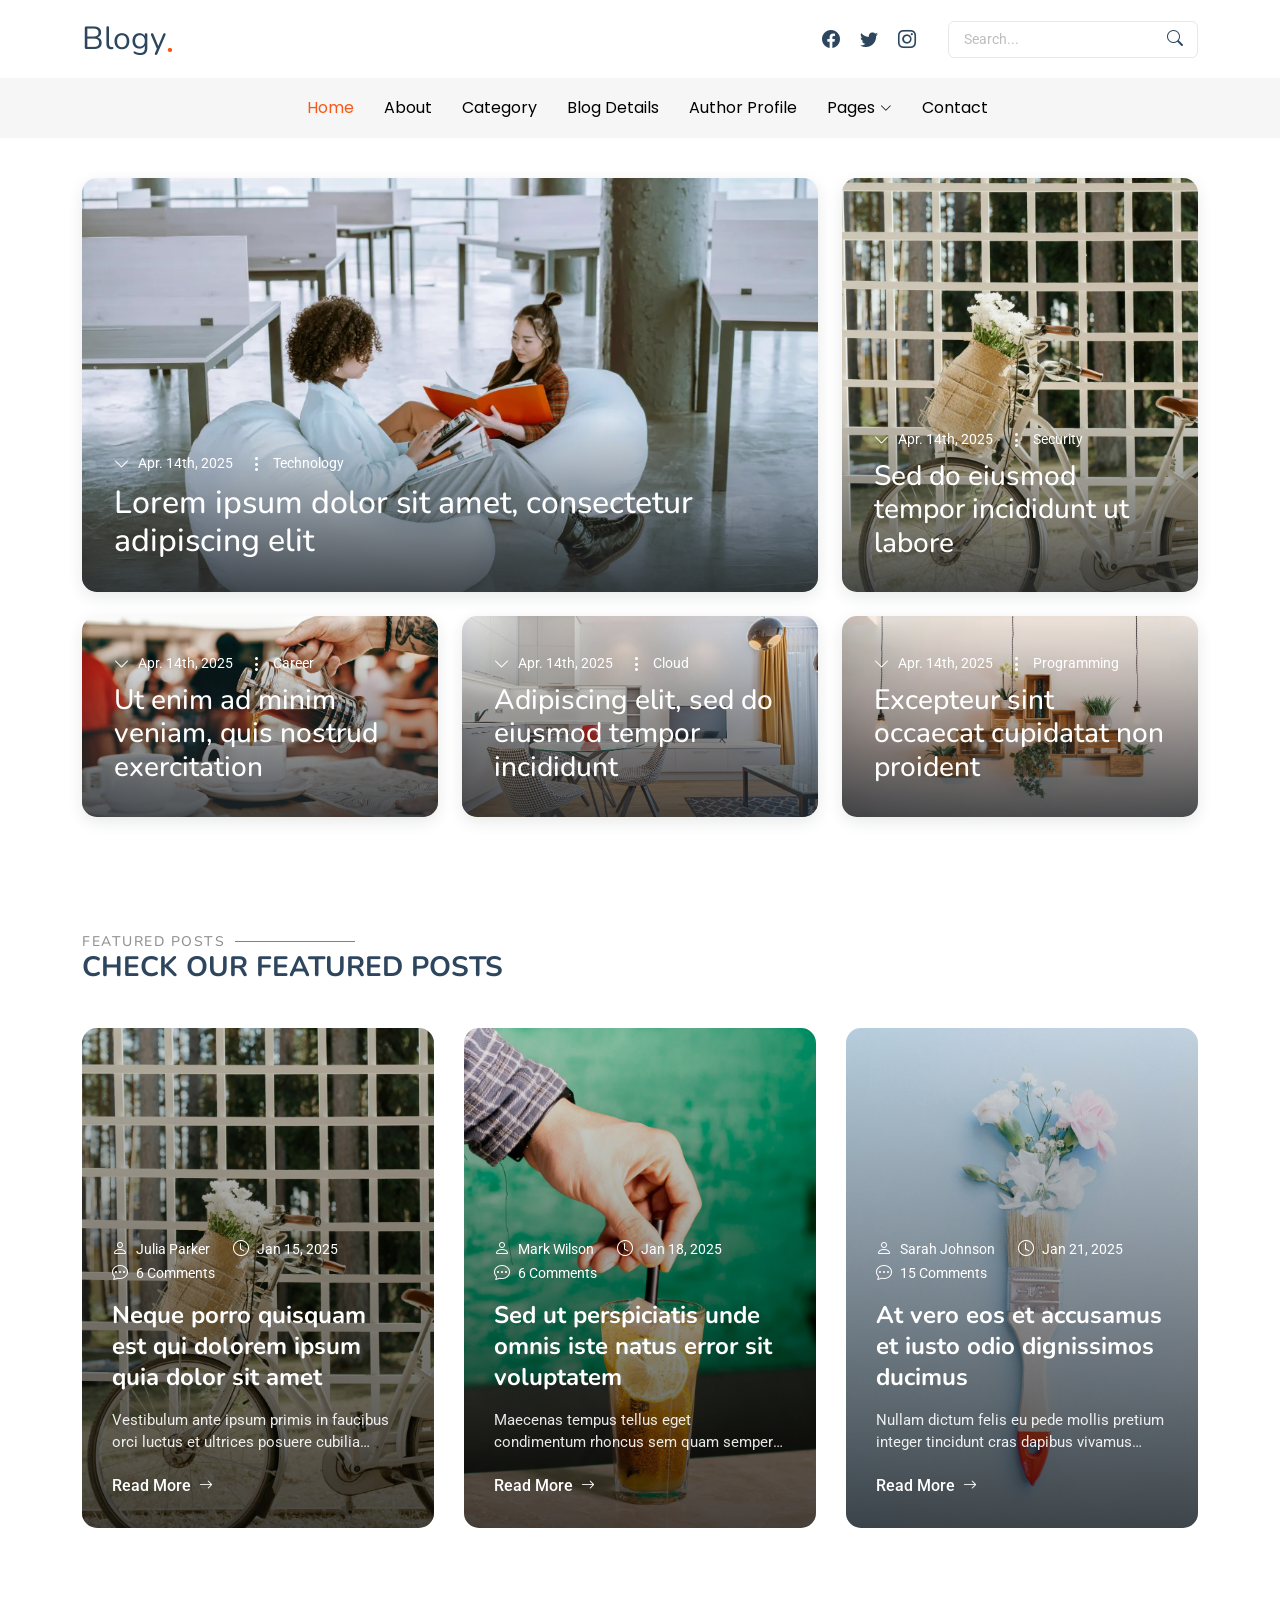
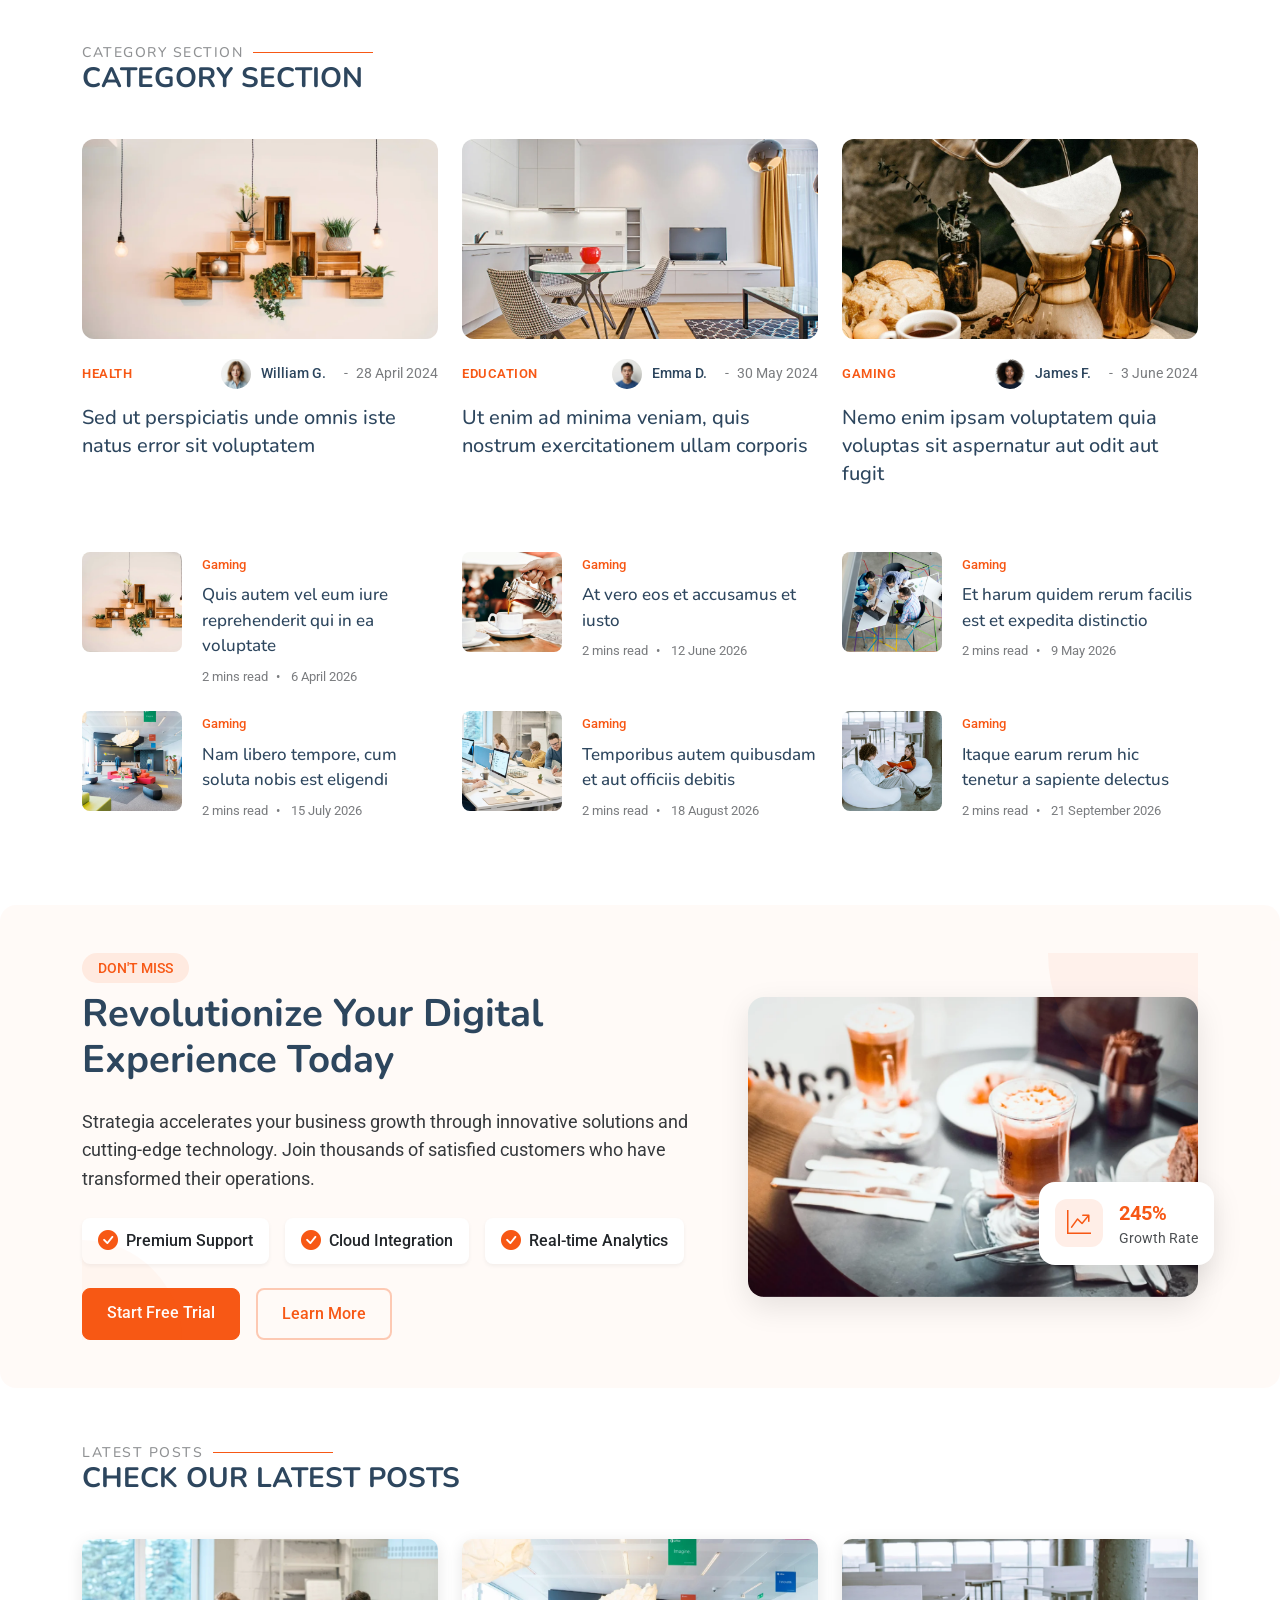
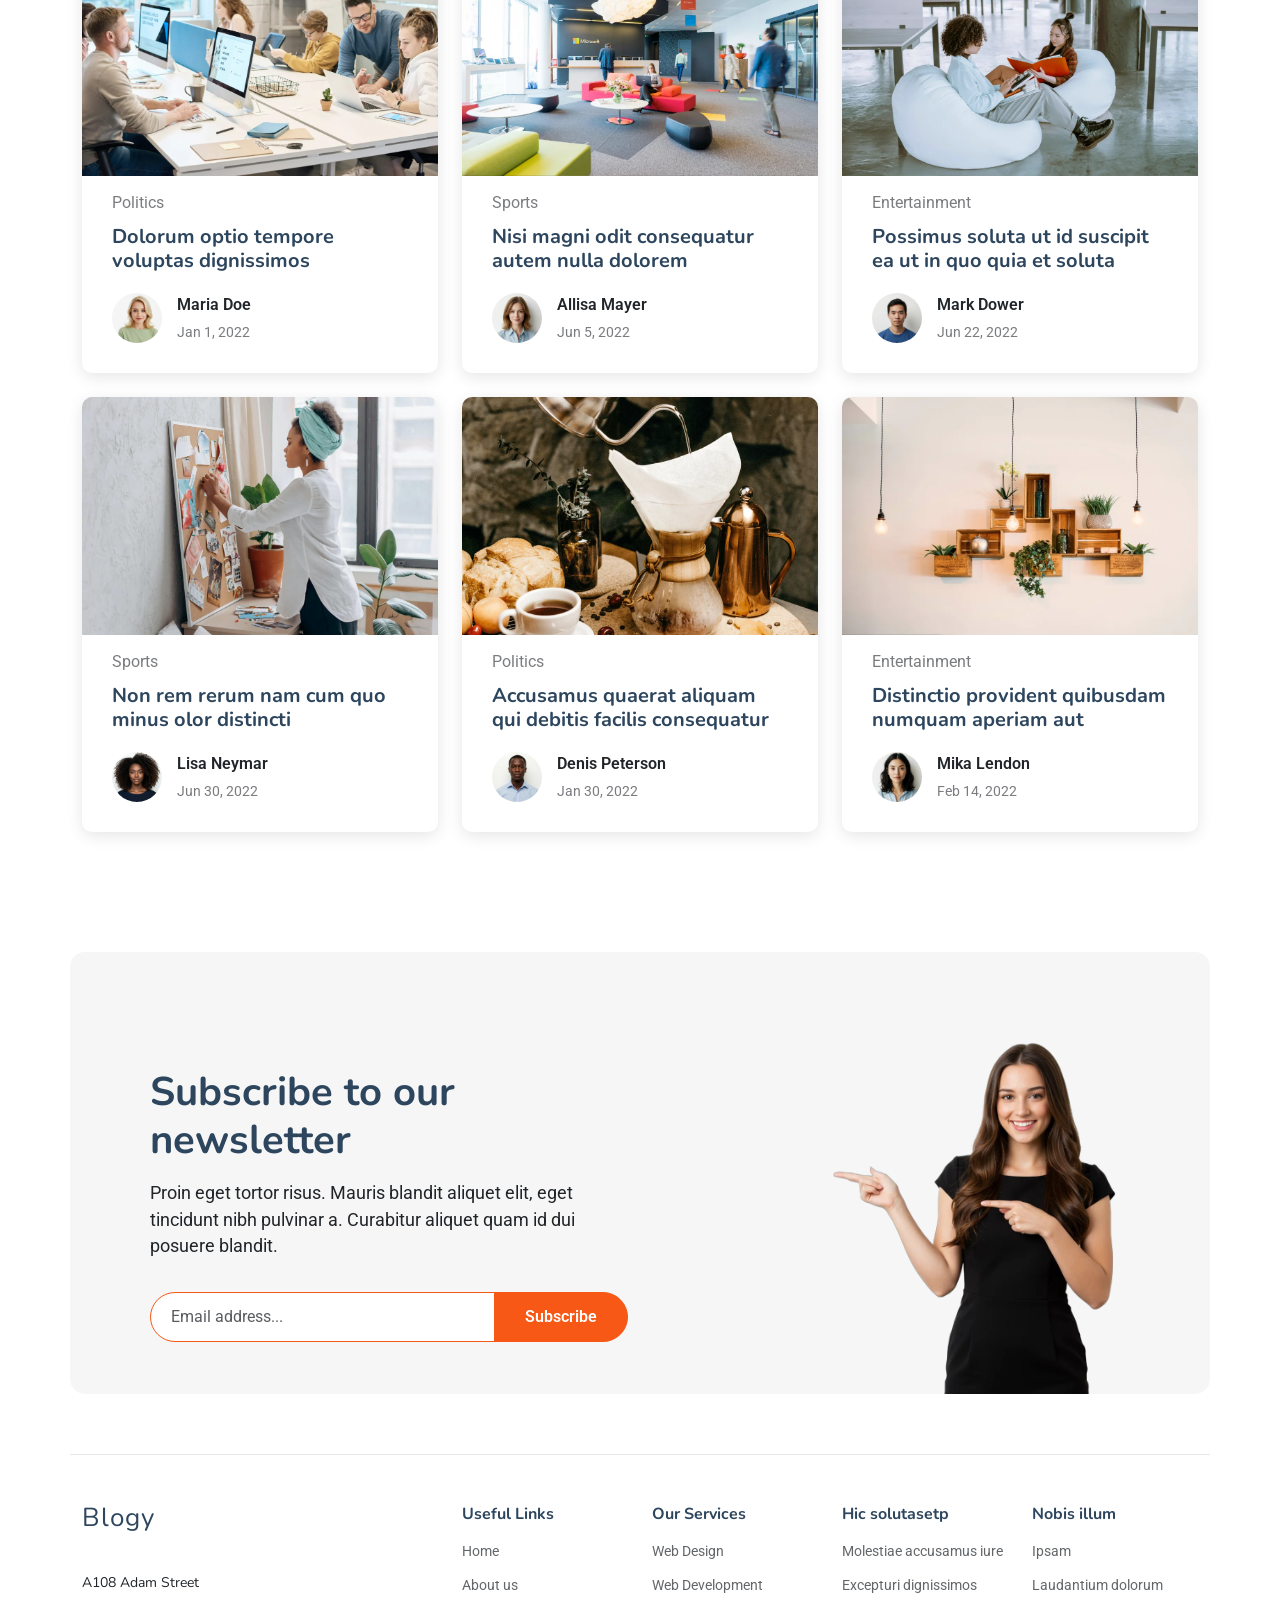
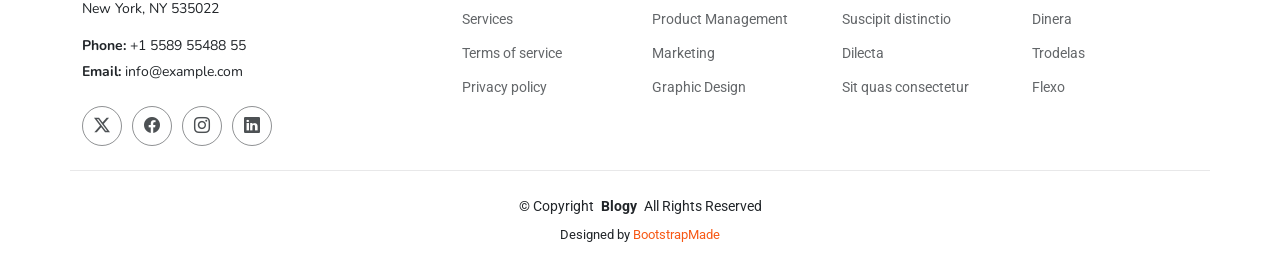
<file: Blogy/index.html>
<!DOCTYPE html>
<html lang="en">

<head>
  <meta charset="utf-8">
  <meta content="width=device-width, initial-scale=1.0" name="viewport">
  <title>Index - Blogy Bootstrap Template</title>
  <meta name="description" content="">
  <meta name="keywords" content="">

  <!-- Favicons -->
  <link href="assets/img/favicon.png" rel="icon">
  <link href="assets/img/apple-touch-icon.png" rel="apple-touch-icon">

  <!-- Fonts -->
  <link href="https://fonts.googleapis.com" rel="preconnect">
  <link href="https://fonts.gstatic.com" rel="preconnect" crossorigin>
  <link href="https://fonts.googleapis.com/css2?family=Roboto:ital,wght@0,100;0,300;0,400;0,500;0,700;0,900;1,100;1,300;1,400;1,500;1,700;1,900&family=Poppins:ital,wght@0,100;0,200;0,300;0,400;0,500;0,600;0,700;0,800;0,900;1,100;1,200;1,300;1,400;1,500;1,600;1,700;1,800;1,900&family=Nunito:ital,wght@0,200;0,300;0,400;0,500;0,600;0,700;0,800;0,900;1,200;1,300;1,400;1,500;1,600;1,700;1,800;1,900&display=swap" rel="stylesheet">

  <!-- Vendor CSS Files -->
  <link href="assets/vendor/bootstrap/css/bootstrap.min.css" rel="stylesheet">
  <link href="assets/vendor/bootstrap-icons/bootstrap-icons.css" rel="stylesheet">
  <link href="assets/vendor/aos/aos.css" rel="stylesheet">
  <link href="assets/vendor/swiper/swiper-bundle.min.css" rel="stylesheet">
  <link href="assets/vendor/glightbox/css/glightbox.min.css" rel="stylesheet">

  <!-- Main CSS File -->
  <link href="assets/css/main.css" rel="stylesheet">

  <!-- =======================================================
  * Template Name: Blogy
  * Template URL: https://bootstrapmade.com/blogy-bootstrap-blog-template/
  * Updated: Feb 22 2025 with Bootstrap v5.3.3
  * Author: BootstrapMade.com
  * License: https://bootstrapmade.com/license/
  ======================================================== -->
</head>

<body class="index-page">

  <header id="header" class="header position-relative">
    <div class="container-fluid container-xl position-relative">

      <div class="top-row d-flex align-items-center justify-content-between">
        <a href="index.html" class="logo d-flex align-items-end">
          <!-- Uncomment the line below if you also wish to use an image logo -->
          <!-- <img src="assets/img/logo.webp" alt=""> -->
          <h1 class="sitename">Blogy</h1><span>.</span>
        </a>

        <div class="d-flex align-items-center">
          <div class="social-links">
            <a href="#" class="facebook"><i class="bi bi-facebook"></i></a>
            <a href="#" class="twitter"><i class="bi bi-twitter"></i></a>
            <a href="#" class="instagram"><i class="bi bi-instagram"></i></a>
          </div>

          <form class="search-form ms-4">
            <input type="text" placeholder="Search..." class="form-control">
            <button type="submit" class="btn"><i class="bi bi-search"></i></button>
          </form>
        </div>
      </div>

    </div>

    <div class="nav-wrap">
      <div class="container d-flex justify-content-center position-relative">
        <nav id="navmenu" class="navmenu">
          <ul>
            <li><a href="index.html" class="active">Home</a></li>
            <li><a href="about.html">About</a></li>
            <li><a href="category.html">Category</a></li>
            <li><a href="blog-details.html">Blog Details</a></li>
            <li><a href="author-profile.html">Author Profile</a></li>
            <li class="dropdown"><a href="#"><span>Pages</span> <i class="bi bi-chevron-down toggle-dropdown"></i></a>
              <ul>
                <li><a href="about.html">About</a></li>
                <li><a href="category.html">Category</a></li>
                <li><a href="blog-details.html">Blog Details</a></li>
                <li><a href="author-profile.html">Author Profile</a></li>
                <li><a href="search-results.html">Search Results</a></li>
                <li><a href="404.html">404 Not Found Page</a></li>

                <li class="dropdown"><a href="#"><span>Deep Dropdown</span> <i class="bi bi-chevron-down toggle-dropdown"></i></a>
                  <ul>
                    <li><a href="#">Deep Dropdown 1</a></li>
                    <li><a href="#">Deep Dropdown 2</a></li>
                    <li><a href="#">Deep Dropdown 3</a></li>
                    <li><a href="#">Deep Dropdown 4</a></li>
                    <li><a href="#">Deep Dropdown 5</a></li>
                  </ul>
                </li>
              </ul>
            </li>
            <li><a href="contact.html">Contact</a></li>
          </ul>
          <i class="mobile-nav-toggle d-xl-none bi bi-list"></i>
        </nav>
      </div>
    </div>

  </header>

  <main class="main">

    <!-- Blog Hero Section -->
    <section id="blog-hero" class="blog-hero section">

      <div class="container" data-aos="fade-up" data-aos-delay="100">

        <div class="blog-grid">

          <!-- Featured Post (Large) -->
          <article class="blog-item featured" data-aos="fade-up">
            <img src="assets/img/blog/blog-post-3.webp" alt="Blog Image" class="img-fluid">
            <div class="blog-content">
              <div class="post-meta">
                <span class="date">Apr. 14th, 2025</span>
                <span class="category">Technology</span>
              </div>
              <h2 class="post-title">
                <a href="blog-details.html" title="Lorem ipsum dolor sit amet, consectetur adipiscing elit">Lorem ipsum dolor sit amet, consectetur adipiscing elit</a>
              </h2>
            </div>
          </article><!-- End Featured Post -->

          <!-- Regular Posts -->
          <article class="blog-item" data-aos="fade-up" data-aos-delay="100">
            <img src="assets/img/blog/blog-post-portrait-1.webp" alt="Blog Image" class="img-fluid">
            <div class="blog-content">
              <div class="post-meta">
                <span class="date">Apr. 14th, 2025</span>
                <span class="category">Security</span>
              </div>
              <h3 class="post-title">
                <a href="blog-details.html" title="Sed do eiusmod tempor incididunt ut labore">Sed do eiusmod tempor incididunt ut labore</a>
              </h3>
            </div>
          </article><!-- End Blog Item -->

          <article class="blog-item" data-aos="fade-up" data-aos-delay="200">
            <img src="assets/img/blog/blog-post-9.webp" alt="Blog Image" class="img-fluid">
            <div class="blog-content">
              <div class="post-meta">
                <span class="date">Apr. 14th, 2025</span>
                <span class="category">Career</span>
              </div>
              <h3 class="post-title">
                <a href="blog-details.html" title="Ut enim ad minim veniam, quis nostrud exercitation">Ut enim ad minim veniam, quis nostrud exercitation</a>
              </h3>
            </div>
          </article><!-- End Blog Item -->

          <article class="blog-item" data-aos="fade-up" data-aos-delay="300">
            <img src="assets/img/blog/blog-post-7.webp" alt="Blog Image" class="img-fluid">
            <div class="blog-content">
              <div class="post-meta">
                <span class="date">Apr. 14th, 2025</span>
                <span class="category">Cloud</span>
              </div>
              <h3 class="post-title">
                <a href="blog-details.html" title="Adipiscing elit, sed do eiusmod tempor incididunt">Adipiscing elit, sed do eiusmod tempor incididunt</a>
              </h3>
            </div>
          </article><!-- End Blog Item -->

          <article class="blog-item" data-aos="fade-up" data-aos-delay="400">
            <img src="assets/img/blog/blog-post-6.webp" alt="Blog Image" class="img-fluid">
            <div class="blog-content">
              <div class="post-meta">
                <span class="date">Apr. 14th, 2025</span>
                <span class="category">Programming</span>
              </div>
              <h3 class="post-title">
                <a href="blog-details.html" title="Excepteur sint occaecat cupidatat non proident">Excepteur sint occaecat cupidatat non proident</a>
              </h3>
            </div>
          </article><!-- End Blog Item -->

        </div>

      </div>

    </section><!-- /Blog Hero Section -->

    <!-- Featured Posts Section -->
    <section id="featured-posts" class="featured-posts section">

      <!-- Section Title -->
      <div class="container section-title" data-aos="fade-up">
        <h2>Featured Posts</h2>
        <div><span>Check Our</span> <span class="description-title">Featured Posts</span></div>
      </div><!-- End Section Title -->

      <div class="container" data-aos="fade-up" data-aos-delay="100">

        <div class="blog-posts-slider swiper init-swiper">
          <script type="application/json" class="swiper-config">
            {
              "loop": true,
              "speed": 800,
              "autoplay": {
                "delay": 5000
              },
              "slidesPerView": 3,
              "spaceBetween": 30,
              "breakpoints": {
                "320": {
                  "slidesPerView": 1,
                  "spaceBetween": 20
                },
                "768": {
                  "slidesPerView": 2,
                  "spaceBetween": 20
                },
                "1200": {
                  "slidesPerView": 3,
                  "spaceBetween": 30
                }
              }
            }
          </script>

          <div class="swiper-wrapper">
            <div class="swiper-slide">
              <div class="blog-post-item">
                <img src="assets/img/blog/blog-post-portrait-1.webp" alt="Blog Image">
                <div class="blog-post-content">
                  <div class="post-meta">
                    <span><i class="bi bi-person"></i> Julia Parker</span>
                    <span><i class="bi bi-clock"></i> Jan 15, 2025</span>
                    <span><i class="bi bi-chat-dots"></i> 6 Comments</span>
                  </div>
                  <h2><a href="#">Neque porro quisquam est qui dolorem ipsum quia dolor sit amet</a></h2>
                  <p>Vestibulum ante ipsum primis in faucibus orci luctus et ultrices posuere cubilia Curae; Fusce porttitor metus eget lectus consequat, sit amet feugiat magna vulputate.</p>
                  <a href="#" class="read-more">Read More <i class="bi bi-arrow-right"></i></a>
                </div>
              </div>
            </div><!-- End slide item -->

            <div class="swiper-slide">
              <div class="blog-post-item">
                <img src="assets/img/blog/blog-post-portrait-2.webp" alt="Blog Image">
                <div class="blog-post-content">
                  <div class="post-meta">
                    <span><i class="bi bi-person"></i> Mark Wilson</span>
                    <span><i class="bi bi-clock"></i> Jan 18, 2025</span>
                    <span><i class="bi bi-chat-dots"></i> 6 Comments</span>
                  </div>
                  <h2><a href="#">Sed ut perspiciatis unde omnis iste natus error sit voluptatem</a></h2>
                  <p>Maecenas tempus tellus eget condimentum rhoncus sem quam semper libero sit amet adipiscing sem neque sed ipsum.</p>
                  <a href="#" class="read-more">Read More <i class="bi bi-arrow-right"></i></a>
                </div>
              </div>
            </div><!-- End slide item -->

            <div class="swiper-slide">
              <div class="blog-post-item">
                <img src="assets/img/blog/blog-post-portrait-3.webp" alt="Blog Image">
                <div class="blog-post-content">
                  <div class="post-meta">
                    <span><i class="bi bi-person"></i> Sarah Johnson</span>
                    <span><i class="bi bi-clock"></i> Jan 21, 2025</span>
                    <span><i class="bi bi-chat-dots"></i> 15 Comments</span>
                  </div>
                  <h2><a href="#">At vero eos et accusamus et iusto odio dignissimos ducimus</a></h2>
                  <p>Nullam dictum felis eu pede mollis pretium integer tincidunt cras dapibus vivamus elementum semper nisi.</p>
                  <a href="#" class="read-more">Read More <i class="bi bi-arrow-right"></i></a>
                </div>
              </div>
            </div><!-- End slide item -->

            <div class="swiper-slide">
              <div class="blog-post-item">
                <img src="assets/img/blog/blog-post-portrait-4.webp" alt="Blog Image">
                <div class="blog-post-content">
                  <div class="post-meta">
                    <span><i class="bi bi-person"></i> David Brown</span>
                    <span><i class="bi bi-clock"></i> Jan 24, 2025</span>
                    <span><i class="bi bi-chat-dots"></i> 10 Comments</span>
                  </div>
                  <h2><a href="#">Et harum quidem rerum facilis est et expedita distinctio</a></h2>
                  <p>Donec quam felis ultricies nec pellentesque eu pretium quis sem nulla consequat massa quis enim.</p>
                  <a href="#" class="read-more">Read More <i class="bi bi-arrow-right"></i></a>
                </div>
              </div>
            </div><!-- End slide item -->

            <div class="swiper-slide">
              <div class="blog-post-item">
                <img src="assets/img/blog/blog-post-portrait-5.webp" alt="Blog Image">
                <div class="blog-post-content">
                  <div class="post-meta">
                    <span><i class="bi bi-person"></i> Emma Davis</span>
                    <span><i class="bi bi-clock"></i> Jan 27, 2025</span>
                    <span><i class="bi bi-chat-dots"></i> 6 Comments</span>
                  </div>
                  <h2><a href="#">Nam libero tempore, cum soluta nobis est eligendi optio</a></h2>
                  <p>Aenean leo ligula porttitor eu consequat vitae eleifend ac enim aliquam lorem ante dapibus in viverra.</p>
                  <a href="#" class="read-more">Read More <i class="bi bi-arrow-right"></i></a>
                </div>
              </div>
            </div><!-- End slide item -->
          </div>

        </div>

      </div>

    </section><!-- /Featured Posts Section -->

    <!-- Category Section Section -->
    <section id="category-section" class="category-section section">

      <!-- Section Title -->
      <div class="container section-title" data-aos="fade-up">
        <h2>Category Section</h2>
        <div> <span class="description-title">Category Section</span></div>
      </div><!-- End Section Title -->

      <div class="container" data-aos="fade-up" data-aos-delay="100">
        <!-- Featured Posts -->
        <div class="row gy-4 mb-4">
          <div class="col-lg-4">
            <article class="featured-post">
              <div class="post-img">
                <img src="assets/img/blog/blog-post-6.webp" alt="" class="img-fluid" loading="lazy">
              </div>
              <div class="post-content">
                <div class="category-meta">
                  <span class="post-category">Health</span>
                  <div class="author-meta">
                    <img src="assets/img/person/person-f-13.webp" alt="" class="author-img">
                    <span class="author-name">William G.</span>
                    <span class="post-date">28 April 2024</span>
                  </div>
                </div>
                <h2 class="title">
                  <a href="blog-details.html">Sed ut perspiciatis unde omnis iste natus error sit voluptatem</a>
                </h2>
              </div>
            </article>
          </div>

          <div class="col-lg-4">
            <article class="featured-post">
              <div class="post-img">
                <img src="assets/img/blog/blog-post-7.webp" alt="" class="img-fluid" loading="lazy">
              </div>
              <div class="post-content">
                <div class="category-meta">
                  <span class="post-category">Education</span>
                  <div class="author-meta">
                    <img src="assets/img/person/person-m-10.webp" alt="" class="author-img">
                    <span class="author-name">Emma D.</span>
                    <span class="post-date">30 May 2024</span>
                  </div>
                </div>
                <h2 class="title">
                  <a href="blog-details.html">Ut enim ad minima veniam, quis nostrum exercitationem ullam corporis</a>
                </h2>
              </div>
            </article>
          </div>

          <div class="col-lg-4">
            <article class="featured-post">
              <div class="post-img">
                <img src="assets/img/blog/blog-post-5.webp" alt="" class="img-fluid" loading="lazy">
              </div>
              <div class="post-content">
                <div class="category-meta">
                  <span class="post-category">Gaming</span>
                  <div class="author-meta">
                    <img src="assets/img/person/person-f-14.webp" alt="" class="author-img">
                    <span class="author-name">James F.</span>
                    <span class="post-date">3 June 2024</span>
                  </div>
                </div>
                <h2 class="title">
                  <a href="blog-details.html">Nemo enim ipsam voluptatem quia voluptas sit aspernatur aut odit aut fugit</a>
                </h2>
              </div>
            </article>
          </div>
        </div>

        <!-- List Posts -->
        <div class="row">
          <div class="col-xl-4 col-lg-6">
            <article class="list-post">
              <div class="post-img">
                <img src="assets/img/blog/blog-post-6.webp" alt="" class="img-fluid" loading="lazy">
              </div>
              <div class="post-content">
                <div class="category-meta">
                  <span class="post-category">Gaming</span>
                </div>
                <h3 class="title">
                  <a href="blog-details.html">Quis autem vel eum iure reprehenderit qui in ea voluptate</a>
                </h3>
                <div class="post-meta">
                  <span class="read-time">2 mins read</span>
                  <span class="post-date">6 April 2026</span>
                </div>
              </div>
            </article>
          </div>

          <div class="col-xl-4 col-lg-6">
            <article class="list-post">
              <div class="post-img">
                <img src="assets/img/blog/blog-post-9.webp" alt="" class="img-fluid" loading="lazy">
              </div>
              <div class="post-content">
                <div class="category-meta">
                  <span class="post-category">Gaming</span>
                </div>
                <h3 class="title">
                  <a href="blog-details.html">At vero eos et accusamus et iusto</a>
                </h3>
                <div class="post-meta">
                  <span class="read-time">2 mins read</span>
                  <span class="post-date">12 June 2026</span>
                </div>
              </div>
            </article>
          </div>

          <div class="col-xl-4 col-lg-6">
            <article class="list-post">
              <div class="post-img">
                <img src="assets/img/blog/blog-post-10.webp" alt="" class="img-fluid" loading="lazy">
              </div>
              <div class="post-content">
                <div class="category-meta">
                  <span class="post-category">Gaming</span>
                </div>
                <h3 class="title">
                  <a href="blog-details.html">Et harum quidem rerum facilis est et expedita distinctio</a>
                </h3>
                <div class="post-meta">
                  <span class="read-time">2 mins read</span>
                  <span class="post-date">9 May 2026</span>
                </div>
              </div>
            </article>
          </div>

          <div class="col-xl-4 col-lg-6">
            <article class="list-post">
              <div class="post-img">
                <img src="assets/img/blog/blog-post-2.webp" alt="" class="img-fluid" loading="lazy">
              </div>
              <div class="post-content">
                <div class="category-meta">
                  <span class="post-category">Gaming</span>
                </div>
                <h3 class="title">
                  <a href="blog-details.html">Nam libero tempore, cum soluta nobis est eligendi</a>
                </h3>
                <div class="post-meta">
                  <span class="read-time">2 mins read</span>
                  <span class="post-date">15 July 2026</span>
                </div>
              </div>
            </article>
          </div>

          <div class="col-xl-4 col-lg-6">
            <article class="list-post">
              <div class="post-img">
                <img src="assets/img/blog/blog-post-1.webp" alt="" class="img-fluid" loading="lazy">
              </div>
              <div class="post-content">
                <div class="category-meta">
                  <span class="post-category">Gaming</span>
                </div>
                <h3 class="title">
                  <a href="blog-details.html">Temporibus autem quibusdam et aut officiis debitis</a>
                </h3>
                <div class="post-meta">
                  <span class="read-time">2 mins read</span>
                  <span class="post-date">18 August 2026</span>
                </div>
              </div>
            </article>
          </div>

          <div class="col-xl-4 col-lg-6">
            <article class="list-post">
              <div class="post-img">
                <img src="assets/img/blog/blog-post-3.webp" alt="" class="img-fluid" loading="lazy">
              </div>
              <div class="post-content">
                <div class="category-meta">
                  <span class="post-category">Gaming</span>
                </div>
                <h3 class="title">
                  <a href="blog-details.html">Itaque earum rerum hic tenetur a sapiente delectus</a>
                </h3>
                <div class="post-meta">
                  <span class="read-time">2 mins read</span>
                  <span class="post-date">21 September 2026</span>
                </div>
              </div>
            </article>
          </div>
        </div>
      </div>

    </section><!-- /Category Section Section -->

    <!-- Call To Action 2 Section -->
    <section id="call-to-action-2" class="call-to-action-2 section">

      <div class="container" data-aos="fade-up" data-aos-delay="100">

        <div class="advertise-1 d-flex flex-column flex-lg-row gap-4 align-items-center position-relative">

          <div class="content-left flex-grow-1" data-aos="fade-right" data-aos-delay="200">
            <span class="badge text-uppercase mb-2">Don't Miss</span>
            <h2>Revolutionize Your Digital Experience Today</h2>
            <p class="my-4">Strategia accelerates your business growth through innovative solutions and cutting-edge technology. Join thousands of satisfied customers who have transformed their operations.</p>

            <div class="features d-flex flex-wrap gap-3 mb-4">
              <div class="feature-item">
                <i class="bi bi-check-circle-fill"></i>
                <span>Premium Support</span>
              </div>
              <div class="feature-item">
                <i class="bi bi-check-circle-fill"></i>
                <span>Cloud Integration</span>
              </div>
              <div class="feature-item">
                <i class="bi bi-check-circle-fill"></i>
                <span>Real-time Analytics</span>
              </div>
            </div>

            <div class="cta-buttons d-flex flex-wrap gap-3">
              <a href="#" class="btn btn-primary">Start Free Trial</a>
              <a href="#" class="btn btn-outline">Learn More</a>
            </div>
          </div>

          <div class="content-right position-relative" data-aos="fade-left" data-aos-delay="300">
            <img src="assets/img/misc/misc-1.webp" alt="Digital Platform" class="img-fluid rounded-4">
            <div class="floating-card">
              <div class="card-icon">
                <i class="bi bi-graph-up-arrow"></i>
              </div>
              <div class="card-content">
                <span class="stats-number">245%</span>
                <span class="stats-text">Growth Rate</span>
              </div>
            </div>
          </div>

          <div class="decoration">
            <div class="circle-1"></div>
            <div class="circle-2"></div>
          </div>

        </div>

      </div>

    </section><!-- /Call To Action 2 Section -->

    <!-- Latest Posts Section -->
    <section id="latest-posts" class="latest-posts section">

      <!-- Section Title -->
      <div class="container section-title" data-aos="fade-up">
        <h2>Latest Posts</h2>
        <div><span>Check Our</span> <span class="description-title">Latest Posts</span></div>
      </div><!-- End Section Title -->

      <div class="container" data-aos="fade-up" data-aos-delay="100">
        <div class="row gy-4">

          <div class="col-lg-4">
            <article>

              <div class="post-img">
                <img src="assets/img/blog/blog-post-1.webp" alt="" class="img-fluid">
              </div>

              <p class="post-category">Politics</p>

              <h2 class="title">
                <a href="blog-details.html">Dolorum optio tempore voluptas dignissimos</a>
              </h2>

              <div class="d-flex align-items-center">
                <img src="assets/img/person/person-f-12.webp" alt="" class="img-fluid post-author-img flex-shrink-0">
                <div class="post-meta">
                  <p class="post-author">Maria Doe</p>
                  <p class="post-date">
                    <time datetime="2022-01-01">Jan 1, 2022</time>
                  </p>
                </div>
              </div>

            </article>
          </div><!-- End post list item -->

          <div class="col-lg-4">
            <article>

              <div class="post-img">
                <img src="assets/img/blog/blog-post-2.webp" alt="" class="img-fluid">
              </div>

              <p class="post-category">Sports</p>

              <h2 class="title">
                <a href="blog-details.html">Nisi magni odit consequatur autem nulla dolorem</a>
              </h2>

              <div class="d-flex align-items-center">
                <img src="assets/img/person/person-f-13.webp" alt="" class="img-fluid post-author-img flex-shrink-0">
                <div class="post-meta">
                  <p class="post-author">Allisa Mayer</p>
                  <p class="post-date">
                    <time datetime="2022-01-01">Jun 5, 2022</time>
                  </p>
                </div>
              </div>

            </article>
          </div><!-- End post list item -->

          <div class="col-lg-4">
            <article>

              <div class="post-img">
                <img src="assets/img/blog/blog-post-3.webp" alt="" class="img-fluid">
              </div>

              <p class="post-category">Entertainment</p>

              <h2 class="title">
                <a href="blog-details.html">Possimus soluta ut id suscipit ea ut in quo quia et soluta</a>
              </h2>

              <div class="d-flex align-items-center">
                <img src="assets/img/person/person-m-10.webp" alt="" class="img-fluid post-author-img flex-shrink-0">
                <div class="post-meta">
                  <p class="post-author">Mark Dower</p>
                  <p class="post-date">
                    <time datetime="2022-01-01">Jun 22, 2022</time>
                  </p>
                </div>
              </div>

            </article>
          </div><!-- End post list item -->

          <div class="col-lg-4">
            <article>

              <div class="post-img">
                <img src="assets/img/blog/blog-post-4.webp" alt="" class="img-fluid">
              </div>

              <p class="post-category">Sports</p>

              <h2 class="title">
                <a href="blog-details.html">Non rem rerum nam cum quo minus olor distincti</a>
              </h2>

              <div class="d-flex align-items-center">
                <img src="assets/img/person/person-f-14.webp" alt="" class="img-fluid post-author-img flex-shrink-0">
                <div class="post-meta">
                  <p class="post-author">Lisa Neymar</p>
                  <p class="post-date">
                    <time datetime="2022-01-01">Jun 30, 2022</time>
                  </p>
                </div>
              </div>

            </article>
          </div><!-- End post list item -->

          <div class="col-lg-4">
            <article>

              <div class="post-img">
                <img src="assets/img/blog/blog-post-5.webp" alt="" class="img-fluid">
              </div>

              <p class="post-category">Politics</p>

              <h2 class="title">
                <a href="blog-details.html">Accusamus quaerat aliquam qui debitis facilis consequatur</a>
              </h2>

              <div class="d-flex align-items-center">
                <img src="assets/img/person/person-m-11.webp" alt="" class="img-fluid post-author-img flex-shrink-0">
                <div class="post-meta">
                  <p class="post-author">Denis Peterson</p>
                  <p class="post-date">
                    <time datetime="2022-01-01">Jan 30, 2022</time>
                  </p>
                </div>
              </div>

            </article>
          </div><!-- End post list item -->

          <div class="col-lg-4">
            <article>

              <div class="post-img">
                <img src="assets/img/blog/blog-post-6.webp" alt="" class="img-fluid">
              </div>

              <p class="post-category">Entertainment</p>

              <h2 class="title">
                <a href="blog-details.html">Distinctio provident quibusdam numquam aperiam aut</a>
              </h2>

              <div class="d-flex align-items-center">
                <img src="assets/img/person/person-f-15.webp" alt="" class="img-fluid post-author-img flex-shrink-0">
                <div class="post-meta">
                  <p class="post-author">Mika Lendon</p>
                  <p class="post-date">
                    <time datetime="2022-01-01">Feb 14, 2022</time>
                  </p>
                </div>
              </div>

            </article>
          </div><!-- End post list item -->

        </div>
      </div>

    </section><!-- /Latest Posts Section -->

    <!-- Call To Action Section -->
    <section id="call-to-action" class="call-to-action section">
      <div class="container" data-aos="fade-up" data-aos-delay="100">
        <div class="row gy-4 justify-content-between align-items-center">
          <div class="col-lg-6">
            <div class="cta-content" data-aos="fade-up" data-aos-delay="200">
              <h2>Subscribe to our newsletter</h2>
              <p>Proin eget tortor risus. Mauris blandit aliquet elit, eget tincidunt nibh pulvinar a. Curabitur aliquet quam id dui posuere blandit.</p>
              <form action="forms/newsletter.php" method="post" class="php-email-form cta-form" data-aos="fade-up" data-aos-delay="300">
                <div class="input-group mb-3">
                  <input type="email" class="form-control" placeholder="Email address..." aria-label="Email address" aria-describedby="button-subscribe">
                  <button class="btn btn-primary" type="submit" id="button-subscribe">Subscribe</button>
                </div>
                <div class="loading">Loading</div>
                <div class="error-message"></div>
                <div class="sent-message">Your subscription request has been sent. Thank you!</div>
              </form>
            </div>
          </div>
          <div class="col-lg-4">
            <div class="cta-image" data-aos="zoom-out" data-aos-delay="200">
              <img src="assets/img/cta/cta-1.webp" alt="" class="img-fluid">
            </div>
          </div>
        </div>
      </div>
    </section><!-- /Call To Action Section -->

  </main>

  <footer id="footer" class="footer">

    <div class="container footer-top">
      <div class="row gy-4">
        <div class="col-lg-4 col-md-6 footer-about">
          <a href="index.html" class="logo d-flex align-items-center">
            <span class="sitename">Blogy</span>
          </a>
          <div class="footer-contact pt-3">
            <p>A108 Adam Street</p>
            <p>New York, NY 535022</p>
            <p class="mt-3"><strong>Phone:</strong> <span>+1 5589 55488 55</span></p>
            <p><strong>Email:</strong> <span>info@example.com</span></p>
          </div>
          <div class="social-links d-flex mt-4">
            <a href=""><i class="bi bi-twitter-x"></i></a>
            <a href=""><i class="bi bi-facebook"></i></a>
            <a href=""><i class="bi bi-instagram"></i></a>
            <a href=""><i class="bi bi-linkedin"></i></a>
          </div>
        </div>

        <div class="col-lg-2 col-md-3 footer-links">
          <h4>Useful Links</h4>
          <ul>
            <li><a href="#">Home</a></li>
            <li><a href="#">About us</a></li>
            <li><a href="#">Services</a></li>
            <li><a href="#">Terms of service</a></li>
            <li><a href="#">Privacy policy</a></li>
          </ul>
        </div>

        <div class="col-lg-2 col-md-3 footer-links">
          <h4>Our Services</h4>
          <ul>
            <li><a href="#">Web Design</a></li>
            <li><a href="#">Web Development</a></li>
            <li><a href="#">Product Management</a></li>
            <li><a href="#">Marketing</a></li>
            <li><a href="#">Graphic Design</a></li>
          </ul>
        </div>

        <div class="col-lg-2 col-md-3 footer-links">
          <h4>Hic solutasetp</h4>
          <ul>
            <li><a href="#">Molestiae accusamus iure</a></li>
            <li><a href="#">Excepturi dignissimos</a></li>
            <li><a href="#">Suscipit distinctio</a></li>
            <li><a href="#">Dilecta</a></li>
            <li><a href="#">Sit quas consectetur</a></li>
          </ul>
        </div>

        <div class="col-lg-2 col-md-3 footer-links">
          <h4>Nobis illum</h4>
          <ul>
            <li><a href="#">Ipsam</a></li>
            <li><a href="#">Laudantium dolorum</a></li>
            <li><a href="#">Dinera</a></li>
            <li><a href="#">Trodelas</a></li>
            <li><a href="#">Flexo</a></li>
          </ul>
        </div>

      </div>
    </div>

    <div class="container copyright text-center mt-4">
      <p>© <span>Copyright</span> <strong class="px-1 sitename">Blogy</strong> <span>All Rights Reserved</span></p>
      <div class="credits">
        <!-- All the links in the footer should remain intact. -->
        <!-- You can delete the links only if you've purchased the pro version. -->
        <!-- Licensing information: https://bootstrapmade.com/license/ -->
        <!-- Purchase the pro version with working PHP/AJAX contact form: [buy-url] -->
        Designed by <a href="https://bootstrapmade.com/">BootstrapMade</a>
      </div>
    </div>

  </footer>

  <!-- Scroll Top -->
  <a href="#" id="scroll-top" class="scroll-top d-flex align-items-center justify-content-center"><i class="bi bi-arrow-up-short"></i></a>

  <!-- Preloader -->
  <div id="preloader"></div>

  <!-- Vendor JS Files -->
  <script src="assets/vendor/bootstrap/js/bootstrap.bundle.min.js"></script>
  <script src="assets/vendor/php-email-form/validate.js"></script>
  <script src="assets/vendor/aos/aos.js"></script>
  <script src="assets/vendor/swiper/swiper-bundle.min.js"></script>
  <script src="assets/vendor/purecounter/purecounter_vanilla.js"></script>
  <script src="assets/vendor/glightbox/js/glightbox.min.js"></script>

  <!-- Main JS File -->
  <script src="assets/js/main.js"></script>

</body>

</html>
</file>
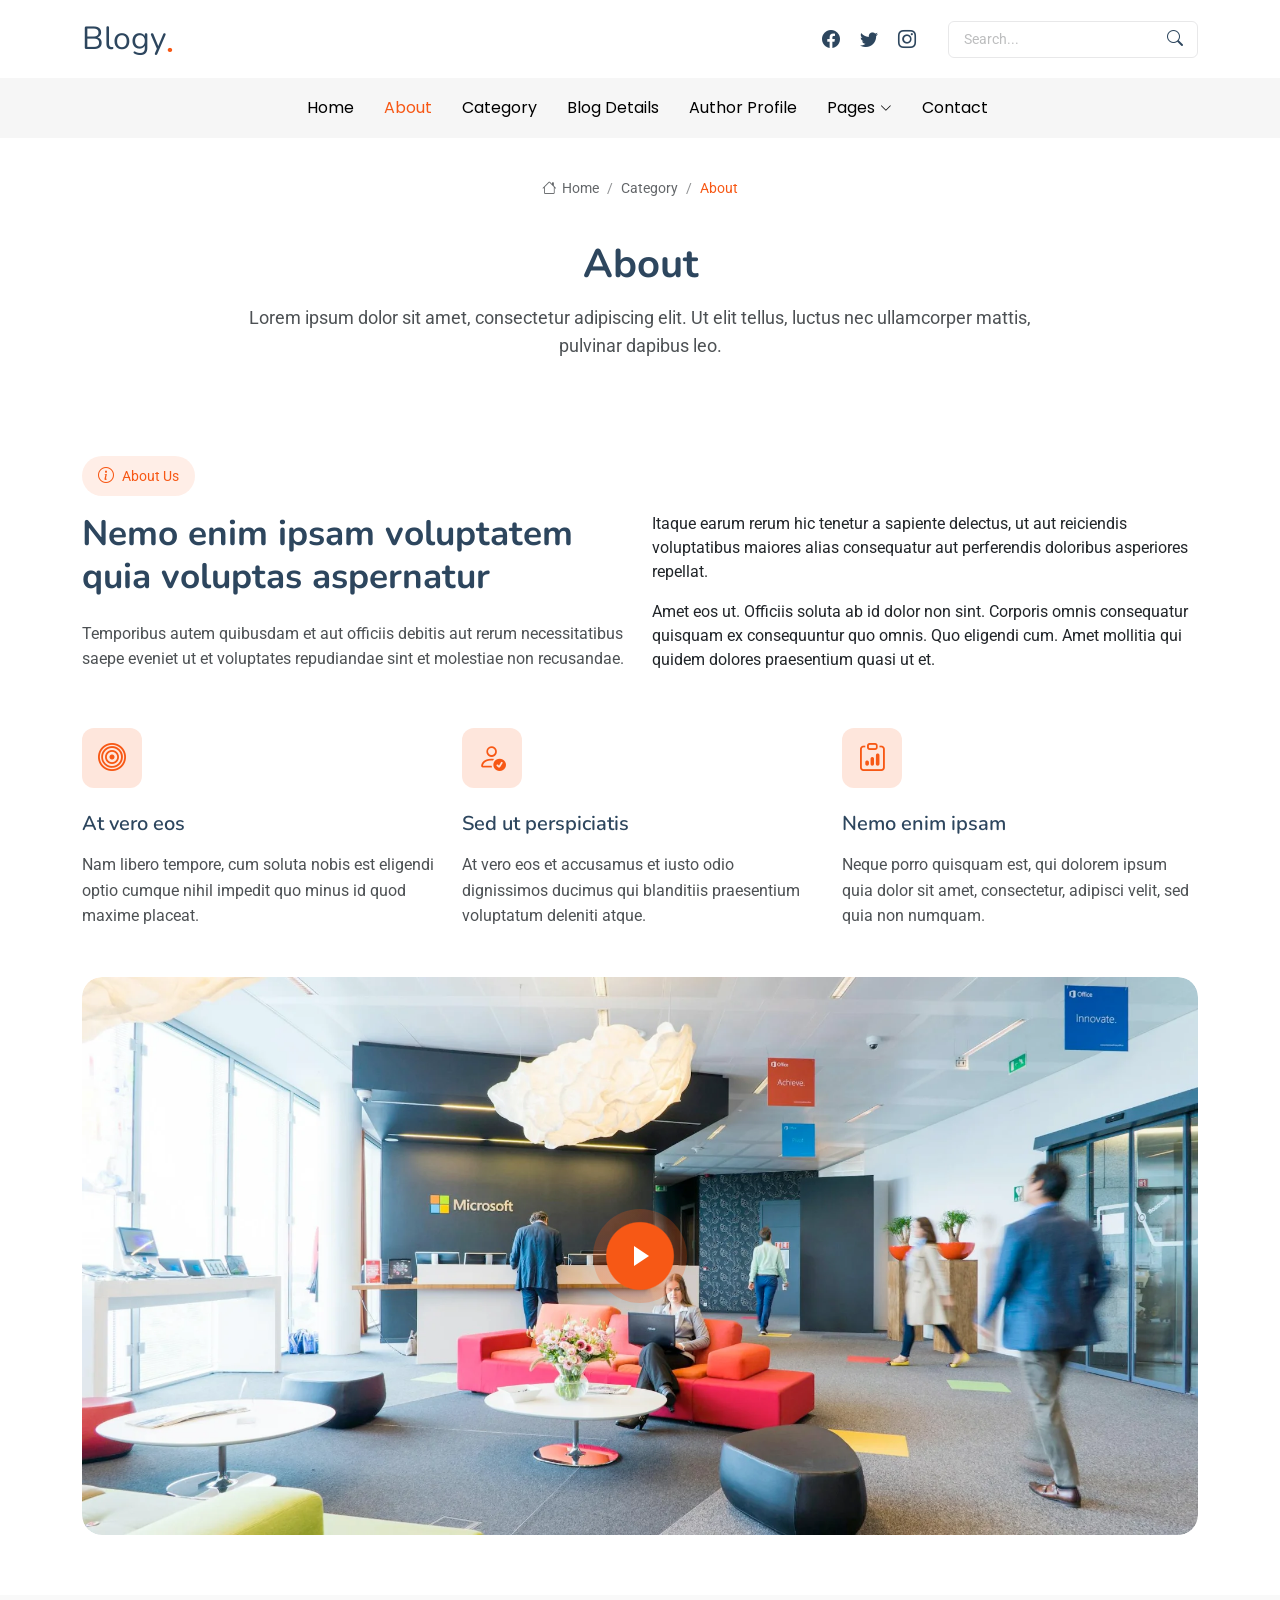
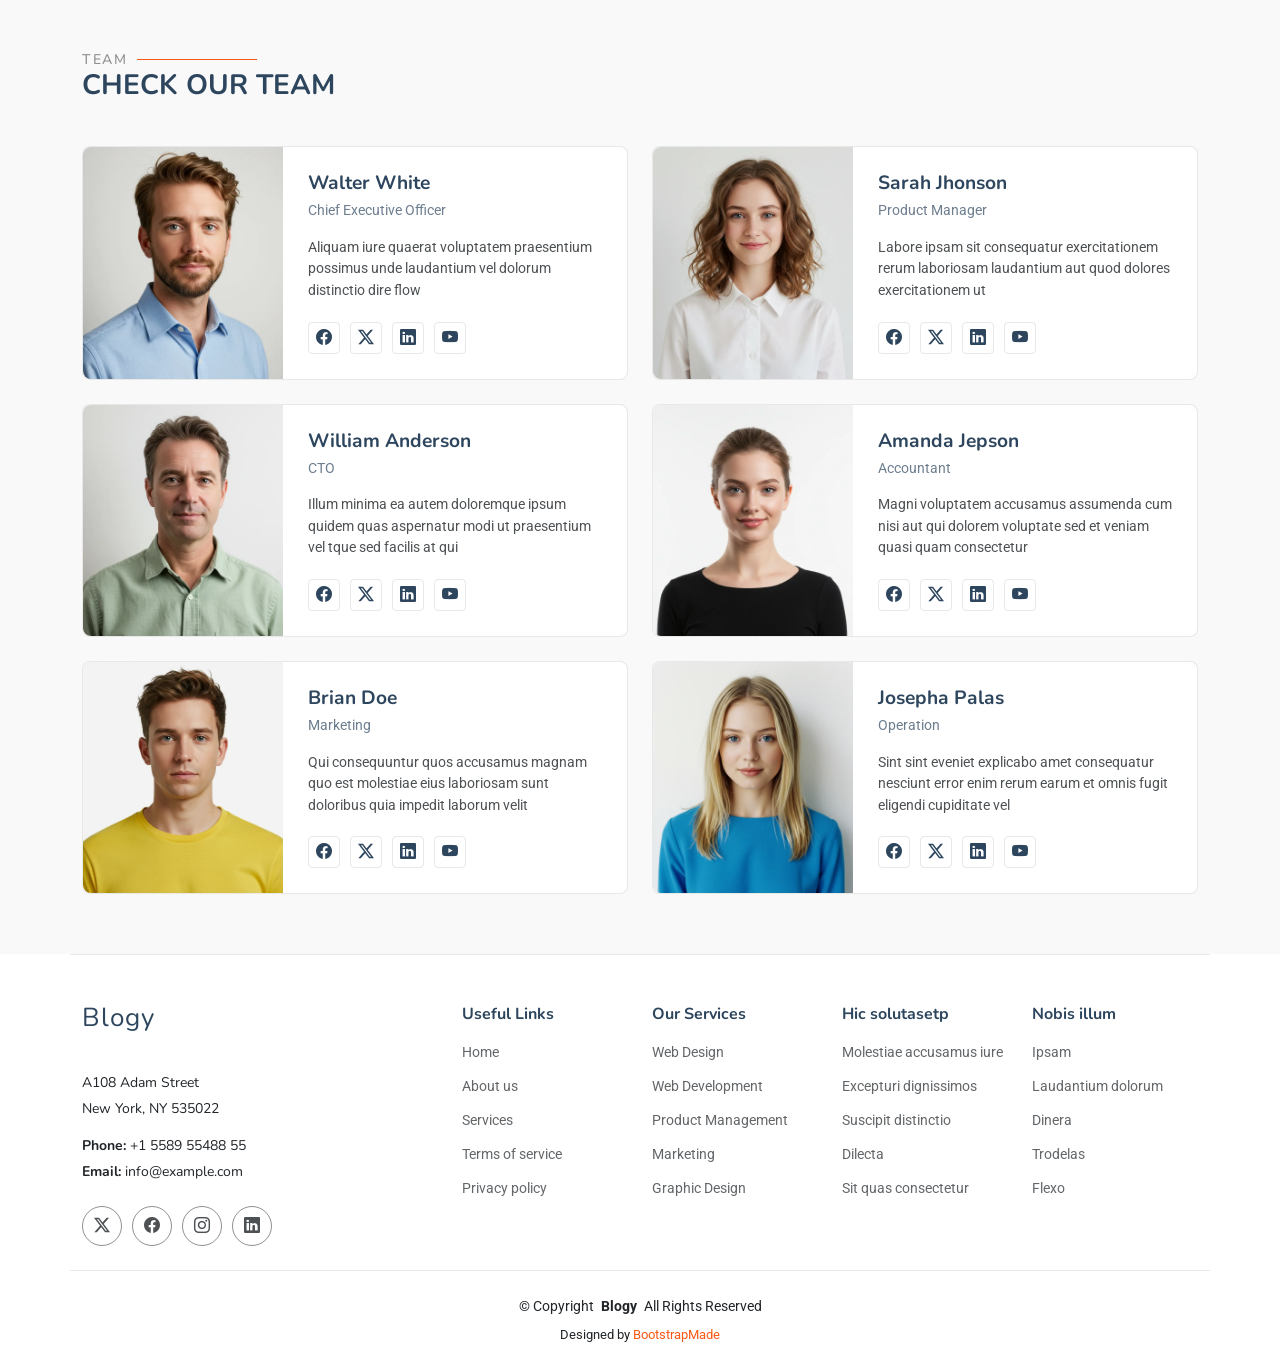
<file: Blogy/about.html>
<!DOCTYPE html>
<html lang="en">

<head>
  <meta charset="utf-8">
  <meta content="width=device-width, initial-scale=1.0" name="viewport">
  <title>About - Blogy Bootstrap Template</title>
  <meta name="description" content="">
  <meta name="keywords" content="">

  <!-- Favicons -->
  <link href="assets/img/favicon.png" rel="icon">
  <link href="assets/img/apple-touch-icon.png" rel="apple-touch-icon">

  <!-- Fonts -->
  <link href="https://fonts.googleapis.com" rel="preconnect">
  <link href="https://fonts.gstatic.com" rel="preconnect" crossorigin>
  <link href="https://fonts.googleapis.com/css2?family=Roboto:ital,wght@0,100;0,300;0,400;0,500;0,700;0,900;1,100;1,300;1,400;1,500;1,700;1,900&family=Poppins:ital,wght@0,100;0,200;0,300;0,400;0,500;0,600;0,700;0,800;0,900;1,100;1,200;1,300;1,400;1,500;1,600;1,700;1,800;1,900&family=Nunito:ital,wght@0,200;0,300;0,400;0,500;0,600;0,700;0,800;0,900;1,200;1,300;1,400;1,500;1,600;1,700;1,800;1,900&display=swap" rel="stylesheet">

  <!-- Vendor CSS Files -->
  <link href="assets/vendor/bootstrap/css/bootstrap.min.css" rel="stylesheet">
  <link href="assets/vendor/bootstrap-icons/bootstrap-icons.css" rel="stylesheet">
  <link href="assets/vendor/aos/aos.css" rel="stylesheet">
  <link href="assets/vendor/swiper/swiper-bundle.min.css" rel="stylesheet">
  <link href="assets/vendor/glightbox/css/glightbox.min.css" rel="stylesheet">

  <!-- Main CSS File -->
  <link href="assets/css/main.css" rel="stylesheet">

  <!-- =======================================================
  * Template Name: Blogy
  * Template URL: https://bootstrapmade.com/blogy-bootstrap-blog-template/
  * Updated: Feb 22 2025 with Bootstrap v5.3.3
  * Author: BootstrapMade.com
  * License: https://bootstrapmade.com/license/
  ======================================================== -->
</head>

<body class="about-page">

  <header id="header" class="header position-relative">
    <div class="container-fluid container-xl position-relative">

      <div class="top-row d-flex align-items-center justify-content-between">
        <a href="index.html" class="logo d-flex align-items-end">
          <!-- Uncomment the line below if you also wish to use an image logo -->
          <!-- <img src="assets/img/logo.webp" alt=""> -->
          <h1 class="sitename">Blogy</h1><span>.</span>
        </a>

        <div class="d-flex align-items-center">
          <div class="social-links">
            <a href="#" class="facebook"><i class="bi bi-facebook"></i></a>
            <a href="#" class="twitter"><i class="bi bi-twitter"></i></a>
            <a href="#" class="instagram"><i class="bi bi-instagram"></i></a>
          </div>

          <form class="search-form ms-4">
            <input type="text" placeholder="Search..." class="form-control">
            <button type="submit" class="btn"><i class="bi bi-search"></i></button>
          </form>
        </div>
      </div>

    </div>

    <div class="nav-wrap">
      <div class="container d-flex justify-content-center position-relative">
        <nav id="navmenu" class="navmenu">
          <ul>
            <li><a href="index.html">Home</a></li>
            <li><a href="about.html" class="active">About</a></li>
            <li><a href="category.html">Category</a></li>
            <li><a href="blog-details.html">Blog Details</a></li>
            <li><a href="author-profile.html">Author Profile</a></li>
            <li class="dropdown"><a href="#"><span>Pages</span> <i class="bi bi-chevron-down toggle-dropdown"></i></a>
              <ul>
                <li><a href="about.html" class="active">About</a></li>
                <li><a href="category.html">Category</a></li>
                <li><a href="blog-details.html">Blog Details</a></li>
                <li><a href="author-profile.html">Author Profile</a></li>
                <li><a href="search-results.html">Search Results</a></li>
                <li><a href="404.html">404 Not Found Page</a></li>

                <li class="dropdown"><a href="#"><span>Deep Dropdown</span> <i class="bi bi-chevron-down toggle-dropdown"></i></a>
                  <ul>
                    <li><a href="#">Deep Dropdown 1</a></li>
                    <li><a href="#">Deep Dropdown 2</a></li>
                    <li><a href="#">Deep Dropdown 3</a></li>
                    <li><a href="#">Deep Dropdown 4</a></li>
                    <li><a href="#">Deep Dropdown 5</a></li>
                  </ul>
                </li>
              </ul>
            </li>
            <li><a href="contact.html">Contact</a></li>
          </ul>
          <i class="mobile-nav-toggle d-xl-none bi bi-list"></i>
        </nav>
      </div>
    </div>

  </header>

  <main class="main">

    <!-- Page Title -->
    <div class="page-title">
      <div class="breadcrumbs">
        <nav aria-label="breadcrumb">
          <ol class="breadcrumb">
            <li class="breadcrumb-item"><a href="#"><i class="bi bi-house"></i> Home</a></li>
            <li class="breadcrumb-item"><a href="#">Category</a></li>
            <li class="breadcrumb-item active current">About</li>
          </ol>
        </nav>
      </div>

      <div class="title-wrapper">
        <h1>About</h1>
        <p>Lorem ipsum dolor sit amet, consectetur adipiscing elit. Ut elit tellus, luctus nec ullamcorper mattis, pulvinar dapibus leo.</p>
      </div>
    </div><!-- End Page Title -->

    <!-- About Section -->
    <section id="about" class="about section">

      <div class="container" data-aos="fade-up" data-aos-delay="100">

        <span class="section-badge"><i class="bi bi-info-circle"></i> About Us</span>
        <div class="row">
          <div class="col-lg-6">
            <h2 class="about-title">Nemo enim ipsam voluptatem quia voluptas aspernatur</h2>
            <p class="about-description">Temporibus autem quibusdam et aut officiis debitis aut rerum necessitatibus saepe eveniet ut et voluptates repudiandae sint et molestiae non recusandae.</p>
          </div>
          <div class="col-lg-6">
            <p class="about-text">Itaque earum rerum hic tenetur a sapiente delectus, ut aut reiciendis voluptatibus maiores alias consequatur aut perferendis doloribus asperiores repellat.</p>
            <p class="about-text">Amet eos ut. Officiis soluta ab id dolor non sint. Corporis omnis consequatur quisquam ex consequuntur quo omnis. Quo eligendi cum. Amet mollitia qui quidem dolores praesentium quasi ut et.</p>
          </div>
        </div>

        <div class="row features-boxes gy-4 mt-3">
          <div class="col-lg-4" data-aos="fade-up" data-aos-delay="200">
            <div class="feature-box">
              <div class="icon-box">
                <i class="bi bi-bullseye"></i>
              </div>
              <h3><a href="#" class="stretched-link">At vero eos</a></h3>
              <p>Nam libero tempore, cum soluta nobis est eligendi optio cumque nihil impedit quo minus id quod maxime placeat.</p>
            </div>
          </div>

          <div class="col-lg-4" data-aos="fade-up" data-aos-delay="300">
            <div class="feature-box">
              <div class="icon-box">
                <i class="bi bi-person-check"></i>
              </div>
              <h3><a href="#" class="stretched-link">Sed ut perspiciatis</a></h3>
              <p>At vero eos et accusamus et iusto odio dignissimos ducimus qui blanditiis praesentium voluptatum deleniti atque.</p>
            </div>
          </div>

          <div class="col-lg-4" data-aos="fade-up" data-aos-delay="400">
            <div class="feature-box">
              <div class="icon-box">
                <i class="bi bi-clipboard-data"></i>
              </div>
              <h3><a href="#" class="stretched-link">Nemo enim ipsam</a></h3>
              <p>Neque porro quisquam est, qui dolorem ipsum quia dolor sit amet, consectetur, adipisci velit, sed quia non numquam.</p>
            </div>
          </div>
        </div>

        <div class="row mt-5">
          <div class="col-lg-12" data-aos="zoom-in" data-aos-delay="200">
            <div class="video-box">
              <img src="assets/img/about/about-wide-1.webp" class="img-fluid" alt="Video Thumbnail">
              <a href="https://www.youtube.com/watch?v=Y7f98aduVJ8" class="glightbox pulsating-play-btn"></a>
            </div>
          </div>
        </div>

      </div>

    </section><!-- /About Section -->

    <!-- Team Section -->
    <section id="team" class="team section light-background">

      <!-- Section Title -->
      <div class="container section-title" data-aos="fade-up">
        <h2>Team</h2>
        <div><span>Check Our</span> <span class="description-title">Team</span></div>
      </div><!-- End Section Title -->

      <div class="container" data-aos="fade-up" data-aos-delay="100">

        <div class="row gy-4">

          <div class="col-lg-6" data-aos="fade-up" data-aos-delay="100">
            <div class="team-member d-flex">
              <div class="member-img">
                <img src="assets/img/person/person-m-7.webp" class="img-fluid" alt="" loading="lazy">
              </div>
              <div class="member-info flex-grow-1">
                <h4>Walter White</h4>
                <span>Chief Executive Officer</span>
                <p>Aliquam iure quaerat voluptatem praesentium possimus unde laudantium vel dolorum distinctio dire flow</p>
                <div class="social">
                  <a href=""><i class="bi bi-facebook"></i></a>
                  <a href=""><i class="bi bi-twitter-x"></i></a>
                  <a href=""><i class="bi bi-linkedin"></i></a>
                  <a href=""><i class="bi bi-youtube"></i></a>
                </div>
              </div>
            </div>
          </div><!-- End Team Member -->

          <div class="col-lg-6" data-aos="fade-up" data-aos-delay="200">
            <div class="team-member d-flex">
              <div class="member-img">
                <img src="assets/img/person/person-f-8.webp" class="img-fluid" alt="" loading="lazy">
              </div>
              <div class="member-info flex-grow-1">
                <h4>Sarah Jhonson</h4>
                <span>Product Manager</span>
                <p>Labore ipsam sit consequatur exercitationem rerum laboriosam laudantium aut quod dolores exercitationem ut</p>
                <div class="social">
                  <a href=""><i class="bi bi-facebook"></i></a>
                  <a href=""><i class="bi bi-twitter-x"></i></a>
                  <a href=""><i class="bi bi-linkedin"></i></a>
                  <a href=""><i class="bi bi-youtube"></i></a>
                </div>
              </div>
            </div>
          </div><!-- End Team Member -->

          <div class="col-lg-6" data-aos="fade-up" data-aos-delay="300">
            <div class="team-member d-flex">
              <div class="member-img">
                <img src="assets/img/person/person-m-6.webp" class="img-fluid" alt="" loading="lazy">
              </div>
              <div class="member-info flex-grow-1">
                <h4>William Anderson</h4>
                <span>CTO</span>
                <p>Illum minima ea autem doloremque ipsum quidem quas aspernatur modi ut praesentium vel tque sed facilis at qui</p>
                <div class="social">
                  <a href=""><i class="bi bi-facebook"></i></a>
                  <a href=""><i class="bi bi-twitter-x"></i></a>
                  <a href=""><i class="bi bi-linkedin"></i></a>
                  <a href=""><i class="bi bi-youtube"></i></a>
                </div>
              </div>
            </div>
          </div><!-- End Team Member -->

          <div class="col-lg-6" data-aos="fade-up" data-aos-delay="400">
            <div class="team-member d-flex">
              <div class="member-img">
                <img src="assets/img/person/person-f-4.webp" class="img-fluid" alt="" loading="lazy">
              </div>
              <div class="member-info flex-grow-1">
                <h4>Amanda Jepson</h4>
                <span>Accountant</span>
                <p>Magni voluptatem accusamus assumenda cum nisi aut qui dolorem voluptate sed et veniam quasi quam consectetur</p>
                <div class="social">
                  <a href=""><i class="bi bi-facebook"></i></a>
                  <a href=""><i class="bi bi-twitter-x"></i></a>
                  <a href=""><i class="bi bi-linkedin"></i></a>
                  <a href=""><i class="bi bi-youtube"></i></a>
                </div>
              </div>
            </div>
          </div><!-- End Team Member -->

          <div class="col-lg-6" data-aos="fade-up" data-aos-delay="500">
            <div class="team-member d-flex">
              <div class="member-img">
                <img src="assets/img/person/person-m-12.webp" class="img-fluid" alt="" loading="lazy">
              </div>
              <div class="member-info flex-grow-1">
                <h4>Brian Doe</h4>
                <span>Marketing</span>
                <p>Qui consequuntur quos accusamus magnam quo est molestiae eius laboriosam sunt doloribus quia impedit laborum velit</p>
                <div class="social">
                  <a href=""><i class="bi bi-facebook"></i></a>
                  <a href=""><i class="bi bi-twitter-x"></i></a>
                  <a href=""><i class="bi bi-linkedin"></i></a>
                  <a href=""><i class="bi bi-youtube"></i></a>
                </div>
              </div>
            </div>
          </div><!-- End Team Member -->

          <div class="col-lg-6" data-aos="fade-up" data-aos-delay="600">
            <div class="team-member d-flex">
              <div class="member-img">
                <img src="assets/img/person/person-f-9.webp" class="img-fluid" alt="" loading="lazy">
              </div>
              <div class="member-info flex-grow-1">
                <h4>Josepha Palas</h4>
                <span>Operation</span>
                <p>Sint sint eveniet explicabo amet consequatur nesciunt error enim rerum earum et omnis fugit eligendi cupiditate vel</p>
                <div class="social">
                  <a href=""><i class="bi bi-facebook"></i></a>
                  <a href=""><i class="bi bi-twitter-x"></i></a>
                  <a href=""><i class="bi bi-linkedin"></i></a>
                  <a href=""><i class="bi bi-youtube"></i></a>
                </div>
              </div>
            </div>
          </div><!-- End Team Member -->

        </div>

      </div>

    </section><!-- /Team Section -->

  </main>

  <footer id="footer" class="footer">

    <div class="container footer-top">
      <div class="row gy-4">
        <div class="col-lg-4 col-md-6 footer-about">
          <a href="index.html" class="logo d-flex align-items-center">
            <span class="sitename">Blogy</span>
          </a>
          <div class="footer-contact pt-3">
            <p>A108 Adam Street</p>
            <p>New York, NY 535022</p>
            <p class="mt-3"><strong>Phone:</strong> <span>+1 5589 55488 55</span></p>
            <p><strong>Email:</strong> <span>info@example.com</span></p>
          </div>
          <div class="social-links d-flex mt-4">
            <a href=""><i class="bi bi-twitter-x"></i></a>
            <a href=""><i class="bi bi-facebook"></i></a>
            <a href=""><i class="bi bi-instagram"></i></a>
            <a href=""><i class="bi bi-linkedin"></i></a>
          </div>
        </div>

        <div class="col-lg-2 col-md-3 footer-links">
          <h4>Useful Links</h4>
          <ul>
            <li><a href="#">Home</a></li>
            <li><a href="#">About us</a></li>
            <li><a href="#">Services</a></li>
            <li><a href="#">Terms of service</a></li>
            <li><a href="#">Privacy policy</a></li>
          </ul>
        </div>

        <div class="col-lg-2 col-md-3 footer-links">
          <h4>Our Services</h4>
          <ul>
            <li><a href="#">Web Design</a></li>
            <li><a href="#">Web Development</a></li>
            <li><a href="#">Product Management</a></li>
            <li><a href="#">Marketing</a></li>
            <li><a href="#">Graphic Design</a></li>
          </ul>
        </div>

        <div class="col-lg-2 col-md-3 footer-links">
          <h4>Hic solutasetp</h4>
          <ul>
            <li><a href="#">Molestiae accusamus iure</a></li>
            <li><a href="#">Excepturi dignissimos</a></li>
            <li><a href="#">Suscipit distinctio</a></li>
            <li><a href="#">Dilecta</a></li>
            <li><a href="#">Sit quas consectetur</a></li>
          </ul>
        </div>

        <div class="col-lg-2 col-md-3 footer-links">
          <h4>Nobis illum</h4>
          <ul>
            <li><a href="#">Ipsam</a></li>
            <li><a href="#">Laudantium dolorum</a></li>
            <li><a href="#">Dinera</a></li>
            <li><a href="#">Trodelas</a></li>
            <li><a href="#">Flexo</a></li>
          </ul>
        </div>

      </div>
    </div>

    <div class="container copyright text-center mt-4">
      <p>© <span>Copyright</span> <strong class="px-1 sitename">Blogy</strong> <span>All Rights Reserved</span></p>
      <div class="credits">
        <!-- All the links in the footer should remain intact. -->
        <!-- You can delete the links only if you've purchased the pro version. -->
        <!-- Licensing information: https://bootstrapmade.com/license/ -->
        <!-- Purchase the pro version with working PHP/AJAX contact form: [buy-url] -->
        Designed by <a href="https://bootstrapmade.com/">BootstrapMade</a>
      </div>
    </div>

  </footer>

  <!-- Scroll Top -->
  <a href="#" id="scroll-top" class="scroll-top d-flex align-items-center justify-content-center"><i class="bi bi-arrow-up-short"></i></a>

  <!-- Preloader -->
  <div id="preloader"></div>

  <!-- Vendor JS Files -->
  <script src="assets/vendor/bootstrap/js/bootstrap.bundle.min.js"></script>
  <script src="assets/vendor/php-email-form/validate.js"></script>
  <script src="assets/vendor/aos/aos.js"></script>
  <script src="assets/vendor/swiper/swiper-bundle.min.js"></script>
  <script src="assets/vendor/purecounter/purecounter_vanilla.js"></script>
  <script src="assets/vendor/glightbox/js/glightbox.min.js"></script>

  <!-- Main JS File -->
  <script src="assets/js/main.js"></script>

</body>

</html>
</file>
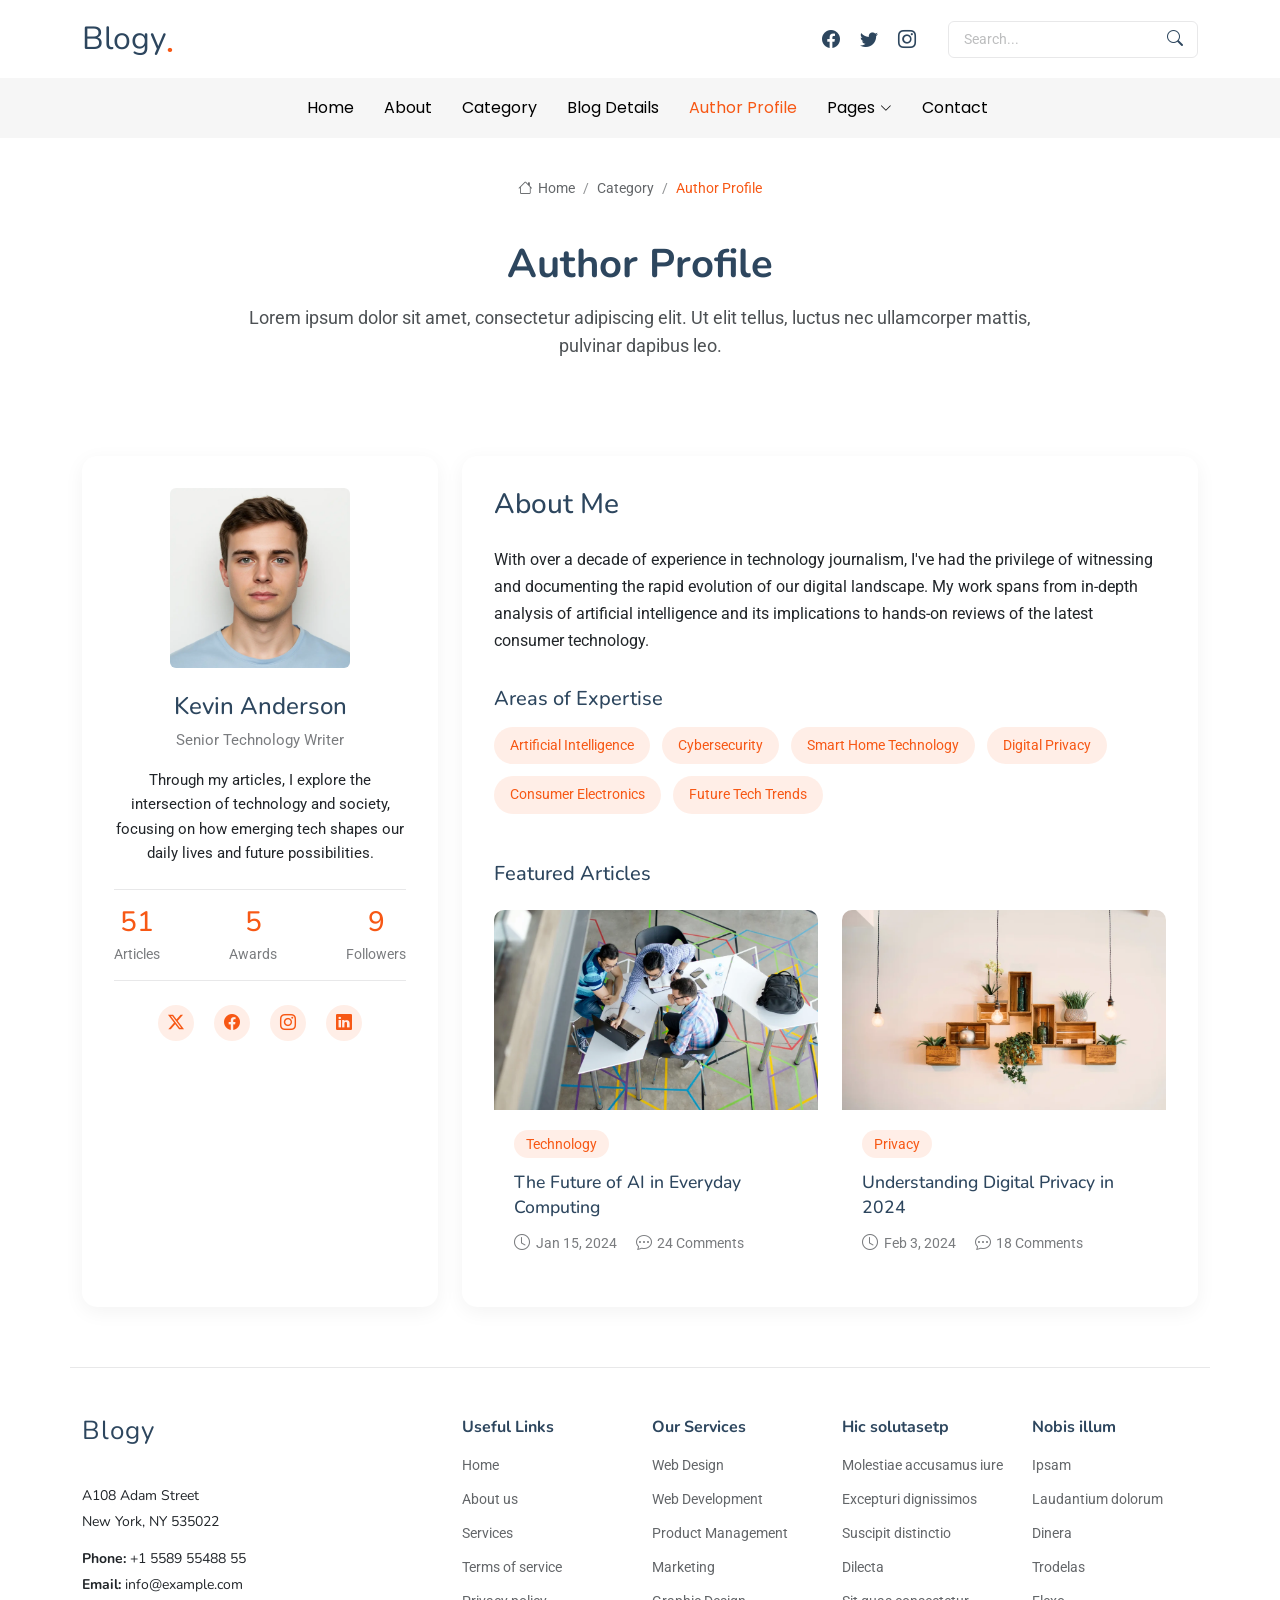
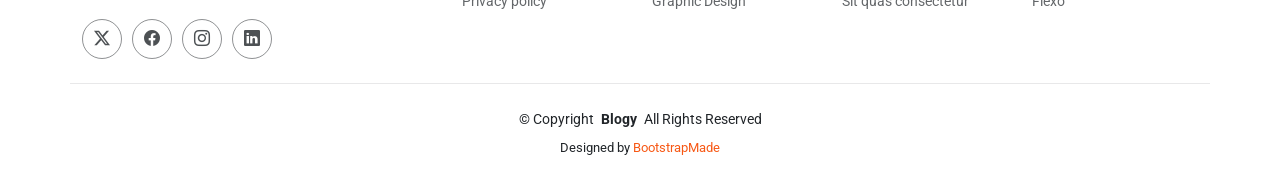
<file: Blogy/author-profile.html>
<!DOCTYPE html>
<html lang="en">

<head>
  <meta charset="utf-8">
  <meta content="width=device-width, initial-scale=1.0" name="viewport">
  <title>Author Profile - Blogy Bootstrap Template</title>
  <meta name="description" content="">
  <meta name="keywords" content="">

  <!-- Favicons -->
  <link href="assets/img/favicon.png" rel="icon">
  <link href="assets/img/apple-touch-icon.png" rel="apple-touch-icon">

  <!-- Fonts -->
  <link href="https://fonts.googleapis.com" rel="preconnect">
  <link href="https://fonts.gstatic.com" rel="preconnect" crossorigin>
  <link href="https://fonts.googleapis.com/css2?family=Roboto:ital,wght@0,100;0,300;0,400;0,500;0,700;0,900;1,100;1,300;1,400;1,500;1,700;1,900&family=Poppins:ital,wght@0,100;0,200;0,300;0,400;0,500;0,600;0,700;0,800;0,900;1,100;1,200;1,300;1,400;1,500;1,600;1,700;1,800;1,900&family=Nunito:ital,wght@0,200;0,300;0,400;0,500;0,600;0,700;0,800;0,900;1,200;1,300;1,400;1,500;1,600;1,700;1,800;1,900&display=swap" rel="stylesheet">

  <!-- Vendor CSS Files -->
  <link href="assets/vendor/bootstrap/css/bootstrap.min.css" rel="stylesheet">
  <link href="assets/vendor/bootstrap-icons/bootstrap-icons.css" rel="stylesheet">
  <link href="assets/vendor/aos/aos.css" rel="stylesheet">
  <link href="assets/vendor/swiper/swiper-bundle.min.css" rel="stylesheet">
  <link href="assets/vendor/glightbox/css/glightbox.min.css" rel="stylesheet">

  <!-- Main CSS File -->
  <link href="assets/css/main.css" rel="stylesheet">

  <!-- =======================================================
  * Template Name: Blogy
  * Template URL: https://bootstrapmade.com/blogy-bootstrap-blog-template/
  * Updated: Feb 22 2025 with Bootstrap v5.3.3
  * Author: BootstrapMade.com
  * License: https://bootstrapmade.com/license/
  ======================================================== -->
</head>

<body class="author-profile-page">

  <header id="header" class="header position-relative">
    <div class="container-fluid container-xl position-relative">

      <div class="top-row d-flex align-items-center justify-content-between">
        <a href="index.html" class="logo d-flex align-items-end">
          <!-- Uncomment the line below if you also wish to use an image logo -->
          <!-- <img src="assets/img/logo.webp" alt=""> -->
          <h1 class="sitename">Blogy</h1><span>.</span>
        </a>

        <div class="d-flex align-items-center">
          <div class="social-links">
            <a href="#" class="facebook"><i class="bi bi-facebook"></i></a>
            <a href="#" class="twitter"><i class="bi bi-twitter"></i></a>
            <a href="#" class="instagram"><i class="bi bi-instagram"></i></a>
          </div>

          <form class="search-form ms-4">
            <input type="text" placeholder="Search..." class="form-control">
            <button type="submit" class="btn"><i class="bi bi-search"></i></button>
          </form>
        </div>
      </div>

    </div>

    <div class="nav-wrap">
      <div class="container d-flex justify-content-center position-relative">
        <nav id="navmenu" class="navmenu">
          <ul>
            <li><a href="index.html">Home</a></li>
            <li><a href="about.html">About</a></li>
            <li><a href="category.html">Category</a></li>
            <li><a href="blog-details.html">Blog Details</a></li>
            <li><a href="author-profile.html" class="active">Author Profile</a></li>
            <li class="dropdown"><a href="#"><span>Pages</span> <i class="bi bi-chevron-down toggle-dropdown"></i></a>
              <ul>
                <li><a href="about.html">About</a></li>
                <li><a href="category.html">Category</a></li>
                <li><a href="blog-details.html">Blog Details</a></li>
                <li><a href="author-profile.html" class="active">Author Profile</a></li>
                <li><a href="search-results.html">Search Results</a></li>
                <li><a href="404.html">404 Not Found Page</a></li>

                <li class="dropdown"><a href="#"><span>Deep Dropdown</span> <i class="bi bi-chevron-down toggle-dropdown"></i></a>
                  <ul>
                    <li><a href="#">Deep Dropdown 1</a></li>
                    <li><a href="#">Deep Dropdown 2</a></li>
                    <li><a href="#">Deep Dropdown 3</a></li>
                    <li><a href="#">Deep Dropdown 4</a></li>
                    <li><a href="#">Deep Dropdown 5</a></li>
                  </ul>
                </li>
              </ul>
            </li>
            <li><a href="contact.html">Contact</a></li>
          </ul>
          <i class="mobile-nav-toggle d-xl-none bi bi-list"></i>
        </nav>
      </div>
    </div>

  </header>

  <main class="main">

    <!-- Page Title -->
    <div class="page-title">
      <div class="breadcrumbs">
        <nav aria-label="breadcrumb">
          <ol class="breadcrumb">
            <li class="breadcrumb-item"><a href="#"><i class="bi bi-house"></i> Home</a></li>
            <li class="breadcrumb-item"><a href="#">Category</a></li>
            <li class="breadcrumb-item active current">Author Profile</li>
          </ol>
        </nav>
      </div>

      <div class="title-wrapper">
        <h1>Author Profile</h1>
        <p>Lorem ipsum dolor sit amet, consectetur adipiscing elit. Ut elit tellus, luctus nec ullamcorper mattis, pulvinar dapibus leo.</p>
      </div>
    </div><!-- End Page Title -->

    <!-- Author Profile Section -->
    <section id="author-profile" class="author-profile section">

      <div class="container" data-aos="fade-up" data-aos-delay="100">

        <div class="author-profile-1">

          <div class="row">
            <!-- Author Info -->
            <div class="col-lg-4 mb-4 mb-lg-0">
              <div class="author-card" data-aos="fade-up">
                <div class="author-image">
                  <img src="assets/img/person/person-m-5.webp" alt="Author" class="img-fluid rounded">
                </div>

                <div class="author-info">
                  <h2>Kevin Anderson</h2>
                  <p class="designation">Senior Technology Writer</p>

                  <div class="author-bio">
                    Through my articles, I explore the intersection of technology and society, focusing on how emerging tech shapes our daily lives and future possibilities.
                  </div>

                  <div class="author-stats d-flex justify-content-between text-center my-4">
                    <div class="stat-item">
                      <h4 data-purecounter-start="0" data-purecounter-end="147" data-purecounter-duration="1" class="purecounter"></h4>
                      <p>Articles</p>
                    </div>
                    <div class="stat-item">
                      <h4 data-purecounter-start="0" data-purecounter-end="13" data-purecounter-duration="1" class="purecounter"></h4>
                      <p>Awards</p>
                    </div>
                    <div class="stat-item">
                      <h4 data-purecounter-start="0" data-purecounter-end="25" data-purecounter-duration="1" class="purecounter">K</h4>
                      <p>Followers</p>
                    </div>
                  </div>

                  <div class="social-links">
                    <a href="#" class="twitter"><i class="bi bi-twitter-x"></i></a>
                    <a href="#" class="facebook"><i class="bi bi-facebook"></i></a>
                    <a href="#" class="instagram"><i class="bi bi-instagram"></i></a>
                    <a href="#" class="linkedin"><i class="bi bi-linkedin"></i></a>
                  </div>
                </div>
              </div>
            </div>

            <!-- Author Content -->
            <div class="col-lg-8">
              <div class="author-content" data-aos="fade-up" data-aos-delay="200">
                <div class="content-header">
                  <h3>About Me</h3>
                </div>
                <div class="content-body">
                  <p>With over a decade of experience in technology journalism, I've had the privilege of witnessing and documenting the rapid evolution of our digital landscape. My work spans from in-depth analysis of artificial intelligence and its implications to hands-on reviews of the latest consumer technology.</p>

                  <div class="expertise-areas">
                    <h4>Areas of Expertise</h4>
                    <div class="tags">
                      <span>Artificial Intelligence</span>
                      <span>Cybersecurity</span>
                      <span>Smart Home Technology</span>
                      <span>Digital Privacy</span>
                      <span>Consumer Electronics</span>
                      <span>Future Tech Trends</span>
                    </div>
                  </div>

                  <div class="featured-articles mt-5">
                    <h4>Featured Articles</h4>
                    <div class="row g-4">
                      <div class="col-md-6" data-aos="fade-up" data-aos-delay="300">
                        <article class="article-card">
                          <div class="article-img">
                            <img src="assets/img/blog/blog-post-10.webp" alt="Article" class="img-fluid">
                          </div>
                          <div class="article-details">
                            <div class="post-category">Technology</div>
                            <h5><a href="#">The Future of AI in Everyday Computing</a></h5>
                            <div class="post-meta">
                              <span><i class="bi bi-clock"></i> Jan 15, 2024</span>
                              <span><i class="bi bi-chat-dots"></i> 24 Comments</span>
                            </div>
                          </div>
                        </article>
                      </div>

                      <div class="col-md-6" data-aos="fade-up" data-aos-delay="400">
                        <article class="article-card">
                          <div class="article-img">
                            <img src="assets/img/blog/blog-post-6.webp" alt="Article" class="img-fluid">
                          </div>
                          <div class="article-details">
                            <div class="post-category">Privacy</div>
                            <h5><a href="#">Understanding Digital Privacy in 2024</a></h5>
                            <div class="post-meta">
                              <span><i class="bi bi-clock"></i> Feb 3, 2024</span>
                              <span><i class="bi bi-chat-dots"></i> 18 Comments</span>
                            </div>
                          </div>
                        </article>
                      </div>
                    </div>
                  </div>
                </div>
              </div>
            </div>

          </div>

        </div>

      </div>

    </section><!-- /Author Profile Section -->

  </main>

  <footer id="footer" class="footer">

    <div class="container footer-top">
      <div class="row gy-4">
        <div class="col-lg-4 col-md-6 footer-about">
          <a href="index.html" class="logo d-flex align-items-center">
            <span class="sitename">Blogy</span>
          </a>
          <div class="footer-contact pt-3">
            <p>A108 Adam Street</p>
            <p>New York, NY 535022</p>
            <p class="mt-3"><strong>Phone:</strong> <span>+1 5589 55488 55</span></p>
            <p><strong>Email:</strong> <span>info@example.com</span></p>
          </div>
          <div class="social-links d-flex mt-4">
            <a href=""><i class="bi bi-twitter-x"></i></a>
            <a href=""><i class="bi bi-facebook"></i></a>
            <a href=""><i class="bi bi-instagram"></i></a>
            <a href=""><i class="bi bi-linkedin"></i></a>
          </div>
        </div>

        <div class="col-lg-2 col-md-3 footer-links">
          <h4>Useful Links</h4>
          <ul>
            <li><a href="#">Home</a></li>
            <li><a href="#">About us</a></li>
            <li><a href="#">Services</a></li>
            <li><a href="#">Terms of service</a></li>
            <li><a href="#">Privacy policy</a></li>
          </ul>
        </div>

        <div class="col-lg-2 col-md-3 footer-links">
          <h4>Our Services</h4>
          <ul>
            <li><a href="#">Web Design</a></li>
            <li><a href="#">Web Development</a></li>
            <li><a href="#">Product Management</a></li>
            <li><a href="#">Marketing</a></li>
            <li><a href="#">Graphic Design</a></li>
          </ul>
        </div>

        <div class="col-lg-2 col-md-3 footer-links">
          <h4>Hic solutasetp</h4>
          <ul>
            <li><a href="#">Molestiae accusamus iure</a></li>
            <li><a href="#">Excepturi dignissimos</a></li>
            <li><a href="#">Suscipit distinctio</a></li>
            <li><a href="#">Dilecta</a></li>
            <li><a href="#">Sit quas consectetur</a></li>
          </ul>
        </div>

        <div class="col-lg-2 col-md-3 footer-links">
          <h4>Nobis illum</h4>
          <ul>
            <li><a href="#">Ipsam</a></li>
            <li><a href="#">Laudantium dolorum</a></li>
            <li><a href="#">Dinera</a></li>
            <li><a href="#">Trodelas</a></li>
            <li><a href="#">Flexo</a></li>
          </ul>
        </div>

      </div>
    </div>

    <div class="container copyright text-center mt-4">
      <p>© <span>Copyright</span> <strong class="px-1 sitename">Blogy</strong> <span>All Rights Reserved</span></p>
      <div class="credits">
        <!-- All the links in the footer should remain intact. -->
        <!-- You can delete the links only if you've purchased the pro version. -->
        <!-- Licensing information: https://bootstrapmade.com/license/ -->
        <!-- Purchase the pro version with working PHP/AJAX contact form: [buy-url] -->
        Designed by <a href="https://bootstrapmade.com/">BootstrapMade</a>
      </div>
    </div>

  </footer>

  <!-- Scroll Top -->
  <a href="#" id="scroll-top" class="scroll-top d-flex align-items-center justify-content-center"><i class="bi bi-arrow-up-short"></i></a>

  <!-- Preloader -->
  <div id="preloader"></div>

  <!-- Vendor JS Files -->
  <script src="assets/vendor/bootstrap/js/bootstrap.bundle.min.js"></script>
  <script src="assets/vendor/php-email-form/validate.js"></script>
  <script src="assets/vendor/aos/aos.js"></script>
  <script src="assets/vendor/swiper/swiper-bundle.min.js"></script>
  <script src="assets/vendor/purecounter/purecounter_vanilla.js"></script>
  <script src="assets/vendor/glightbox/js/glightbox.min.js"></script>

  <!-- Main JS File -->
  <script src="assets/js/main.js"></script>

</body>

</html>
</file>
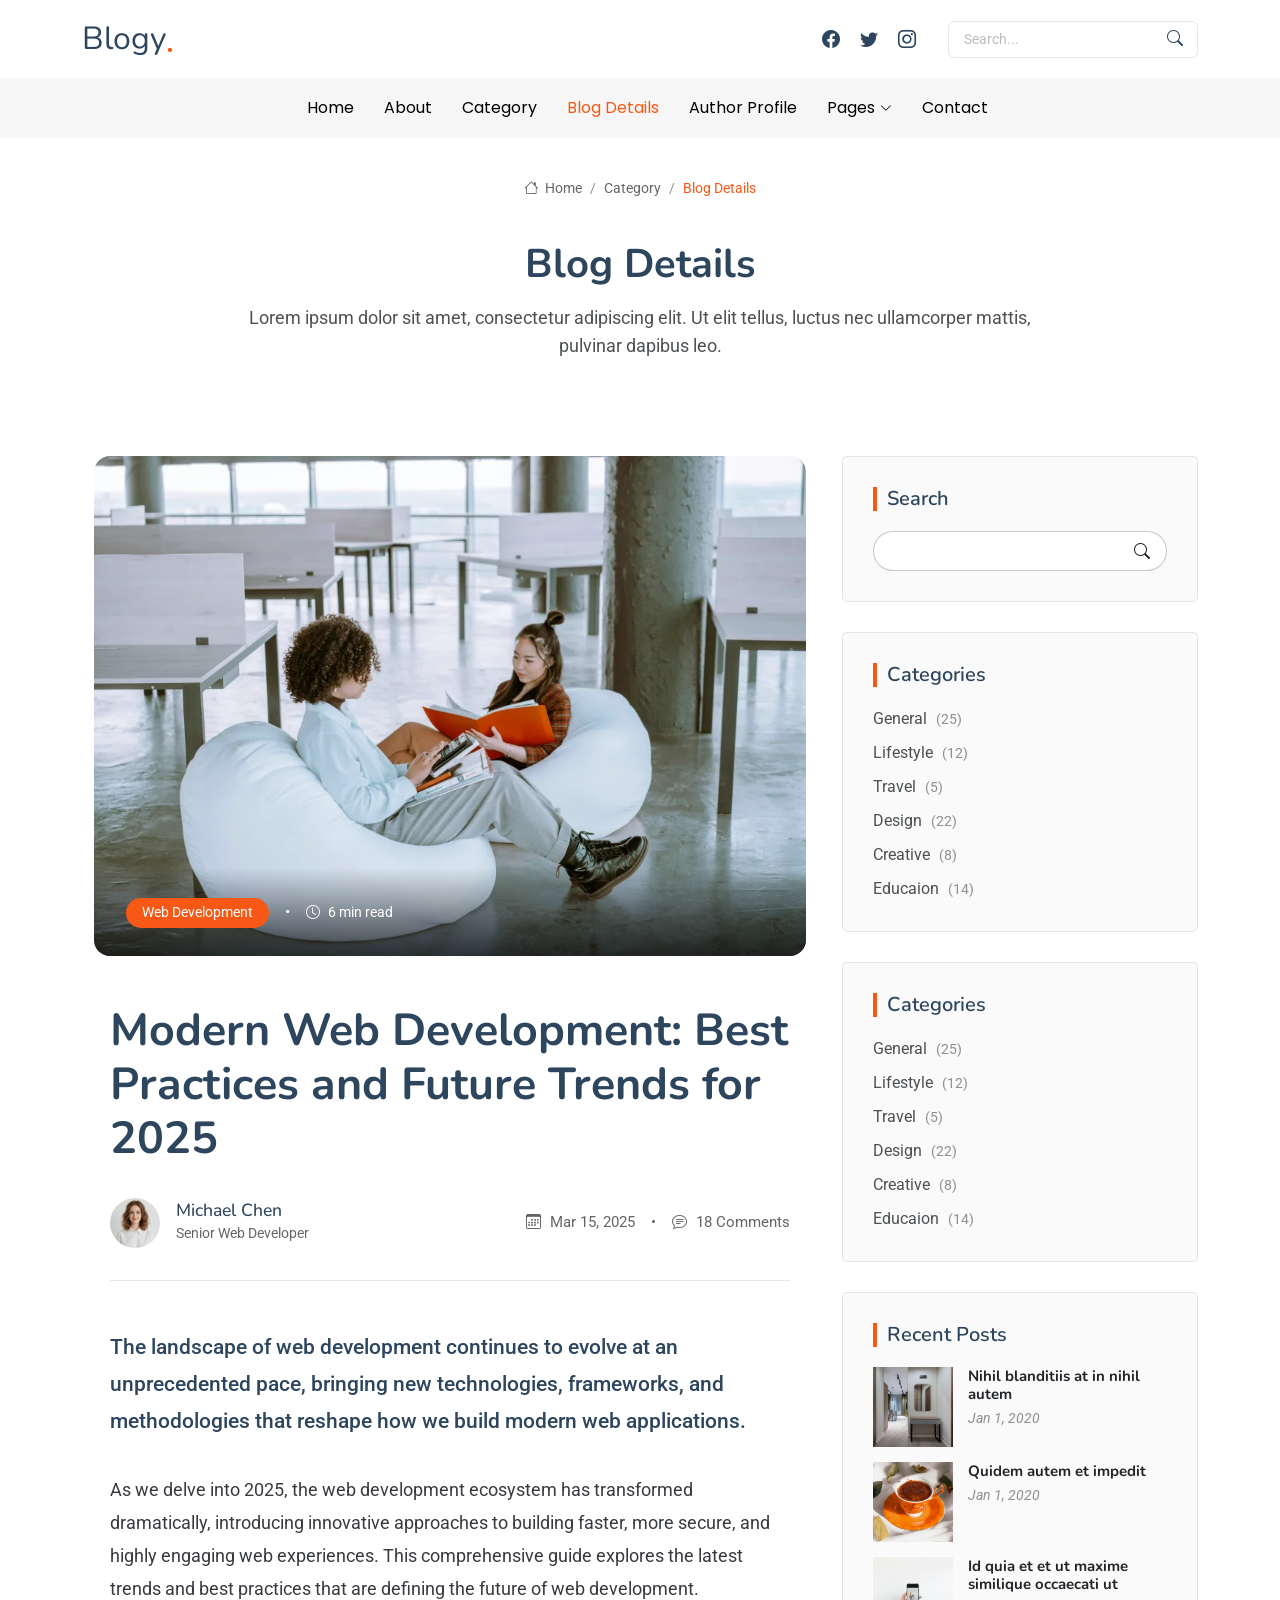
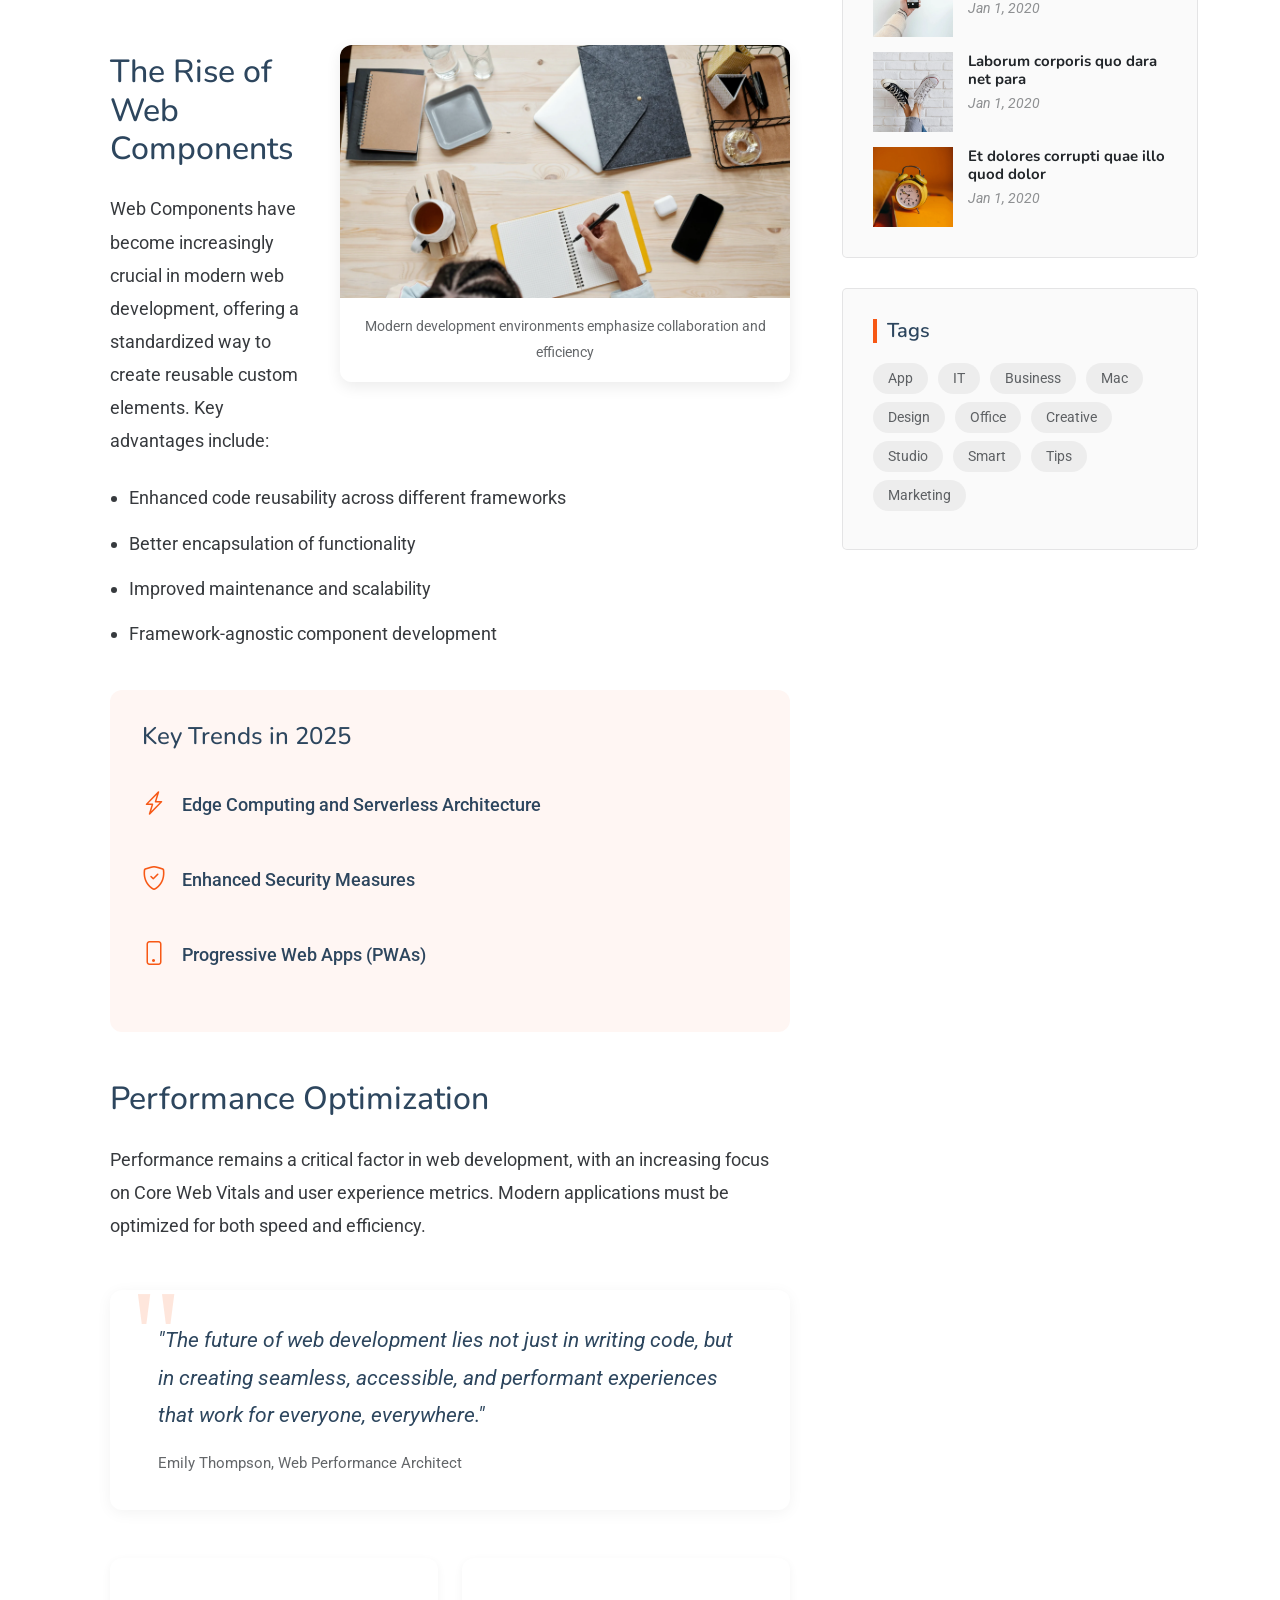
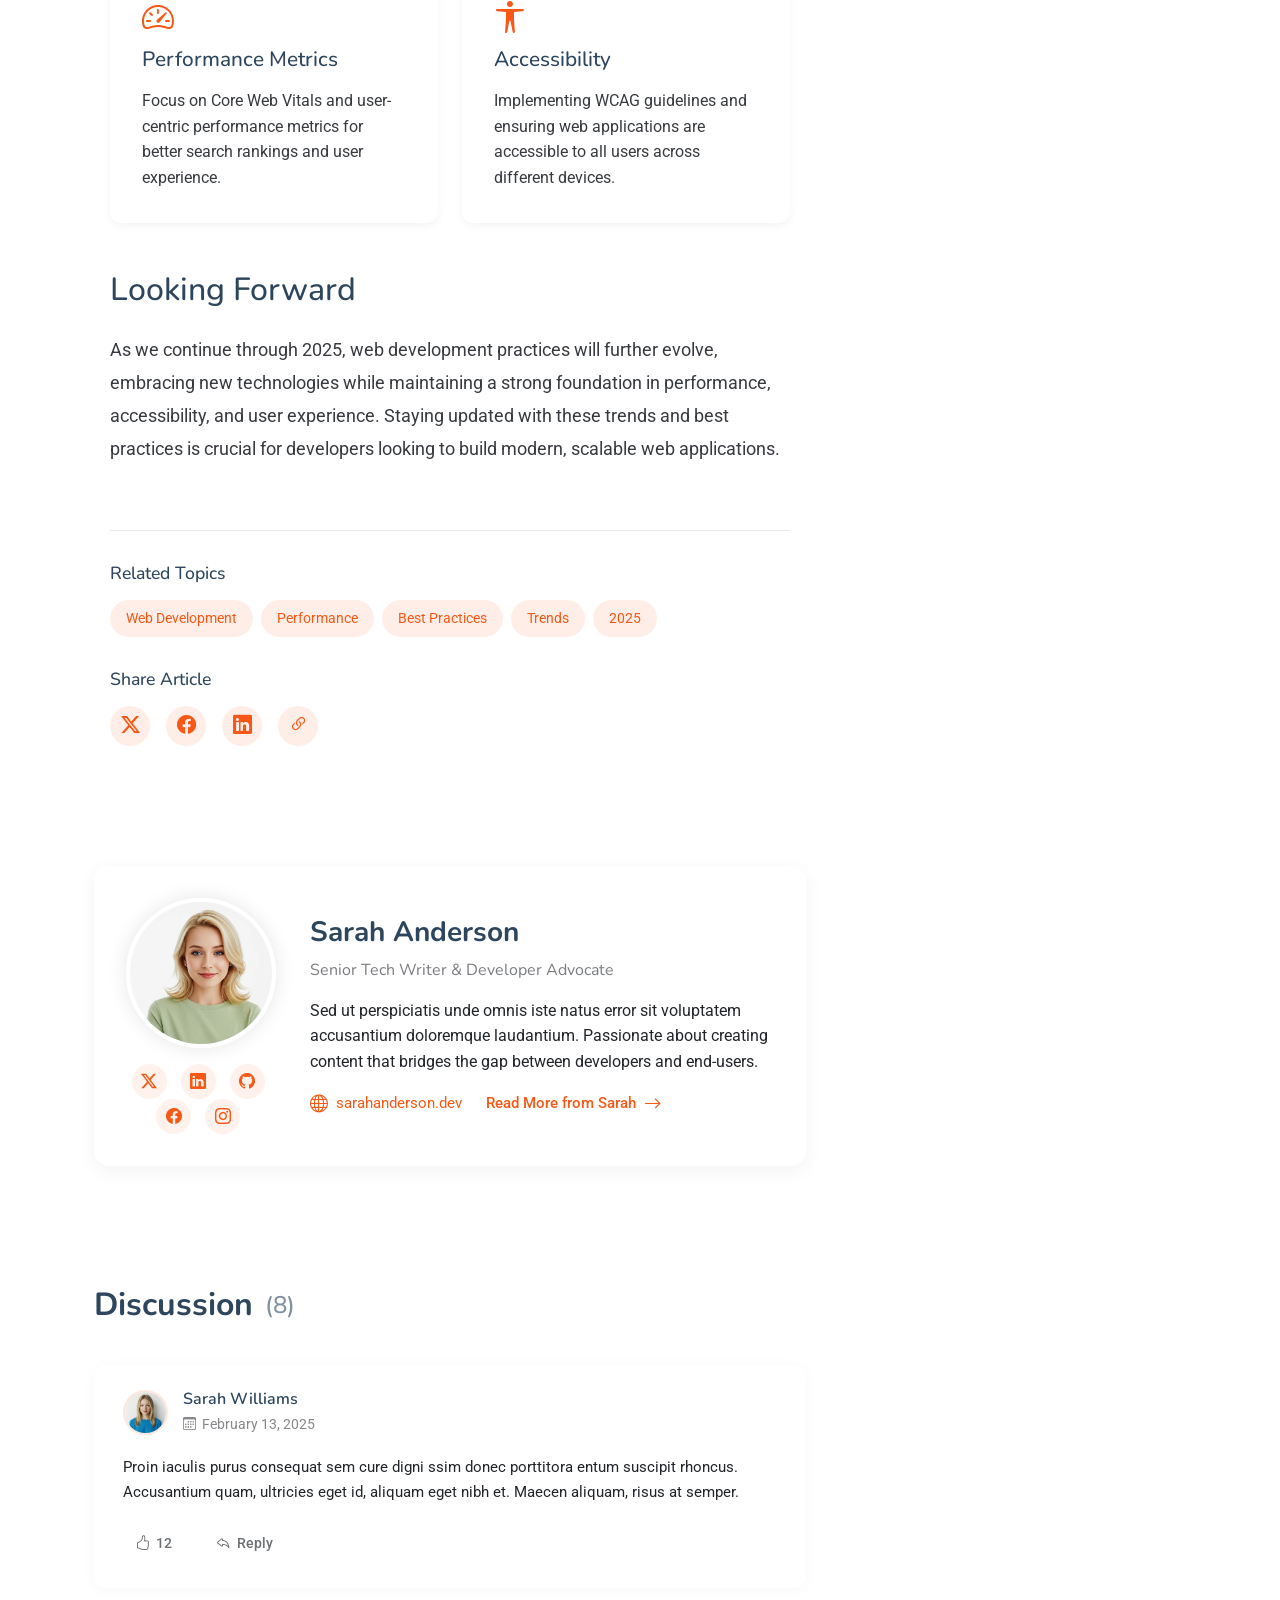
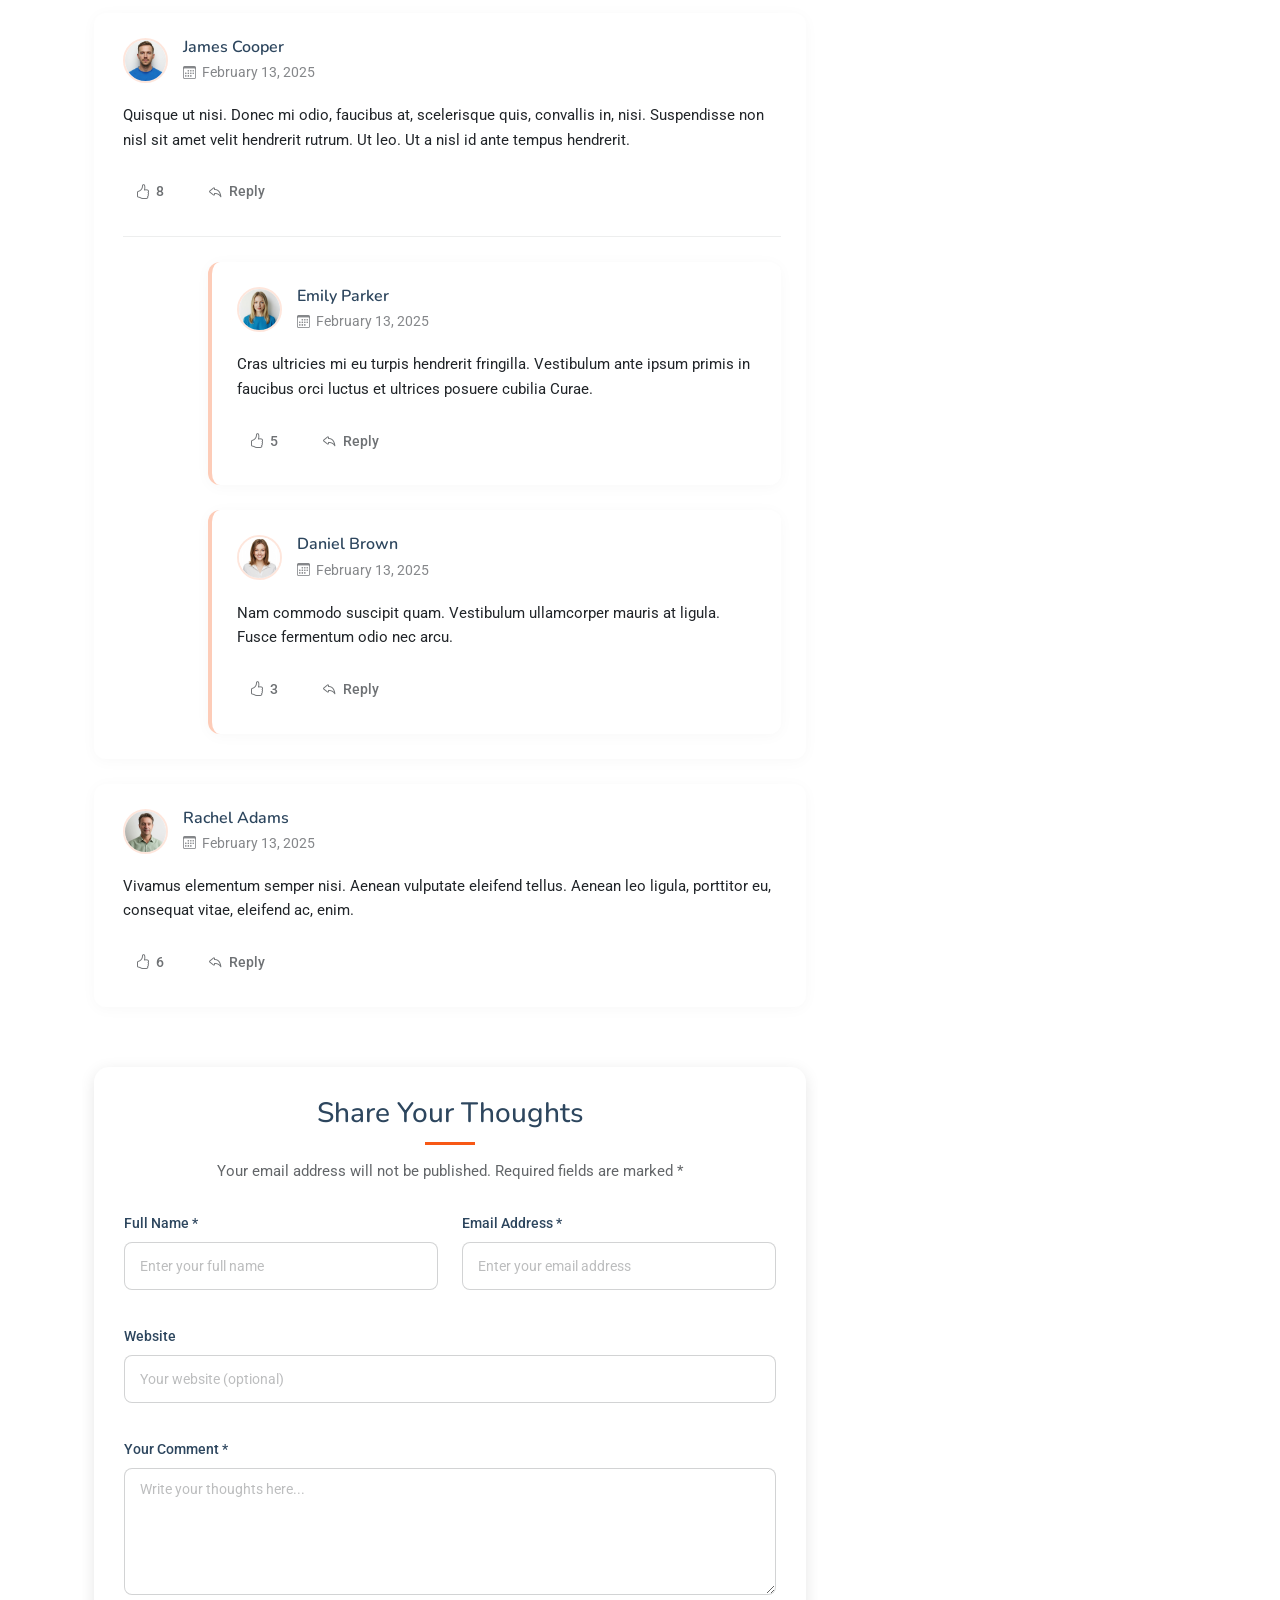
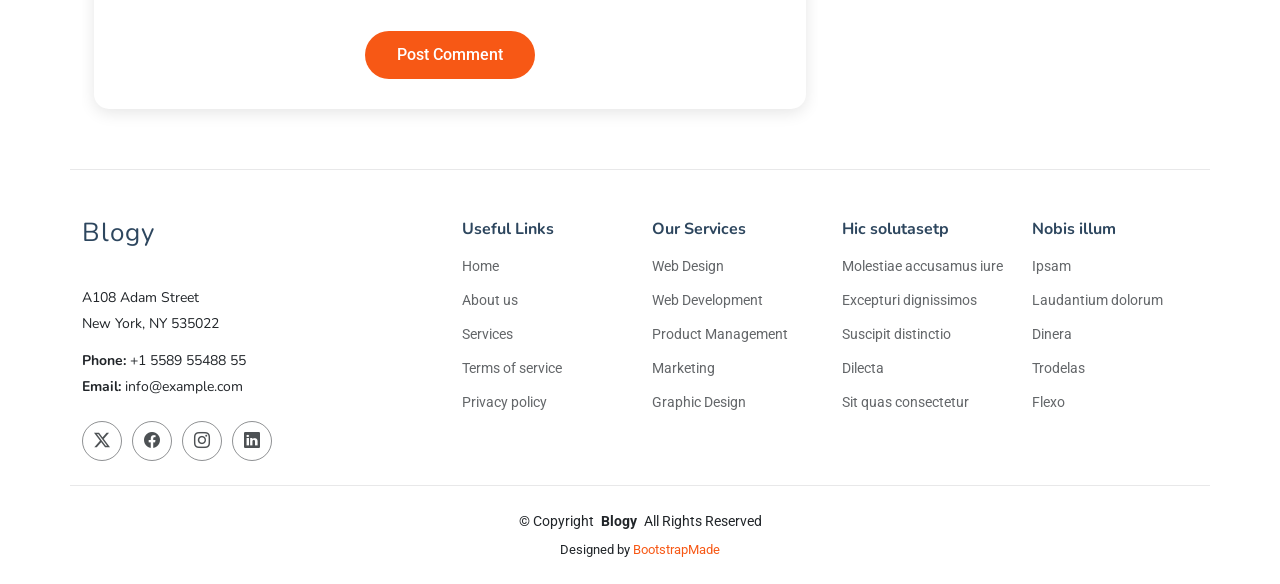
<file: Blogy/blog-details.html>
<!DOCTYPE html>
<html lang="en">

<head>
  <meta charset="utf-8">
  <meta content="width=device-width, initial-scale=1.0" name="viewport">
  <title>Blog Details - Blogy Bootstrap Template</title>
  <meta name="description" content="">
  <meta name="keywords" content="">

  <!-- Favicons -->
  <link href="assets/img/favicon.png" rel="icon">
  <link href="assets/img/apple-touch-icon.png" rel="apple-touch-icon">

  <!-- Fonts -->
  <link href="https://fonts.googleapis.com" rel="preconnect">
  <link href="https://fonts.gstatic.com" rel="preconnect" crossorigin>
  <link href="https://fonts.googleapis.com/css2?family=Roboto:ital,wght@0,100;0,300;0,400;0,500;0,700;0,900;1,100;1,300;1,400;1,500;1,700;1,900&family=Poppins:ital,wght@0,100;0,200;0,300;0,400;0,500;0,600;0,700;0,800;0,900;1,100;1,200;1,300;1,400;1,500;1,600;1,700;1,800;1,900&family=Nunito:ital,wght@0,200;0,300;0,400;0,500;0,600;0,700;0,800;0,900;1,200;1,300;1,400;1,500;1,600;1,700;1,800;1,900&display=swap" rel="stylesheet">

  <!-- Vendor CSS Files -->
  <link href="assets/vendor/bootstrap/css/bootstrap.min.css" rel="stylesheet">
  <link href="assets/vendor/bootstrap-icons/bootstrap-icons.css" rel="stylesheet">
  <link href="assets/vendor/aos/aos.css" rel="stylesheet">
  <link href="assets/vendor/swiper/swiper-bundle.min.css" rel="stylesheet">
  <link href="assets/vendor/glightbox/css/glightbox.min.css" rel="stylesheet">

  <!-- Main CSS File -->
  <link href="assets/css/main.css" rel="stylesheet">

  <!-- =======================================================
  * Template Name: Blogy
  * Template URL: https://bootstrapmade.com/blogy-bootstrap-blog-template/
  * Updated: Feb 22 2025 with Bootstrap v5.3.3
  * Author: BootstrapMade.com
  * License: https://bootstrapmade.com/license/
  ======================================================== -->
</head>

<body class="blog-details-page">

  <header id="header" class="header position-relative">
    <div class="container-fluid container-xl position-relative">

      <div class="top-row d-flex align-items-center justify-content-between">
        <a href="index.html" class="logo d-flex align-items-end">
          <!-- Uncomment the line below if you also wish to use an image logo -->
          <!-- <img src="assets/img/logo.webp" alt=""> -->
          <h1 class="sitename">Blogy</h1><span>.</span>
        </a>

        <div class="d-flex align-items-center">
          <div class="social-links">
            <a href="#" class="facebook"><i class="bi bi-facebook"></i></a>
            <a href="#" class="twitter"><i class="bi bi-twitter"></i></a>
            <a href="#" class="instagram"><i class="bi bi-instagram"></i></a>
          </div>

          <form class="search-form ms-4">
            <input type="text" placeholder="Search..." class="form-control">
            <button type="submit" class="btn"><i class="bi bi-search"></i></button>
          </form>
        </div>
      </div>

    </div>

    <div class="nav-wrap">
      <div class="container d-flex justify-content-center position-relative">
        <nav id="navmenu" class="navmenu">
          <ul>
            <li><a href="index.html">Home</a></li>
            <li><a href="about.html">About</a></li>
            <li><a href="category.html">Category</a></li>
            <li><a href="blog-details.html" class="active">Blog Details</a></li>
            <li><a href="author-profile.html">Author Profile</a></li>
            <li class="dropdown"><a href="#"><span>Pages</span> <i class="bi bi-chevron-down toggle-dropdown"></i></a>
              <ul>
                <li><a href="about.html">About</a></li>
                <li><a href="category.html">Category</a></li>
                <li><a href="blog-details.html" class="active">Blog Details</a></li>
                <li><a href="author-profile.html">Author Profile</a></li>
                <li><a href="search-results.html">Search Results</a></li>
                <li><a href="404.html">404 Not Found Page</a></li>

                <li class="dropdown"><a href="#"><span>Deep Dropdown</span> <i class="bi bi-chevron-down toggle-dropdown"></i></a>
                  <ul>
                    <li><a href="#">Deep Dropdown 1</a></li>
                    <li><a href="#">Deep Dropdown 2</a></li>
                    <li><a href="#">Deep Dropdown 3</a></li>
                    <li><a href="#">Deep Dropdown 4</a></li>
                    <li><a href="#">Deep Dropdown 5</a></li>
                  </ul>
                </li>
              </ul>
            </li>
            <li><a href="contact.html">Contact</a></li>
          </ul>
          <i class="mobile-nav-toggle d-xl-none bi bi-list"></i>
        </nav>
      </div>
    </div>

  </header>

  <main class="main">

    <!-- Page Title -->
    <div class="page-title">
      <div class="breadcrumbs">
        <nav aria-label="breadcrumb">
          <ol class="breadcrumb">
            <li class="breadcrumb-item"><a href="#"><i class="bi bi-house"></i> Home</a></li>
            <li class="breadcrumb-item"><a href="#">Category</a></li>
            <li class="breadcrumb-item active current">Blog Details</li>
          </ol>
        </nav>
      </div>

      <div class="title-wrapper">
        <h1>Blog Details</h1>
        <p>Lorem ipsum dolor sit amet, consectetur adipiscing elit. Ut elit tellus, luctus nec ullamcorper mattis, pulvinar dapibus leo.</p>
      </div>
    </div><!-- End Page Title -->

    <div class="container">
      <div class="row">

        <div class="col-lg-8">

          <!-- Blog Details Section -->
          <section id="blog-details" class="blog-details section">
            <div class="container" data-aos="fade-up">

              <article class="article">

                <div class="hero-img" data-aos="zoom-in">
                  <img src="assets/img/blog/blog-post-3.webp" alt="Featured blog image" class="img-fluid" loading="lazy">
                  <div class="meta-overlay">
                    <div class="meta-categories">
                      <a href="#" class="category">Web Development</a>
                      <span class="divider">•</span>
                      <span class="reading-time"><i class="bi bi-clock"></i> 6 min read</span>
                    </div>
                  </div>
                </div>

                <div class="article-content" data-aos="fade-up" data-aos-delay="100">
                  <div class="content-header">
                    <h1 class="title">Modern Web Development: Best Practices and Future Trends for 2025</h1>

                    <div class="author-info">
                      <div class="author-details">
                        <img src="assets/img/person/person-f-8.webp" alt="Author" class="author-img">
                        <div class="info">
                          <h4>Michael Chen</h4>
                          <span class="role">Senior Web Developer</span>
                        </div>
                      </div>
                      <div class="post-meta">
                        <span class="date"><i class="bi bi-calendar3"></i> Mar 15, 2025</span>
                        <span class="divider">•</span>
                        <span class="comments"><i class="bi bi-chat-text"></i> 18 Comments</span>
                      </div>
                    </div>
                  </div>

                  <div class="content">
                    <p class="lead">
                      The landscape of web development continues to evolve at an unprecedented pace, bringing new technologies, frameworks, and methodologies that reshape how we build modern web applications.
                    </p>

                    <p>
                      As we delve into 2025, the web development ecosystem has transformed dramatically, introducing innovative approaches to building faster, more secure, and highly engaging web experiences. This comprehensive guide explores the latest trends and best practices that are defining the future of web development.
                    </p>

                    <div class="content-image right-aligned">
                      <img src="assets/img/blog/blog-hero-2.webp" class="img-fluid" alt="Modern web development tools" loading="lazy">
                      <figcaption>Modern development environments emphasize collaboration and efficiency</figcaption>
                    </div>

                    <h2>The Rise of Web Components</h2>
                    <p>
                      Web Components have become increasingly crucial in modern web development, offering a standardized way to create reusable custom elements. Key advantages include:
                    </p>
                    <ul>
                      <li>Enhanced code reusability across different frameworks</li>
                      <li>Better encapsulation of functionality</li>
                      <li>Improved maintenance and scalability</li>
                      <li>Framework-agnostic component development</li>
                    </ul>

                    <div class="highlight-box">
                      <h3>Key Trends in 2025</h3>
                      <ul class="trend-list">
                        <li>
                          <i class="bi bi-lightning-charge"></i>
                          <span>Edge Computing and Serverless Architecture</span>
                        </li>
                        <li>
                          <i class="bi bi-shield-check"></i>
                          <span>Enhanced Security Measures</span>
                        </li>
                        <li>
                          <i class="bi bi-phone"></i>
                          <span>Progressive Web Apps (PWAs)</span>
                        </li>
                      </ul>
                    </div>

                    <h2>Performance Optimization</h2>
                    <p>
                      Performance remains a critical factor in web development, with an increasing focus on Core Web Vitals and user experience metrics. Modern applications must be optimized for both speed and efficiency.
                    </p>

                    <blockquote>
                      <p>
                        "The future of web development lies not just in writing code, but in creating seamless, accessible, and performant experiences that work for everyone, everywhere."
                      </p>
                      <cite>Emily Thompson, Web Performance Architect</cite>
                    </blockquote>

                    <div class="content-grid">
                      <div class="row g-4">
                        <div class="col-md-6">
                          <div class="info-card">
                            <i class="bi bi-speedometer2"></i>
                            <h4>Performance Metrics</h4>
                            <p>Focus on Core Web Vitals and user-centric performance metrics for better search rankings and user experience.</p>
                          </div>
                        </div>
                        <div class="col-md-6">
                          <div class="info-card">
                            <i class="bi bi-universal-access"></i>
                            <h4>Accessibility</h4>
                            <p>Implementing WCAG guidelines and ensuring web applications are accessible to all users across different devices.</p>
                          </div>
                        </div>
                      </div>
                    </div>

                    <h2>Looking Forward</h2>
                    <p>
                      As we continue through 2025, web development practices will further evolve, embracing new technologies while maintaining a strong foundation in performance, accessibility, and user experience. Staying updated with these trends and best practices is crucial for developers looking to build modern, scalable web applications.
                    </p>
                  </div>

                  <div class="meta-bottom">
                    <div class="tags-section">
                      <h4>Related Topics</h4>
                      <div class="tags">
                        <a href="#" class="tag">Web Development</a>
                        <a href="#" class="tag">Performance</a>
                        <a href="#" class="tag">Best Practices</a>
                        <a href="#" class="tag">Trends</a>
                        <a href="#" class="tag">2025</a>
                      </div>
                    </div>

                    <div class="share-section">
                      <h4>Share Article</h4>
                      <div class="social-links">
                        <a href="#" class="twitter"><i class="bi bi-twitter-x"></i></a>
                        <a href="#" class="facebook"><i class="bi bi-facebook"></i></a>
                        <a href="#" class="linkedin"><i class="bi bi-linkedin"></i></a>
                        <a href="#" class="copy-link" title="Copy Link"><i class="bi bi-link-45deg"></i></a>
                      </div>
                    </div>
                  </div>
                </div>

              </article>

            </div>
          </section><!-- /Blog Details Section -->

          <!-- Blog Author Section -->
          <section id="blog-author" class="blog-author section">

            <div class="container" data-aos="fade-up">
              <div class="author-box">
                <div class="row align-items-center">
                  <div class="col-lg-3 col-md-4 text-center">
                    <img src="assets/img/person/person-f-12.webp" class="author-img rounded-circle" alt="" loading="lazy">

                    <div class="author-social-links mt-3">
                      <a href="https://twitter.com/#" class="twitter"><i class="bi bi-twitter-x"></i></a>
                      <a href="https://linkedin.com/#" class="linkedin"><i class="bi bi-linkedin"></i></a>
                      <a href="https://github.com/#" class="github"><i class="bi bi-github"></i></a>
                      <a href="https://facebook.com/#" class="facebook"><i class="bi bi-facebook"></i></a>
                      <a href="https://instagram.com/#" class="instagram"><i class="bi bi-instagram"></i></a>
                    </div>
                  </div>

                  <div class="col-lg-9 col-md-8">
                    <div class="author-content">
                      <h3 class="author-name">Sarah Anderson</h3>
                      <span class="author-title">Senior Tech Writer &amp; Developer Advocate</span>

                      <div class="author-bio mt-3">
                        Sed ut perspiciatis unde omnis iste natus error sit voluptatem accusantium doloremque laudantium. Passionate about creating content that bridges the gap between developers and end-users.
                      </div>

                      <div class="author-website mt-3">
                        <a href="#" class="website-link">
                          <i class="bi bi-globe"></i>
                          <span>sarahanderson.dev</span>
                        </a>
                        <a href="#" class="more-posts">
                          Read More from Sarah <i class="bi bi-arrow-right"></i>
                        </a>
                      </div>
                    </div>
                  </div>
                </div>
              </div>
            </div>

          </section><!-- /Blog Author Section -->

          <!-- Blog Comments Section -->
          <section id="blog-comments" class="blog-comments section">

            <div class="container" data-aos="fade-up" data-aos-delay="100">

              <div class="blog-comments-3">
                <div class="section-header">
                  <h3>Discussion <span class="comment-count">(8)</span></h3>
                </div>

                <div class="comments-wrapper">
                  <!-- Comment 1 -->
                  <article class="comment-card">
                    <div class="comment-header">
                      <div class="user-info">
                        <img src="assets/img/person/person-f-9.webp" alt="User avatar" loading="lazy">
                        <div class="meta">
                          <h4 class="name">Sarah Williams</h4>
                          <span class="date"><i class="bi bi-calendar3"></i> February 13, 2025</span>
                        </div>
                      </div>
                    </div>
                    <div class="comment-content">
                      <p>Proin iaculis purus consequat sem cure digni ssim donec porttitora entum suscipit rhoncus. Accusantium quam, ultricies eget id, aliquam eget nibh et. Maecen aliquam, risus at semper.</p>
                    </div>
                    <div class="comment-actions">
                      <button class="action-btn like-btn">
                        <i class="bi bi-hand-thumbs-up"></i>
                        <span>12</span>
                      </button>
                      <button class="action-btn reply-btn">
                        <i class="bi bi-reply"></i>
                        <span>Reply</span>
                      </button>
                    </div>
                  </article>

                  <!-- Comment 2 with replies -->
                  <article class="comment-card">
                    <div class="comment-header">
                      <div class="user-info">
                        <img src="assets/img/person/person-m-9.webp" alt="User avatar" loading="lazy">
                        <div class="meta">
                          <h4 class="name">James Cooper</h4>
                          <span class="date"><i class="bi bi-calendar3"></i> February 13, 2025</span>
                        </div>
                      </div>
                    </div>
                    <div class="comment-content">
                      <p>Quisque ut nisi. Donec mi odio, faucibus at, scelerisque quis, convallis in, nisi. Suspendisse non nisl sit amet velit hendrerit rutrum. Ut leo. Ut a nisl id ante tempus hendrerit.</p>
                    </div>
                    <div class="comment-actions">
                      <button class="action-btn like-btn">
                        <i class="bi bi-hand-thumbs-up"></i>
                        <span>8</span>
                      </button>
                      <button class="action-btn reply-btn">
                        <i class="bi bi-reply"></i>
                        <span>Reply</span>
                      </button>
                    </div>

                    <!-- Reply Thread -->
                    <div class="reply-thread">
                      <!-- Reply 1 -->
                      <article class="comment-card reply">
                        <div class="comment-header">
                          <div class="user-info">
                            <img src="assets/img/person/person-f-9.webp" alt="User avatar" loading="lazy">
                            <div class="meta">
                              <h4 class="name">Emily Parker</h4>
                              <span class="date"><i class="bi bi-calendar3"></i> February 13, 2025</span>
                            </div>
                          </div>
                        </div>
                        <div class="comment-content">
                          <p>Cras ultricies mi eu turpis hendrerit fringilla. Vestibulum ante ipsum primis in faucibus orci luctus et ultrices posuere cubilia Curae.</p>
                        </div>
                        <div class="comment-actions">
                          <button class="action-btn like-btn">
                            <i class="bi bi-hand-thumbs-up"></i>
                            <span>5</span>
                          </button>
                          <button class="action-btn reply-btn">
                            <i class="bi bi-reply"></i>
                            <span>Reply</span>
                          </button>
                        </div>
                      </article>

                      <!-- Reply 2 -->
                      <article class="comment-card reply">
                        <div class="comment-header">
                          <div class="user-info">
                            <img src="assets/img/person/person-f-7.webp" alt="User avatar" loading="lazy">
                            <div class="meta">
                              <h4 class="name">Daniel Brown</h4>
                              <span class="date"><i class="bi bi-calendar3"></i> February 13, 2025</span>
                            </div>
                          </div>
                        </div>
                        <div class="comment-content">
                          <p>Nam commodo suscipit quam. Vestibulum ullamcorper mauris at ligula. Fusce fermentum odio nec arcu.</p>
                        </div>
                        <div class="comment-actions">
                          <button class="action-btn like-btn">
                            <i class="bi bi-hand-thumbs-up"></i>
                            <span>3</span>
                          </button>
                          <button class="action-btn reply-btn">
                            <i class="bi bi-reply"></i>
                            <span>Reply</span>
                          </button>
                        </div>
                      </article>
                    </div>
                  </article>

                  <!-- Comment 3 -->
                  <article class="comment-card">
                    <div class="comment-header">
                      <div class="user-info">
                        <img src="assets/img/person/person-m-6.webp" alt="User avatar" loading="lazy">
                        <div class="meta">
                          <h4 class="name">Rachel Adams</h4>
                          <span class="date"><i class="bi bi-calendar3"></i> February 13, 2025</span>
                        </div>
                      </div>
                    </div>
                    <div class="comment-content">
                      <p>Vivamus elementum semper nisi. Aenean vulputate eleifend tellus. Aenean leo ligula, porttitor eu, consequat vitae, eleifend ac, enim.</p>
                    </div>
                    <div class="comment-actions">
                      <button class="action-btn like-btn">
                        <i class="bi bi-hand-thumbs-up"></i>
                        <span>6</span>
                      </button>
                      <button class="action-btn reply-btn">
                        <i class="bi bi-reply"></i>
                        <span>Reply</span>
                      </button>
                    </div>
                  </article>
                </div>
              </div>

            </div>

          </section><!-- /Blog Comments Section -->

          <!-- Blog Comment Form Section -->
          <section id="blog-comment-form" class="blog-comment-form section">

            <div class="container" data-aos="fade-up" data-aos-delay="100">

              <form method="post" role="form">

                <div class="section-header">
                  <h3>Share Your Thoughts</h3>
                  <p>Your email address will not be published. Required fields are marked *</p>
                </div>

                <div class="row gy-3">
                  <div class="col-md-6 form-group">
                    <label for="name">Full Name *</label>
                    <input type="text" name="name" class="form-control" id="name" placeholder="Enter your full name" required="">
                  </div>

                  <div class="col-md-6 form-group">
                    <label for="email">Email Address *</label>
                    <input type="email" name="email" class="form-control" id="email" placeholder="Enter your email address" required="">
                  </div>

                  <div class="col-12 form-group">
                    <label for="website">Website</label>
                    <input type="url" name="website" class="form-control" id="website" placeholder="Your website (optional)">
                  </div>

                  <div class="col-12 form-group">
                    <label for="comment">Your Comment *</label>
                    <textarea class="form-control" name="comment" id="comment" rows="5" placeholder="Write your thoughts here..." required=""></textarea>
                  </div>

                  <div class="col-12 text-center">
                    <button type="submit" class="btn-submit">Post Comment</button>
                  </div>
                </div>

              </form>

            </div>

          </section><!-- /Blog Comment Form Section -->

        </div>

        <div class="col-lg-4 sidebar">

          <div class="widgets-container" data-aos="fade-up" data-aos-delay="200">

            <!-- Search Widget -->
            <div class="search-widget widget-item">

              <h3 class="widget-title">Search</h3>
              <form action="">
                <input type="text">
                <button type="submit" title="Search"><i class="bi bi-search"></i></button>
              </form>

            </div><!--/Search Widget -->

            <!-- Categories Widget -->
            <div class="categories-widget widget-item">

              <h3 class="widget-title">Categories</h3>
              <ul class="mt-3">
                <li><a href="#">General <span>(25)</span></a></li>
                <li><a href="#">Lifestyle <span>(12)</span></a></li>
                <li><a href="#">Travel <span>(5)</span></a></li>
                <li><a href="#">Design <span>(22)</span></a></li>
                <li><a href="#">Creative <span>(8)</span></a></li>
                <li><a href="#">Educaion <span>(14)</span></a></li>
              </ul>

            </div><!--/Categories Widget -->

            <!-- Categories Widget -->
            <div class="categories-widget widget-item">

              <h3 class="widget-title">Categories</h3>
              <ul class="mt-3">
                <li><a href="#">General <span>(25)</span></a></li>
                <li><a href="#">Lifestyle <span>(12)</span></a></li>
                <li><a href="#">Travel <span>(5)</span></a></li>
                <li><a href="#">Design <span>(22)</span></a></li>
                <li><a href="#">Creative <span>(8)</span></a></li>
                <li><a href="#">Educaion <span>(14)</span></a></li>
              </ul>

            </div><!--/Categories Widget -->

            <!-- Recent Posts Widget -->
            <div class="recent-posts-widget widget-item">

              <h3 class="widget-title">Recent Posts</h3>

              <div class="post-item">
                <img src="assets/img/blog/blog-post-square-1.webp" alt="" class="flex-shrink-0">
                <div>
                  <h4><a href="blog-details.html">Nihil blanditiis at in nihil autem</a></h4>
                  <time datetime="2020-01-01">Jan 1, 2020</time>
                </div>
              </div><!-- End recent post item-->

              <div class="post-item">
                <img src="assets/img/blog/blog-post-square-2.webp" alt="" class="flex-shrink-0">
                <div>
                  <h4><a href="blog-details.html">Quidem autem et impedit</a></h4>
                  <time datetime="2020-01-01">Jan 1, 2020</time>
                </div>
              </div><!-- End recent post item-->

              <div class="post-item">
                <img src="assets/img/blog/blog-post-square-3.webp" alt="" class="flex-shrink-0">
                <div>
                  <h4><a href="blog-details.html">Id quia et et ut maxime similique occaecati ut</a></h4>
                  <time datetime="2020-01-01">Jan 1, 2020</time>
                </div>
              </div><!-- End recent post item-->

              <div class="post-item">
                <img src="assets/img/blog/blog-post-square-4.webp" alt="" class="flex-shrink-0">
                <div>
                  <h4><a href="blog-details.html">Laborum corporis quo dara net para</a></h4>
                  <time datetime="2020-01-01">Jan 1, 2020</time>
                </div>
              </div><!-- End recent post item-->

              <div class="post-item">
                <img src="assets/img/blog/blog-post-square-5.webp" alt="" class="flex-shrink-0">
                <div>
                  <h4><a href="blog-details.html">Et dolores corrupti quae illo quod dolor</a></h4>
                  <time datetime="2020-01-01">Jan 1, 2020</time>
                </div>
              </div><!-- End recent post item-->

            </div><!--/Recent Posts Widget -->

            <!-- Tags Widget -->
            <div class="tags-widget widget-item">

              <h3 class="widget-title">Tags</h3>
              <ul>
                <li><a href="#">App</a></li>
                <li><a href="#">IT</a></li>
                <li><a href="#">Business</a></li>
                <li><a href="#">Mac</a></li>
                <li><a href="#">Design</a></li>
                <li><a href="#">Office</a></li>
                <li><a href="#">Creative</a></li>
                <li><a href="#">Studio</a></li>
                <li><a href="#">Smart</a></li>
                <li><a href="#">Tips</a></li>
                <li><a href="#">Marketing</a></li>
              </ul>

            </div><!--/Tags Widget -->

          </div>

        </div>

      </div>
    </div>

  </main>

  <footer id="footer" class="footer">

    <div class="container footer-top">
      <div class="row gy-4">
        <div class="col-lg-4 col-md-6 footer-about">
          <a href="index.html" class="logo d-flex align-items-center">
            <span class="sitename">Blogy</span>
          </a>
          <div class="footer-contact pt-3">
            <p>A108 Adam Street</p>
            <p>New York, NY 535022</p>
            <p class="mt-3"><strong>Phone:</strong> <span>+1 5589 55488 55</span></p>
            <p><strong>Email:</strong> <span>info@example.com</span></p>
          </div>
          <div class="social-links d-flex mt-4">
            <a href=""><i class="bi bi-twitter-x"></i></a>
            <a href=""><i class="bi bi-facebook"></i></a>
            <a href=""><i class="bi bi-instagram"></i></a>
            <a href=""><i class="bi bi-linkedin"></i></a>
          </div>
        </div>

        <div class="col-lg-2 col-md-3 footer-links">
          <h4>Useful Links</h4>
          <ul>
            <li><a href="#">Home</a></li>
            <li><a href="#">About us</a></li>
            <li><a href="#">Services</a></li>
            <li><a href="#">Terms of service</a></li>
            <li><a href="#">Privacy policy</a></li>
          </ul>
        </div>

        <div class="col-lg-2 col-md-3 footer-links">
          <h4>Our Services</h4>
          <ul>
            <li><a href="#">Web Design</a></li>
            <li><a href="#">Web Development</a></li>
            <li><a href="#">Product Management</a></li>
            <li><a href="#">Marketing</a></li>
            <li><a href="#">Graphic Design</a></li>
          </ul>
        </div>

        <div class="col-lg-2 col-md-3 footer-links">
          <h4>Hic solutasetp</h4>
          <ul>
            <li><a href="#">Molestiae accusamus iure</a></li>
            <li><a href="#">Excepturi dignissimos</a></li>
            <li><a href="#">Suscipit distinctio</a></li>
            <li><a href="#">Dilecta</a></li>
            <li><a href="#">Sit quas consectetur</a></li>
          </ul>
        </div>

        <div class="col-lg-2 col-md-3 footer-links">
          <h4>Nobis illum</h4>
          <ul>
            <li><a href="#">Ipsam</a></li>
            <li><a href="#">Laudantium dolorum</a></li>
            <li><a href="#">Dinera</a></li>
            <li><a href="#">Trodelas</a></li>
            <li><a href="#">Flexo</a></li>
          </ul>
        </div>

      </div>
    </div>

    <div class="container copyright text-center mt-4">
      <p>© <span>Copyright</span> <strong class="px-1 sitename">Blogy</strong> <span>All Rights Reserved</span></p>
      <div class="credits">
        <!-- All the links in the footer should remain intact. -->
        <!-- You can delete the links only if you've purchased the pro version. -->
        <!-- Licensing information: https://bootstrapmade.com/license/ -->
        <!-- Purchase the pro version with working PHP/AJAX contact form: [buy-url] -->
        Designed by <a href="https://bootstrapmade.com/">BootstrapMade</a>
      </div>
    </div>

  </footer>

  <!-- Scroll Top -->
  <a href="#" id="scroll-top" class="scroll-top d-flex align-items-center justify-content-center"><i class="bi bi-arrow-up-short"></i></a>

  <!-- Preloader -->
  <div id="preloader"></div>

  <!-- Vendor JS Files -->
  <script src="assets/vendor/bootstrap/js/bootstrap.bundle.min.js"></script>
  <script src="assets/vendor/php-email-form/validate.js"></script>
  <script src="assets/vendor/aos/aos.js"></script>
  <script src="assets/vendor/swiper/swiper-bundle.min.js"></script>
  <script src="assets/vendor/purecounter/purecounter_vanilla.js"></script>
  <script src="assets/vendor/glightbox/js/glightbox.min.js"></script>

  <!-- Main JS File -->
  <script src="assets/js/main.js"></script>

</body>

</html>
</file>
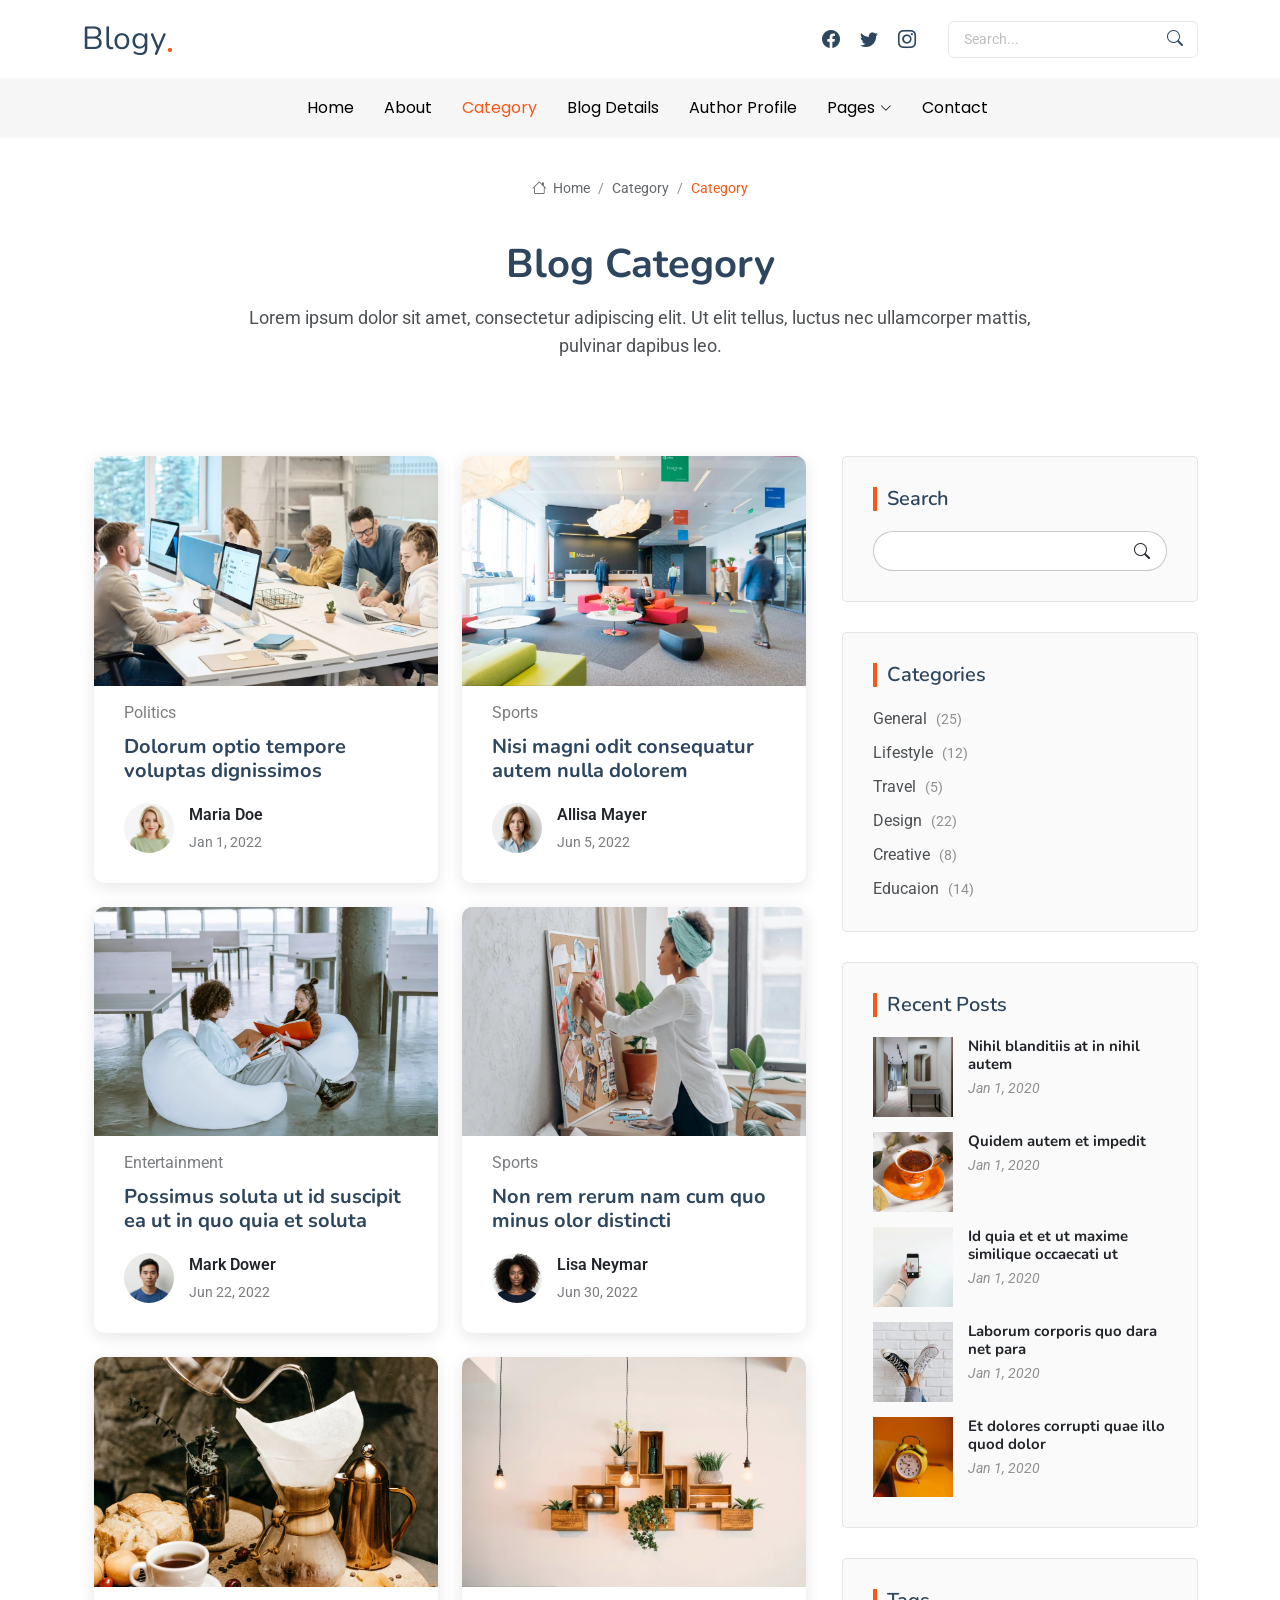
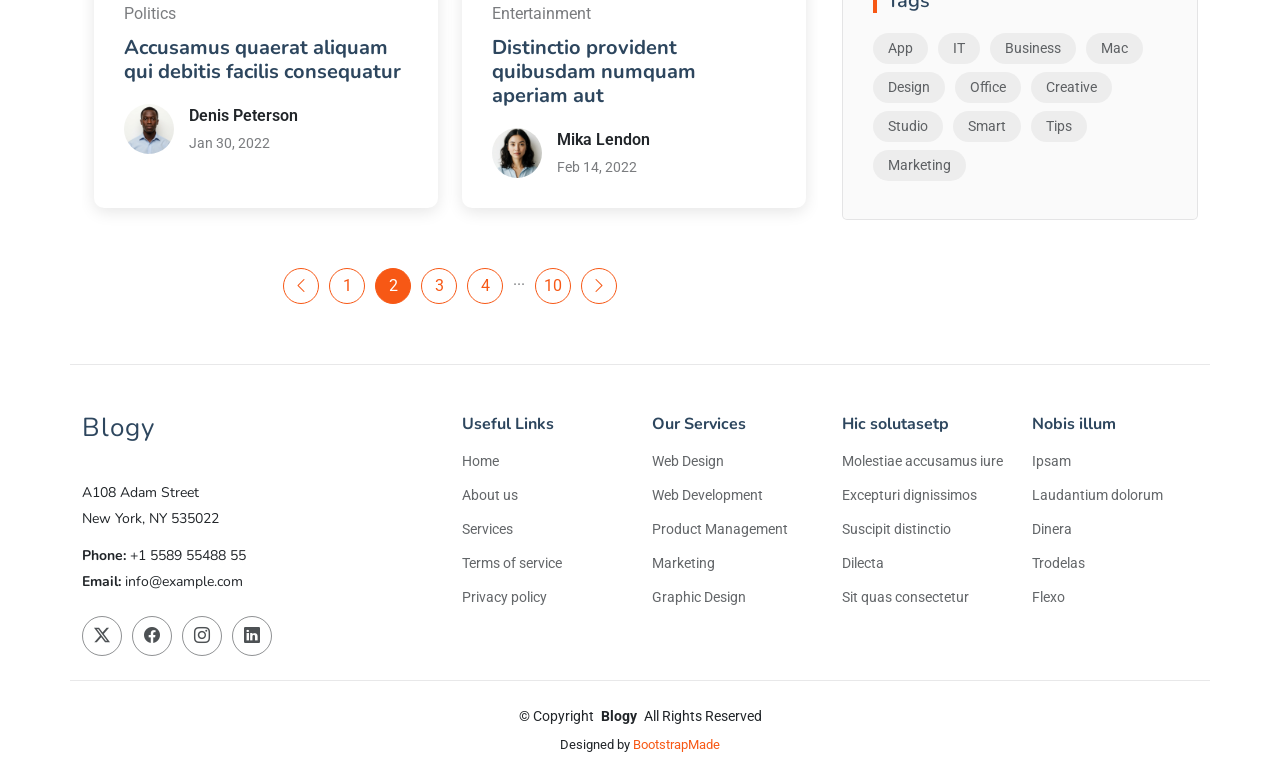
<file: Blogy/category.html>
<!DOCTYPE html>
<html lang="en">

<head>
  <meta charset="utf-8">
  <meta content="width=device-width, initial-scale=1.0" name="viewport">
  <title>Category - Blogy Bootstrap Template</title>
  <meta name="description" content="">
  <meta name="keywords" content="">

  <!-- Favicons -->
  <link href="assets/img/favicon.png" rel="icon">
  <link href="assets/img/apple-touch-icon.png" rel="apple-touch-icon">

  <!-- Fonts -->
  <link href="https://fonts.googleapis.com" rel="preconnect">
  <link href="https://fonts.gstatic.com" rel="preconnect" crossorigin>
  <link href="https://fonts.googleapis.com/css2?family=Roboto:ital,wght@0,100;0,300;0,400;0,500;0,700;0,900;1,100;1,300;1,400;1,500;1,700;1,900&family=Poppins:ital,wght@0,100;0,200;0,300;0,400;0,500;0,600;0,700;0,800;0,900;1,100;1,200;1,300;1,400;1,500;1,600;1,700;1,800;1,900&family=Nunito:ital,wght@0,200;0,300;0,400;0,500;0,600;0,700;0,800;0,900;1,200;1,300;1,400;1,500;1,600;1,700;1,800;1,900&display=swap" rel="stylesheet">

  <!-- Vendor CSS Files -->
  <link href="assets/vendor/bootstrap/css/bootstrap.min.css" rel="stylesheet">
  <link href="assets/vendor/bootstrap-icons/bootstrap-icons.css" rel="stylesheet">
  <link href="assets/vendor/aos/aos.css" rel="stylesheet">
  <link href="assets/vendor/swiper/swiper-bundle.min.css" rel="stylesheet">
  <link href="assets/vendor/glightbox/css/glightbox.min.css" rel="stylesheet">

  <!-- Main CSS File -->
  <link href="assets/css/main.css" rel="stylesheet">

  <!-- =======================================================
  * Template Name: Blogy
  * Template URL: https://bootstrapmade.com/blogy-bootstrap-blog-template/
  * Updated: Feb 22 2025 with Bootstrap v5.3.3
  * Author: BootstrapMade.com
  * License: https://bootstrapmade.com/license/
  ======================================================== -->
</head>

<body class="category-page">

  <header id="header" class="header position-relative">
    <div class="container-fluid container-xl position-relative">

      <div class="top-row d-flex align-items-center justify-content-between">
        <a href="index.html" class="logo d-flex align-items-end">
          <!-- Uncomment the line below if you also wish to use an image logo -->
          <!-- <img src="assets/img/logo.webp" alt=""> -->
          <h1 class="sitename">Blogy</h1><span>.</span>
        </a>

        <div class="d-flex align-items-center">
          <div class="social-links">
            <a href="#" class="facebook"><i class="bi bi-facebook"></i></a>
            <a href="#" class="twitter"><i class="bi bi-twitter"></i></a>
            <a href="#" class="instagram"><i class="bi bi-instagram"></i></a>
          </div>

          <form class="search-form ms-4">
            <input type="text" placeholder="Search..." class="form-control">
            <button type="submit" class="btn"><i class="bi bi-search"></i></button>
          </form>
        </div>
      </div>

    </div>

    <div class="nav-wrap">
      <div class="container d-flex justify-content-center position-relative">
        <nav id="navmenu" class="navmenu">
          <ul>
            <li><a href="index.html">Home</a></li>
            <li><a href="about.html">About</a></li>
            <li><a href="category.html" class="active">Category</a></li>
            <li><a href="blog-details.html">Blog Details</a></li>
            <li><a href="author-profile.html">Author Profile</a></li>
            <li class="dropdown"><a href="#"><span>Pages</span> <i class="bi bi-chevron-down toggle-dropdown"></i></a>
              <ul>
                <li><a href="about.html">About</a></li>
                <li><a href="category.html" class="active">Category</a></li>
                <li><a href="blog-details.html">Blog Details</a></li>
                <li><a href="author-profile.html">Author Profile</a></li>
                <li><a href="search-results.html">Search Results</a></li>
                <li><a href="404.html">404 Not Found Page</a></li>

                <li class="dropdown"><a href="#"><span>Deep Dropdown</span> <i class="bi bi-chevron-down toggle-dropdown"></i></a>
                  <ul>
                    <li><a href="#">Deep Dropdown 1</a></li>
                    <li><a href="#">Deep Dropdown 2</a></li>
                    <li><a href="#">Deep Dropdown 3</a></li>
                    <li><a href="#">Deep Dropdown 4</a></li>
                    <li><a href="#">Deep Dropdown 5</a></li>
                  </ul>
                </li>
              </ul>
            </li>
            <li><a href="contact.html">Contact</a></li>
          </ul>
          <i class="mobile-nav-toggle d-xl-none bi bi-list"></i>
        </nav>
      </div>
    </div>

  </header>

  <main class="main">

    <!-- Page Title -->
    <div class="page-title position-relative">
      <div class="breadcrumbs">
        <nav aria-label="breadcrumb">
          <ol class="breadcrumb">
            <li class="breadcrumb-item"><a href="#"><i class="bi bi-house"></i> Home</a></li>
            <li class="breadcrumb-item"><a href="#">Category</a></li>
            <li class="breadcrumb-item active current">Category</li>
          </ol>
        </nav>
      </div>

      <div class="title-wrapper">
        <h1>Blog Category</h1>
        <p>Lorem ipsum dolor sit amet, consectetur adipiscing elit. Ut elit tellus, luctus nec ullamcorper mattis, pulvinar dapibus leo.</p>
      </div>
    </div><!-- End Page Title -->

    <div class="container">
      <div class="row">

        <div class="col-lg-8">

          <!-- Category Postst Section -->
          <section id="category-postst" class="category-postst section">

            <div class="container" data-aos="fade-up" data-aos-delay="100">
              <div class="row gy-4">

                <div class="col-lg-6">
                  <article>

                    <div class="post-img">
                      <img src="assets/img/blog/blog-post-1.webp" alt="" class="img-fluid">
                    </div>

                    <p class="post-category">Politics</p>

                    <h2 class="title">
                      <a href="blog-details.html">Dolorum optio tempore voluptas dignissimos</a>
                    </h2>

                    <div class="d-flex align-items-center">
                      <img src="assets/img/person/person-f-12.webp" alt="" class="img-fluid post-author-img flex-shrink-0">
                      <div class="post-meta">
                        <p class="post-author">Maria Doe</p>
                        <p class="post-date">
                          <time datetime="2022-01-01">Jan 1, 2022</time>
                        </p>
                      </div>
                    </div>

                  </article>
                </div><!-- End post list item -->

                <div class="col-lg-6">
                  <article>

                    <div class="post-img">
                      <img src="assets/img/blog/blog-post-2.webp" alt="" class="img-fluid">
                    </div>

                    <p class="post-category">Sports</p>

                    <h2 class="title">
                      <a href="blog-details.html">Nisi magni odit consequatur autem nulla dolorem</a>
                    </h2>

                    <div class="d-flex align-items-center">
                      <img src="assets/img/person/person-f-13.webp" alt="" class="img-fluid post-author-img flex-shrink-0">
                      <div class="post-meta">
                        <p class="post-author">Allisa Mayer</p>
                        <p class="post-date">
                          <time datetime="2022-01-01">Jun 5, 2022</time>
                        </p>
                      </div>
                    </div>

                  </article>
                </div><!-- End post list item -->

                <div class="col-lg-6">
                  <article>

                    <div class="post-img">
                      <img src="assets/img/blog/blog-post-3.webp" alt="" class="img-fluid">
                    </div>

                    <p class="post-category">Entertainment</p>

                    <h2 class="title">
                      <a href="blog-details.html">Possimus soluta ut id suscipit ea ut in quo quia et soluta</a>
                    </h2>

                    <div class="d-flex align-items-center">
                      <img src="assets/img/person/person-m-10.webp" alt="" class="img-fluid post-author-img flex-shrink-0">
                      <div class="post-meta">
                        <p class="post-author">Mark Dower</p>
                        <p class="post-date">
                          <time datetime="2022-01-01">Jun 22, 2022</time>
                        </p>
                      </div>
                    </div>

                  </article>
                </div><!-- End post list item -->

                <div class="col-lg-6">
                  <article>

                    <div class="post-img">
                      <img src="assets/img/blog/blog-post-4.webp" alt="" class="img-fluid">
                    </div>

                    <p class="post-category">Sports</p>

                    <h2 class="title">
                      <a href="blog-details.html">Non rem rerum nam cum quo minus olor distincti</a>
                    </h2>

                    <div class="d-flex align-items-center">
                      <img src="assets/img/person/person-f-14.webp" alt="" class="img-fluid post-author-img flex-shrink-0">
                      <div class="post-meta">
                        <p class="post-author">Lisa Neymar</p>
                        <p class="post-date">
                          <time datetime="2022-01-01">Jun 30, 2022</time>
                        </p>
                      </div>
                    </div>

                  </article>
                </div><!-- End post list item -->

                <div class="col-lg-6">
                  <article>

                    <div class="post-img">
                      <img src="assets/img/blog/blog-post-5.webp" alt="" class="img-fluid">
                    </div>

                    <p class="post-category">Politics</p>

                    <h2 class="title">
                      <a href="blog-details.html">Accusamus quaerat aliquam qui debitis facilis consequatur</a>
                    </h2>

                    <div class="d-flex align-items-center">
                      <img src="assets/img/person/person-m-11.webp" alt="" class="img-fluid post-author-img flex-shrink-0">
                      <div class="post-meta">
                        <p class="post-author">Denis Peterson</p>
                        <p class="post-date">
                          <time datetime="2022-01-01">Jan 30, 2022</time>
                        </p>
                      </div>
                    </div>

                  </article>
                </div><!-- End post list item -->

                <div class="col-lg-6">
                  <article>

                    <div class="post-img">
                      <img src="assets/img/blog/blog-post-6.webp" alt="" class="img-fluid">
                    </div>

                    <p class="post-category">Entertainment</p>

                    <h2 class="title">
                      <a href="blog-details.html">Distinctio provident quibusdam numquam aperiam aut</a>
                    </h2>

                    <div class="d-flex align-items-center">
                      <img src="assets/img/person/person-f-15.webp" alt="" class="img-fluid post-author-img flex-shrink-0">
                      <div class="post-meta">
                        <p class="post-author">Mika Lendon</p>
                        <p class="post-date">
                          <time datetime="2022-01-01">Feb 14, 2022</time>
                        </p>
                      </div>
                    </div>

                  </article>
                </div><!-- End post list item -->

              </div>
            </div>

          </section><!-- /Category Postst Section -->

          <!-- Pagination 2 Section -->
          <section id="pagination-2" class="pagination-2 section">

            <div class="container">
              <div class="d-flex justify-content-center">
                <ul>
                  <li><a href="#"><i class="bi bi-chevron-left"></i></a></li>
                  <li><a href="#">1</a></li>
                  <li><a href="#" class="active">2</a></li>
                  <li><a href="#">3</a></li>
                  <li><a href="#">4</a></li>
                  <li>...</li>
                  <li><a href="#">10</a></li>
                  <li><a href="#"><i class="bi bi-chevron-right"></i></a></li>
                </ul>
              </div>
            </div>

          </section><!-- /Pagination 2 Section -->

        </div>

        <div class="col-lg-4 sidebar">

          <div class="widgets-container" data-aos="fade-up" data-aos-delay="200">

            <!-- Search Widget -->
            <div class="search-widget widget-item">

              <h3 class="widget-title">Search</h3>
              <form action="">
                <input type="text">
                <button type="submit" title="Search"><i class="bi bi-search"></i></button>
              </form>

            </div><!--/Search Widget -->

            <!-- Categories Widget -->
            <div class="categories-widget widget-item">

              <h3 class="widget-title">Categories</h3>
              <ul class="mt-3">
                <li><a href="#">General <span>(25)</span></a></li>
                <li><a href="#">Lifestyle <span>(12)</span></a></li>
                <li><a href="#">Travel <span>(5)</span></a></li>
                <li><a href="#">Design <span>(22)</span></a></li>
                <li><a href="#">Creative <span>(8)</span></a></li>
                <li><a href="#">Educaion <span>(14)</span></a></li>
              </ul>

            </div><!--/Categories Widget -->

            <!-- Recent Posts Widget -->
            <div class="recent-posts-widget widget-item">

              <h3 class="widget-title">Recent Posts</h3>

              <div class="post-item">
                <img src="assets/img/blog/blog-post-square-1.webp" alt="" class="flex-shrink-0">
                <div>
                  <h4><a href="blog-details.html">Nihil blanditiis at in nihil autem</a></h4>
                  <time datetime="2020-01-01">Jan 1, 2020</time>
                </div>
              </div><!-- End recent post item-->

              <div class="post-item">
                <img src="assets/img/blog/blog-post-square-2.webp" alt="" class="flex-shrink-0">
                <div>
                  <h4><a href="blog-details.html">Quidem autem et impedit</a></h4>
                  <time datetime="2020-01-01">Jan 1, 2020</time>
                </div>
              </div><!-- End recent post item-->

              <div class="post-item">
                <img src="assets/img/blog/blog-post-square-3.webp" alt="" class="flex-shrink-0">
                <div>
                  <h4><a href="blog-details.html">Id quia et et ut maxime similique occaecati ut</a></h4>
                  <time datetime="2020-01-01">Jan 1, 2020</time>
                </div>
              </div><!-- End recent post item-->

              <div class="post-item">
                <img src="assets/img/blog/blog-post-square-4.webp" alt="" class="flex-shrink-0">
                <div>
                  <h4><a href="blog-details.html">Laborum corporis quo dara net para</a></h4>
                  <time datetime="2020-01-01">Jan 1, 2020</time>
                </div>
              </div><!-- End recent post item-->

              <div class="post-item">
                <img src="assets/img/blog/blog-post-square-5.webp" alt="" class="flex-shrink-0">
                <div>
                  <h4><a href="blog-details.html">Et dolores corrupti quae illo quod dolor</a></h4>
                  <time datetime="2020-01-01">Jan 1, 2020</time>
                </div>
              </div><!-- End recent post item-->

            </div><!--/Recent Posts Widget -->

            <!-- Tags Widget -->
            <div class="tags-widget widget-item">

              <h3 class="widget-title">Tags</h3>
              <ul>
                <li><a href="#">App</a></li>
                <li><a href="#">IT</a></li>
                <li><a href="#">Business</a></li>
                <li><a href="#">Mac</a></li>
                <li><a href="#">Design</a></li>
                <li><a href="#">Office</a></li>
                <li><a href="#">Creative</a></li>
                <li><a href="#">Studio</a></li>
                <li><a href="#">Smart</a></li>
                <li><a href="#">Tips</a></li>
                <li><a href="#">Marketing</a></li>
              </ul>

            </div><!--/Tags Widget -->

          </div>

        </div>

      </div>
    </div>

  </main>

  <footer id="footer" class="footer">

    <div class="container footer-top">
      <div class="row gy-4">
        <div class="col-lg-4 col-md-6 footer-about">
          <a href="index.html" class="logo d-flex align-items-center">
            <span class="sitename">Blogy</span>
          </a>
          <div class="footer-contact pt-3">
            <p>A108 Adam Street</p>
            <p>New York, NY 535022</p>
            <p class="mt-3"><strong>Phone:</strong> <span>+1 5589 55488 55</span></p>
            <p><strong>Email:</strong> <span>info@example.com</span></p>
          </div>
          <div class="social-links d-flex mt-4">
            <a href=""><i class="bi bi-twitter-x"></i></a>
            <a href=""><i class="bi bi-facebook"></i></a>
            <a href=""><i class="bi bi-instagram"></i></a>
            <a href=""><i class="bi bi-linkedin"></i></a>
          </div>
        </div>

        <div class="col-lg-2 col-md-3 footer-links">
          <h4>Useful Links</h4>
          <ul>
            <li><a href="#">Home</a></li>
            <li><a href="#">About us</a></li>
            <li><a href="#">Services</a></li>
            <li><a href="#">Terms of service</a></li>
            <li><a href="#">Privacy policy</a></li>
          </ul>
        </div>

        <div class="col-lg-2 col-md-3 footer-links">
          <h4>Our Services</h4>
          <ul>
            <li><a href="#">Web Design</a></li>
            <li><a href="#">Web Development</a></li>
            <li><a href="#">Product Management</a></li>
            <li><a href="#">Marketing</a></li>
            <li><a href="#">Graphic Design</a></li>
          </ul>
        </div>

        <div class="col-lg-2 col-md-3 footer-links">
          <h4>Hic solutasetp</h4>
          <ul>
            <li><a href="#">Molestiae accusamus iure</a></li>
            <li><a href="#">Excepturi dignissimos</a></li>
            <li><a href="#">Suscipit distinctio</a></li>
            <li><a href="#">Dilecta</a></li>
            <li><a href="#">Sit quas consectetur</a></li>
          </ul>
        </div>

        <div class="col-lg-2 col-md-3 footer-links">
          <h4>Nobis illum</h4>
          <ul>
            <li><a href="#">Ipsam</a></li>
            <li><a href="#">Laudantium dolorum</a></li>
            <li><a href="#">Dinera</a></li>
            <li><a href="#">Trodelas</a></li>
            <li><a href="#">Flexo</a></li>
          </ul>
        </div>

      </div>
    </div>

    <div class="container copyright text-center mt-4">
      <p>© <span>Copyright</span> <strong class="px-1 sitename">Blogy</strong> <span>All Rights Reserved</span></p>
      <div class="credits">
        <!-- All the links in the footer should remain intact. -->
        <!-- You can delete the links only if you've purchased the pro version. -->
        <!-- Licensing information: https://bootstrapmade.com/license/ -->
        <!-- Purchase the pro version with working PHP/AJAX contact form: [buy-url] -->
        Designed by <a href="https://bootstrapmade.com/">BootstrapMade</a>
      </div>
    </div>

  </footer>

  <!-- Scroll Top -->
  <a href="#" id="scroll-top" class="scroll-top d-flex align-items-center justify-content-center"><i class="bi bi-arrow-up-short"></i></a>

  <!-- Preloader -->
  <div id="preloader"></div>

  <!-- Vendor JS Files -->
  <script src="assets/vendor/bootstrap/js/bootstrap.bundle.min.js"></script>
  <script src="assets/vendor/php-email-form/validate.js"></script>
  <script src="assets/vendor/aos/aos.js"></script>
  <script src="assets/vendor/swiper/swiper-bundle.min.js"></script>
  <script src="assets/vendor/purecounter/purecounter_vanilla.js"></script>
  <script src="assets/vendor/glightbox/js/glightbox.min.js"></script>

  <!-- Main JS File -->
  <script src="assets/js/main.js"></script>

</body>

</html>
</file>
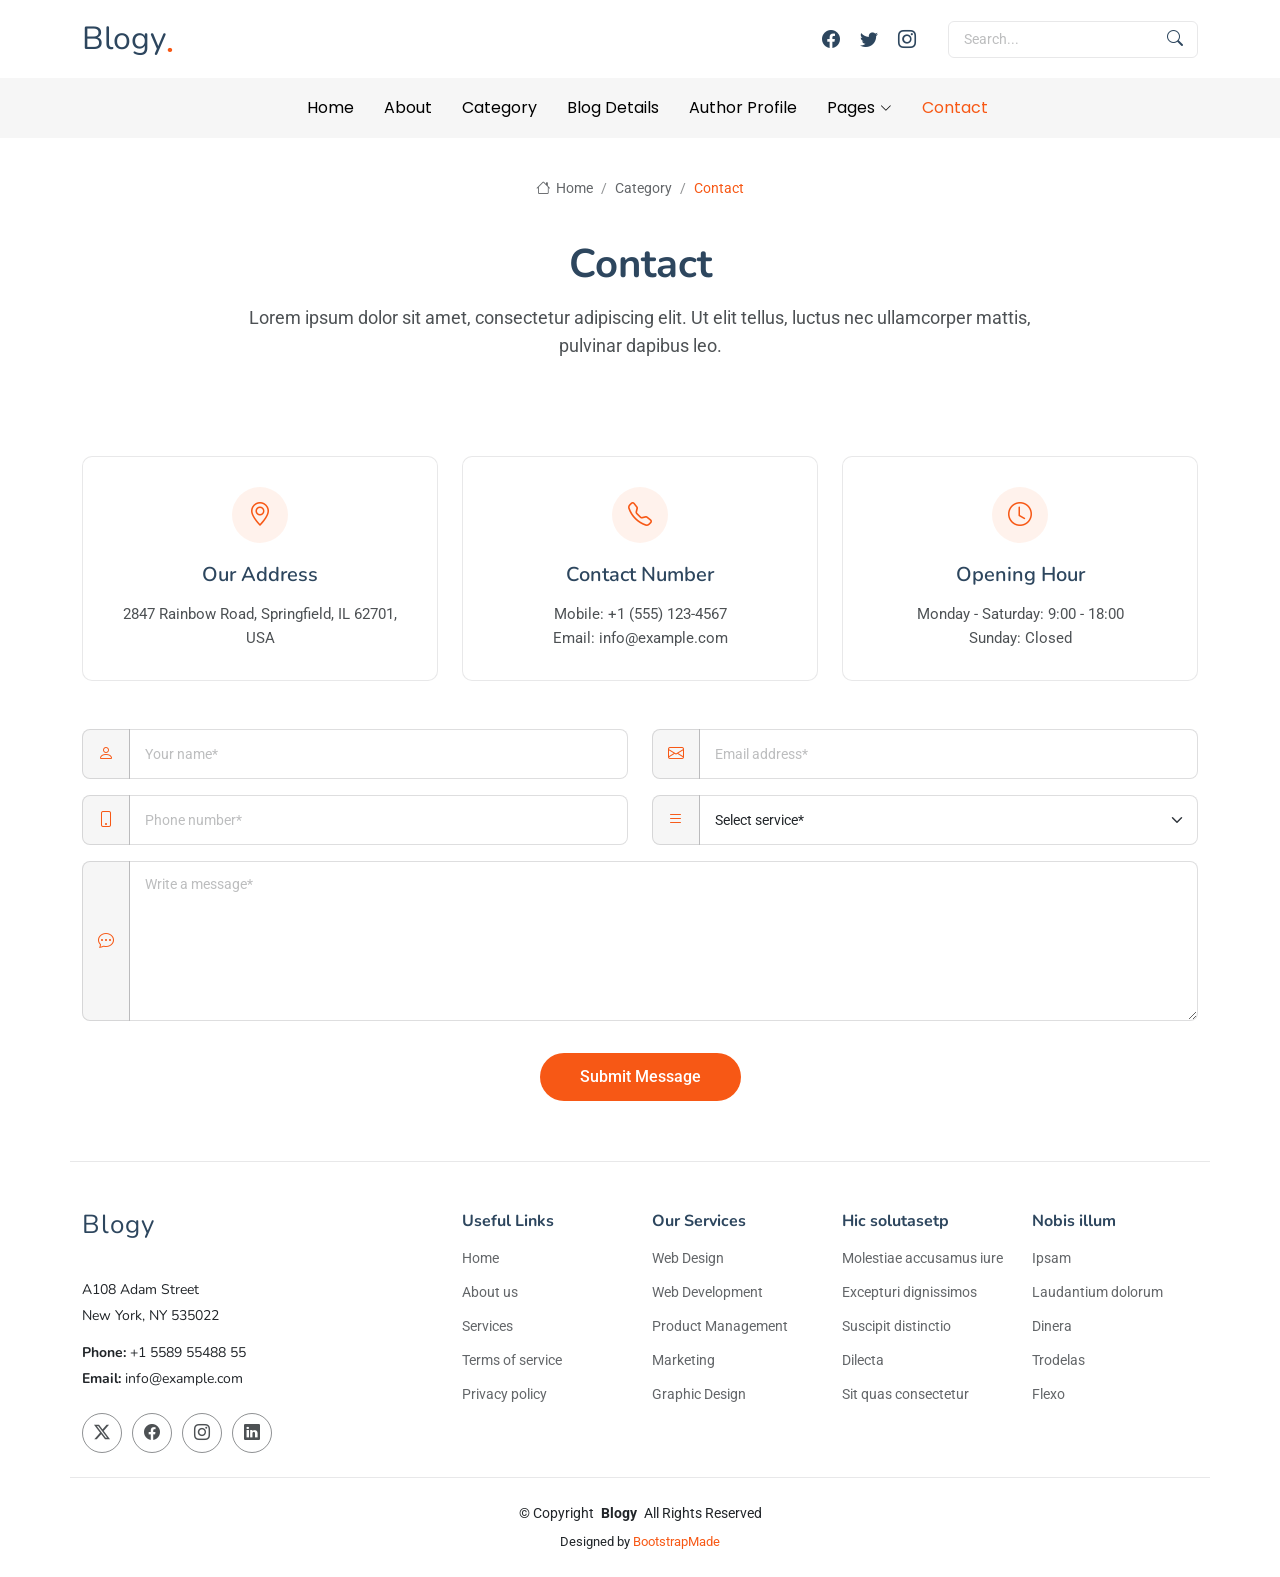
<file: Blogy/contact.html>
<!DOCTYPE html>
<html lang="en">

<head>
  <meta charset="utf-8">
  <meta content="width=device-width, initial-scale=1.0" name="viewport">
  <title>Contact - Blogy Bootstrap Template</title>
  <meta name="description" content="">
  <meta name="keywords" content="">

  <!-- Favicons -->
  <link href="assets/img/favicon.png" rel="icon">
  <link href="assets/img/apple-touch-icon.png" rel="apple-touch-icon">

  <!-- Fonts -->
  <link href="https://fonts.googleapis.com" rel="preconnect">
  <link href="https://fonts.gstatic.com" rel="preconnect" crossorigin>
  <link href="https://fonts.googleapis.com/css2?family=Roboto:ital,wght@0,100;0,300;0,400;0,500;0,700;0,900;1,100;1,300;1,400;1,500;1,700;1,900&family=Poppins:ital,wght@0,100;0,200;0,300;0,400;0,500;0,600;0,700;0,800;0,900;1,100;1,200;1,300;1,400;1,500;1,600;1,700;1,800;1,900&family=Nunito:ital,wght@0,200;0,300;0,400;0,500;0,600;0,700;0,800;0,900;1,200;1,300;1,400;1,500;1,600;1,700;1,800;1,900&display=swap" rel="stylesheet">

  <!-- Vendor CSS Files -->
  <link href="assets/vendor/bootstrap/css/bootstrap.min.css" rel="stylesheet">
  <link href="assets/vendor/bootstrap-icons/bootstrap-icons.css" rel="stylesheet">
  <link href="assets/vendor/aos/aos.css" rel="stylesheet">
  <link href="assets/vendor/swiper/swiper-bundle.min.css" rel="stylesheet">
  <link href="assets/vendor/glightbox/css/glightbox.min.css" rel="stylesheet">

  <!-- Main CSS File -->
  <link href="assets/css/main.css" rel="stylesheet">

  <!-- =======================================================
  * Template Name: Blogy
  * Template URL: https://bootstrapmade.com/blogy-bootstrap-blog-template/
  * Updated: Feb 22 2025 with Bootstrap v5.3.3
  * Author: BootstrapMade.com
  * License: https://bootstrapmade.com/license/
  ======================================================== -->
</head>

<body class="contact-page">

  <header id="header" class="header position-relative">
    <div class="container-fluid container-xl position-relative">

      <div class="top-row d-flex align-items-center justify-content-between">
        <a href="index.html" class="logo d-flex align-items-end">
          <!-- Uncomment the line below if you also wish to use an image logo -->
          <!-- <img src="assets/img/logo.webp" alt=""> -->
          <h1 class="sitename">Blogy</h1><span>.</span>
        </a>

        <div class="d-flex align-items-center">
          <div class="social-links">
            <a href="#" class="facebook"><i class="bi bi-facebook"></i></a>
            <a href="#" class="twitter"><i class="bi bi-twitter"></i></a>
            <a href="#" class="instagram"><i class="bi bi-instagram"></i></a>
          </div>

          <form class="search-form ms-4">
            <input type="text" placeholder="Search..." class="form-control">
            <button type="submit" class="btn"><i class="bi bi-search"></i></button>
          </form>
        </div>
      </div>

    </div>

    <div class="nav-wrap">
      <div class="container d-flex justify-content-center position-relative">
        <nav id="navmenu" class="navmenu">
          <ul>
            <li><a href="index.html">Home</a></li>
            <li><a href="about.html">About</a></li>
            <li><a href="category.html">Category</a></li>
            <li><a href="blog-details.html">Blog Details</a></li>
            <li><a href="author-profile.html">Author Profile</a></li>
            <li class="dropdown"><a href="#"><span>Pages</span> <i class="bi bi-chevron-down toggle-dropdown"></i></a>
              <ul>
                <li><a href="about.html">About</a></li>
                <li><a href="category.html">Category</a></li>
                <li><a href="blog-details.html">Blog Details</a></li>
                <li><a href="author-profile.html">Author Profile</a></li>
                <li><a href="search-results.html">Search Results</a></li>
                <li><a href="404.html">404 Not Found Page</a></li>

                <li class="dropdown"><a href="#"><span>Deep Dropdown</span> <i class="bi bi-chevron-down toggle-dropdown"></i></a>
                  <ul>
                    <li><a href="#">Deep Dropdown 1</a></li>
                    <li><a href="#">Deep Dropdown 2</a></li>
                    <li><a href="#">Deep Dropdown 3</a></li>
                    <li><a href="#">Deep Dropdown 4</a></li>
                    <li><a href="#">Deep Dropdown 5</a></li>
                  </ul>
                </li>
              </ul>
            </li>
            <li><a href="contact.html" class="active">Contact</a></li>
          </ul>
          <i class="mobile-nav-toggle d-xl-none bi bi-list"></i>
        </nav>
      </div>
    </div>

  </header>

  <main class="main">

    <!-- Page Title -->
    <div class="page-title">
      <div class="breadcrumbs">
        <nav aria-label="breadcrumb">
          <ol class="breadcrumb">
            <li class="breadcrumb-item"><a href="#"><i class="bi bi-house"></i> Home</a></li>
            <li class="breadcrumb-item"><a href="#">Category</a></li>
            <li class="breadcrumb-item active current">Contact</li>
          </ol>
        </nav>
      </div>

      <div class="title-wrapper">
        <h1>Contact</h1>
        <p>Lorem ipsum dolor sit amet, consectetur adipiscing elit. Ut elit tellus, luctus nec ullamcorper mattis, pulvinar dapibus leo.</p>
      </div>
    </div><!-- End Page Title -->

    <!-- Contact Section -->
    <section id="contact" class="contact section">

      <div class="container" data-aos="fade-up" data-aos-delay="100">

        <div class="row gy-4 mb-5">
          <div class="col-lg-4" data-aos="fade-up" data-aos-delay="100">
            <div class="info-card">
              <div class="icon-box">
                <i class="bi bi-geo-alt"></i>
              </div>
              <h3>Our Address</h3>
              <p>2847 Rainbow Road, Springfield, IL 62701, USA</p>
            </div>
          </div>

          <div class="col-lg-4" data-aos="fade-up" data-aos-delay="200">
            <div class="info-card">
              <div class="icon-box">
                <i class="bi bi-telephone"></i>
              </div>
              <h3>Contact Number</h3>
              <p>Mobile: +1 (555) 123-4567<br>
                Email: info@example.com</p>
            </div>
          </div>

          <div class="col-lg-4" data-aos="fade-up" data-aos-delay="300">
            <div class="info-card">
              <div class="icon-box">
                <i class="bi bi-clock"></i>
              </div>
              <h3>Opening Hour</h3>
              <p>Monday - Saturday: 9:00 - 18:00<br>
                Sunday: Closed</p>
            </div>
          </div>
        </div>

        <div class="row">
          <div class="col-lg-12">
            <div class="form-wrapper" data-aos="fade-up" data-aos-delay="400">
              <form action="forms/contact.php" method="post" role="form" class="php-email-form">
                <div class="row">
                  <div class="col-md-6 form-group">
                    <div class="input-group">
                      <span class="input-group-text"><i class="bi bi-person"></i></span>
                      <input type="text" name="name" class="form-control" placeholder="Your name*" required="">
                    </div>
                  </div>
                  <div class="col-md-6 form-group">
                    <div class="input-group">
                      <span class="input-group-text"><i class="bi bi-envelope"></i></span>
                      <input type="email" class="form-control" name="email" placeholder="Email address*" required="">
                    </div>
                  </div>
                </div>
                <div class="row mt-3">
                  <div class="col-md-6 form-group">
                    <div class="input-group">
                      <span class="input-group-text"><i class="bi bi-phone"></i></span>
                      <input type="text" class="form-control" name="phone" placeholder="Phone number*" required="">
                    </div>
                  </div>
                  <div class="col-md-6 form-group">
                    <div class="input-group">
                      <span class="input-group-text"><i class="bi bi-list"></i></span>
                      <select name="subject" class="form-control" required="">
                        <option value="">Select service*</option>
                        <option value="Service 1">Consulting</option>
                        <option value="Service 2">Development</option>
                        <option value="Service 3">Marketing</option>
                        <option value="Service 4">Support</option>
                      </select>
                    </div>
                  </div>
                  <div class="form-group mt-3">
                    <div class="input-group">
                      <span class="input-group-text"><i class="bi bi-chat-dots"></i></span>
                      <textarea class="form-control" name="message" rows="6" placeholder="Write a message*" required=""></textarea>
                    </div>
                  </div>
                  <div class="my-3">
                    <div class="loading">Loading</div>
                    <div class="error-message"></div>
                    <div class="sent-message">Your message has been sent. Thank you!</div>
                  </div>
                  <div class="text-center">
                    <button type="submit">Submit Message</button>
                  </div>

                </div>
              </form>
            </div>
          </div>

        </div>

      </div>
    </section><!-- /Contact Section -->

  </main>

  <footer id="footer" class="footer">

    <div class="container footer-top">
      <div class="row gy-4">
        <div class="col-lg-4 col-md-6 footer-about">
          <a href="index.html" class="logo d-flex align-items-center">
            <span class="sitename">Blogy</span>
          </a>
          <div class="footer-contact pt-3">
            <p>A108 Adam Street</p>
            <p>New York, NY 535022</p>
            <p class="mt-3"><strong>Phone:</strong> <span>+1 5589 55488 55</span></p>
            <p><strong>Email:</strong> <span>info@example.com</span></p>
          </div>
          <div class="social-links d-flex mt-4">
            <a href=""><i class="bi bi-twitter-x"></i></a>
            <a href=""><i class="bi bi-facebook"></i></a>
            <a href=""><i class="bi bi-instagram"></i></a>
            <a href=""><i class="bi bi-linkedin"></i></a>
          </div>
        </div>

        <div class="col-lg-2 col-md-3 footer-links">
          <h4>Useful Links</h4>
          <ul>
            <li><a href="#">Home</a></li>
            <li><a href="#">About us</a></li>
            <li><a href="#">Services</a></li>
            <li><a href="#">Terms of service</a></li>
            <li><a href="#">Privacy policy</a></li>
          </ul>
        </div>

        <div class="col-lg-2 col-md-3 footer-links">
          <h4>Our Services</h4>
          <ul>
            <li><a href="#">Web Design</a></li>
            <li><a href="#">Web Development</a></li>
            <li><a href="#">Product Management</a></li>
            <li><a href="#">Marketing</a></li>
            <li><a href="#">Graphic Design</a></li>
          </ul>
        </div>

        <div class="col-lg-2 col-md-3 footer-links">
          <h4>Hic solutasetp</h4>
          <ul>
            <li><a href="#">Molestiae accusamus iure</a></li>
            <li><a href="#">Excepturi dignissimos</a></li>
            <li><a href="#">Suscipit distinctio</a></li>
            <li><a href="#">Dilecta</a></li>
            <li><a href="#">Sit quas consectetur</a></li>
          </ul>
        </div>

        <div class="col-lg-2 col-md-3 footer-links">
          <h4>Nobis illum</h4>
          <ul>
            <li><a href="#">Ipsam</a></li>
            <li><a href="#">Laudantium dolorum</a></li>
            <li><a href="#">Dinera</a></li>
            <li><a href="#">Trodelas</a></li>
            <li><a href="#">Flexo</a></li>
          </ul>
        </div>

      </div>
    </div>

    <div class="container copyright text-center mt-4">
      <p>© <span>Copyright</span> <strong class="px-1 sitename">Blogy</strong> <span>All Rights Reserved</span></p>
      <div class="credits">
        <!-- All the links in the footer should remain intact. -->
        <!-- You can delete the links only if you've purchased the pro version. -->
        <!-- Licensing information: https://bootstrapmade.com/license/ -->
        <!-- Purchase the pro version with working PHP/AJAX contact form: [buy-url] -->
        Designed by <a href="https://bootstrapmade.com/">BootstrapMade</a>
      </div>
    </div>

  </footer>

  <!-- Scroll Top -->
  <a href="#" id="scroll-top" class="scroll-top d-flex align-items-center justify-content-center"><i class="bi bi-arrow-up-short"></i></a>

  <!-- Preloader -->
  <div id="preloader"></div>

  <!-- Vendor JS Files -->
  <script src="assets/vendor/bootstrap/js/bootstrap.bundle.min.js"></script>
  <script src="assets/vendor/php-email-form/validate.js"></script>
  <script src="assets/vendor/aos/aos.js"></script>
  <script src="assets/vendor/swiper/swiper-bundle.min.js"></script>
  <script src="assets/vendor/purecounter/purecounter_vanilla.js"></script>
  <script src="assets/vendor/glightbox/js/glightbox.min.js"></script>

  <!-- Main JS File -->
  <script src="assets/js/main.js"></script>

</body>

</html>
</file>
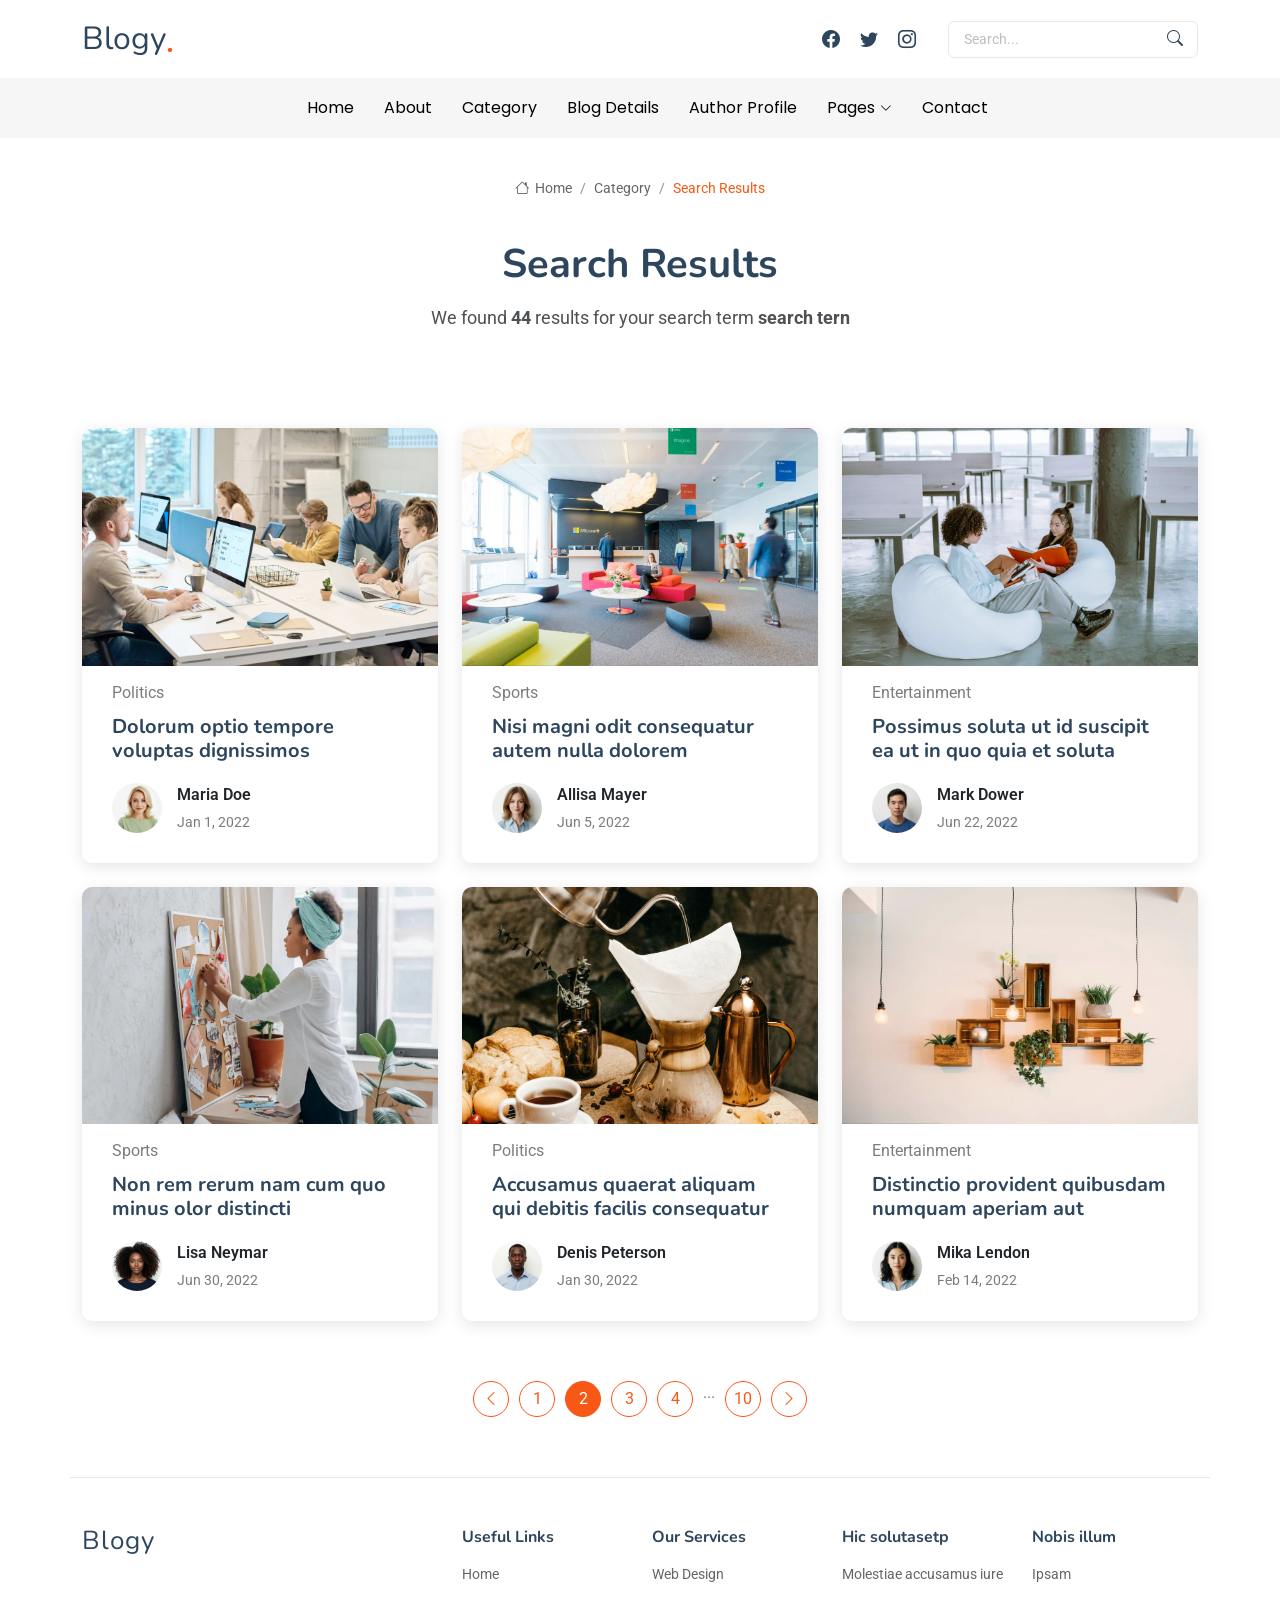
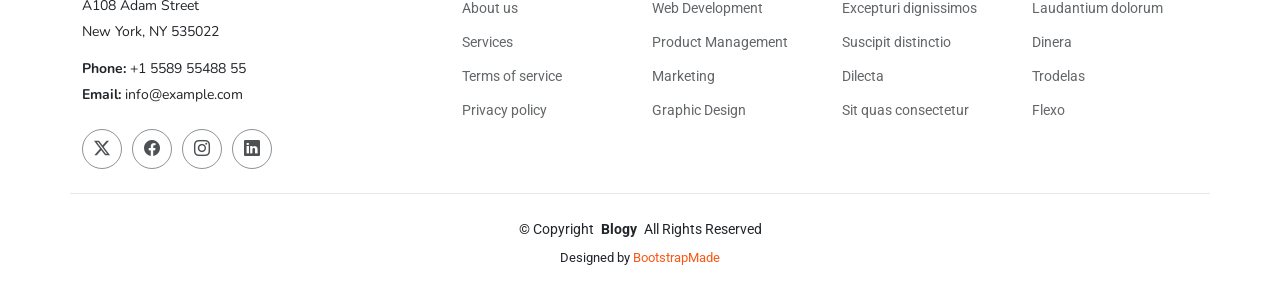
<file: Blogy/search-results.html>
<!DOCTYPE html>
<html lang="en">

<head>
  <meta charset="utf-8">
  <meta content="width=device-width, initial-scale=1.0" name="viewport">
  <title>Search Results - Blogy Bootstrap Template</title>
  <meta name="description" content="">
  <meta name="keywords" content="">

  <!-- Favicons -->
  <link href="assets/img/favicon.png" rel="icon">
  <link href="assets/img/apple-touch-icon.png" rel="apple-touch-icon">

  <!-- Fonts -->
  <link href="https://fonts.googleapis.com" rel="preconnect">
  <link href="https://fonts.gstatic.com" rel="preconnect" crossorigin>
  <link href="https://fonts.googleapis.com/css2?family=Roboto:ital,wght@0,100;0,300;0,400;0,500;0,700;0,900;1,100;1,300;1,400;1,500;1,700;1,900&family=Poppins:ital,wght@0,100;0,200;0,300;0,400;0,500;0,600;0,700;0,800;0,900;1,100;1,200;1,300;1,400;1,500;1,600;1,700;1,800;1,900&family=Nunito:ital,wght@0,200;0,300;0,400;0,500;0,600;0,700;0,800;0,900;1,200;1,300;1,400;1,500;1,600;1,700;1,800;1,900&display=swap" rel="stylesheet">

  <!-- Vendor CSS Files -->
  <link href="assets/vendor/bootstrap/css/bootstrap.min.css" rel="stylesheet">
  <link href="assets/vendor/bootstrap-icons/bootstrap-icons.css" rel="stylesheet">
  <link href="assets/vendor/aos/aos.css" rel="stylesheet">
  <link href="assets/vendor/swiper/swiper-bundle.min.css" rel="stylesheet">
  <link href="assets/vendor/glightbox/css/glightbox.min.css" rel="stylesheet">

  <!-- Main CSS File -->
  <link href="assets/css/main.css" rel="stylesheet">

  <!-- =======================================================
  * Template Name: Blogy
  * Template URL: https://bootstrapmade.com/blogy-bootstrap-blog-template/
  * Updated: Feb 22 2025 with Bootstrap v5.3.3
  * Author: BootstrapMade.com
  * License: https://bootstrapmade.com/license/
  ======================================================== -->
</head>

<body class="search-results-page">

  <header id="header" class="header position-relative">
    <div class="container-fluid container-xl position-relative">

      <div class="top-row d-flex align-items-center justify-content-between">
        <a href="index.html" class="logo d-flex align-items-end">
          <!-- Uncomment the line below if you also wish to use an image logo -->
          <!-- <img src="assets/img/logo.webp" alt=""> -->
          <h1 class="sitename">Blogy</h1><span>.</span>
        </a>

        <div class="d-flex align-items-center">
          <div class="social-links">
            <a href="#" class="facebook"><i class="bi bi-facebook"></i></a>
            <a href="#" class="twitter"><i class="bi bi-twitter"></i></a>
            <a href="#" class="instagram"><i class="bi bi-instagram"></i></a>
          </div>

          <form class="search-form ms-4">
            <input type="text" placeholder="Search..." class="form-control">
            <button type="submit" class="btn"><i class="bi bi-search"></i></button>
          </form>
        </div>
      </div>

    </div>

    <div class="nav-wrap">
      <div class="container d-flex justify-content-center position-relative">
        <nav id="navmenu" class="navmenu">
          <ul>
            <li><a href="index.html">Home</a></li>
            <li><a href="about.html">About</a></li>
            <li><a href="category.html">Category</a></li>
            <li><a href="blog-details.html">Blog Details</a></li>
            <li><a href="author-profile.html">Author Profile</a></li>
            <li class="dropdown"><a href="#"><span>Pages</span> <i class="bi bi-chevron-down toggle-dropdown"></i></a>
              <ul>
                <li><a href="about.html">About</a></li>
                <li><a href="category.html">Category</a></li>
                <li><a href="blog-details.html">Blog Details</a></li>
                <li><a href="author-profile.html">Author Profile</a></li>
                <li><a href="search-results.html" class="active">Search Results</a></li>
                <li><a href="404.html">404 Not Found Page</a></li>

                <li class="dropdown"><a href="#"><span>Deep Dropdown</span> <i class="bi bi-chevron-down toggle-dropdown"></i></a>
                  <ul>
                    <li><a href="#">Deep Dropdown 1</a></li>
                    <li><a href="#">Deep Dropdown 2</a></li>
                    <li><a href="#">Deep Dropdown 3</a></li>
                    <li><a href="#">Deep Dropdown 4</a></li>
                    <li><a href="#">Deep Dropdown 5</a></li>
                  </ul>
                </li>
              </ul>
            </li>
            <li><a href="contact.html">Contact</a></li>
          </ul>
          <i class="mobile-nav-toggle d-xl-none bi bi-list"></i>
        </nav>
      </div>
    </div>

  </header>

  <main class="main">

    <!-- Page Title -->
    <div class="page-title">
      <div class="breadcrumbs">
        <nav aria-label="breadcrumb">
          <ol class="breadcrumb">
            <li class="breadcrumb-item"><a href="#"><i class="bi bi-house"></i> Home</a></li>
            <li class="breadcrumb-item"><a href="#">Category</a></li>
            <li class="breadcrumb-item active current">Search Results</li>
          </ol>
        </nav>
      </div>

      <div class="title-wrapper">
        <h1>Search Results</h1>
        <p>We found <strong>44</strong> results for your search term <strong>search tern</strong></p>
      </div>
    </div><!-- End Page Title -->

    <!-- Search Results Posts Section -->
    <section id="search-results-posts" class="search-results-posts section">

      <div class="container" data-aos="fade-up" data-aos-delay="100">
        <div class="row gy-4">

          <div class="col-lg-4">
            <article>

              <div class="post-img">
                <img src="assets/img/blog/blog-post-1.webp" alt="" class="img-fluid">
              </div>

              <p class="post-category">Politics</p>

              <h2 class="title">
                <a href="blog-details.html">Dolorum optio tempore voluptas dignissimos</a>
              </h2>

              <div class="d-flex align-items-center">
                <img src="assets/img/person/person-f-12.webp" alt="" class="img-fluid post-author-img flex-shrink-0">
                <div class="post-meta">
                  <p class="post-author">Maria Doe</p>
                  <p class="post-date">
                    <time datetime="2022-01-01">Jan 1, 2022</time>
                  </p>
                </div>
              </div>

            </article>
          </div><!-- End post list item -->

          <div class="col-lg-4">
            <article>

              <div class="post-img">
                <img src="assets/img/blog/blog-post-2.webp" alt="" class="img-fluid">
              </div>

              <p class="post-category">Sports</p>

              <h2 class="title">
                <a href="blog-details.html">Nisi magni odit consequatur autem nulla dolorem</a>
              </h2>

              <div class="d-flex align-items-center">
                <img src="assets/img/person/person-f-13.webp" alt="" class="img-fluid post-author-img flex-shrink-0">
                <div class="post-meta">
                  <p class="post-author">Allisa Mayer</p>
                  <p class="post-date">
                    <time datetime="2022-01-01">Jun 5, 2022</time>
                  </p>
                </div>
              </div>

            </article>
          </div><!-- End post list item -->

          <div class="col-lg-4">
            <article>

              <div class="post-img">
                <img src="assets/img/blog/blog-post-3.webp" alt="" class="img-fluid">
              </div>

              <p class="post-category">Entertainment</p>

              <h2 class="title">
                <a href="blog-details.html">Possimus soluta ut id suscipit ea ut in quo quia et soluta</a>
              </h2>

              <div class="d-flex align-items-center">
                <img src="assets/img/person/person-m-10.webp" alt="" class="img-fluid post-author-img flex-shrink-0">
                <div class="post-meta">
                  <p class="post-author">Mark Dower</p>
                  <p class="post-date">
                    <time datetime="2022-01-01">Jun 22, 2022</time>
                  </p>
                </div>
              </div>

            </article>
          </div><!-- End post list item -->

          <div class="col-lg-4">
            <article>

              <div class="post-img">
                <img src="assets/img/blog/blog-post-4.webp" alt="" class="img-fluid">
              </div>

              <p class="post-category">Sports</p>

              <h2 class="title">
                <a href="blog-details.html">Non rem rerum nam cum quo minus olor distincti</a>
              </h2>

              <div class="d-flex align-items-center">
                <img src="assets/img/person/person-f-14.webp" alt="" class="img-fluid post-author-img flex-shrink-0">
                <div class="post-meta">
                  <p class="post-author">Lisa Neymar</p>
                  <p class="post-date">
                    <time datetime="2022-01-01">Jun 30, 2022</time>
                  </p>
                </div>
              </div>

            </article>
          </div><!-- End post list item -->

          <div class="col-lg-4">
            <article>

              <div class="post-img">
                <img src="assets/img/blog/blog-post-5.webp" alt="" class="img-fluid">
              </div>

              <p class="post-category">Politics</p>

              <h2 class="title">
                <a href="blog-details.html">Accusamus quaerat aliquam qui debitis facilis consequatur</a>
              </h2>

              <div class="d-flex align-items-center">
                <img src="assets/img/person/person-m-11.webp" alt="" class="img-fluid post-author-img flex-shrink-0">
                <div class="post-meta">
                  <p class="post-author">Denis Peterson</p>
                  <p class="post-date">
                    <time datetime="2022-01-01">Jan 30, 2022</time>
                  </p>
                </div>
              </div>

            </article>
          </div><!-- End post list item -->

          <div class="col-lg-4">
            <article>

              <div class="post-img">
                <img src="assets/img/blog/blog-post-6.webp" alt="" class="img-fluid">
              </div>

              <p class="post-category">Entertainment</p>

              <h2 class="title">
                <a href="blog-details.html">Distinctio provident quibusdam numquam aperiam aut</a>
              </h2>

              <div class="d-flex align-items-center">
                <img src="assets/img/person/person-f-15.webp" alt="" class="img-fluid post-author-img flex-shrink-0">
                <div class="post-meta">
                  <p class="post-author">Mika Lendon</p>
                  <p class="post-date">
                    <time datetime="2022-01-01">Feb 14, 2022</time>
                  </p>
                </div>
              </div>

            </article>
          </div><!-- End post list item -->

        </div>
      </div>

    </section><!-- /Search Results Posts Section -->

    <!-- Pagination 3 Section -->
    <section id="pagination-3" class="pagination-3 section">

      <div class="container">
        <div class="d-flex justify-content-center">
          <ul>
            <li><a href="#"><i class="bi bi-chevron-left"></i></a></li>
            <li><a href="#">1</a></li>
            <li><a href="#" class="active">2</a></li>
            <li><a href="#">3</a></li>
            <li><a href="#">4</a></li>
            <li>...</li>
            <li><a href="#">10</a></li>
            <li><a href="#"><i class="bi bi-chevron-right"></i></a></li>
          </ul>
        </div>
      </div>

    </section><!-- /Pagination 3 Section -->

  </main>

  <footer id="footer" class="footer">

    <div class="container footer-top">
      <div class="row gy-4">
        <div class="col-lg-4 col-md-6 footer-about">
          <a href="index.html" class="logo d-flex align-items-center">
            <span class="sitename">Blogy</span>
          </a>
          <div class="footer-contact pt-3">
            <p>A108 Adam Street</p>
            <p>New York, NY 535022</p>
            <p class="mt-3"><strong>Phone:</strong> <span>+1 5589 55488 55</span></p>
            <p><strong>Email:</strong> <span>info@example.com</span></p>
          </div>
          <div class="social-links d-flex mt-4">
            <a href=""><i class="bi bi-twitter-x"></i></a>
            <a href=""><i class="bi bi-facebook"></i></a>
            <a href=""><i class="bi bi-instagram"></i></a>
            <a href=""><i class="bi bi-linkedin"></i></a>
          </div>
        </div>

        <div class="col-lg-2 col-md-3 footer-links">
          <h4>Useful Links</h4>
          <ul>
            <li><a href="#">Home</a></li>
            <li><a href="#">About us</a></li>
            <li><a href="#">Services</a></li>
            <li><a href="#">Terms of service</a></li>
            <li><a href="#">Privacy policy</a></li>
          </ul>
        </div>

        <div class="col-lg-2 col-md-3 footer-links">
          <h4>Our Services</h4>
          <ul>
            <li><a href="#">Web Design</a></li>
            <li><a href="#">Web Development</a></li>
            <li><a href="#">Product Management</a></li>
            <li><a href="#">Marketing</a></li>
            <li><a href="#">Graphic Design</a></li>
          </ul>
        </div>

        <div class="col-lg-2 col-md-3 footer-links">
          <h4>Hic solutasetp</h4>
          <ul>
            <li><a href="#">Molestiae accusamus iure</a></li>
            <li><a href="#">Excepturi dignissimos</a></li>
            <li><a href="#">Suscipit distinctio</a></li>
            <li><a href="#">Dilecta</a></li>
            <li><a href="#">Sit quas consectetur</a></li>
          </ul>
        </div>

        <div class="col-lg-2 col-md-3 footer-links">
          <h4>Nobis illum</h4>
          <ul>
            <li><a href="#">Ipsam</a></li>
            <li><a href="#">Laudantium dolorum</a></li>
            <li><a href="#">Dinera</a></li>
            <li><a href="#">Trodelas</a></li>
            <li><a href="#">Flexo</a></li>
          </ul>
        </div>

      </div>
    </div>

    <div class="container copyright text-center mt-4">
      <p>© <span>Copyright</span> <strong class="px-1 sitename">Blogy</strong> <span>All Rights Reserved</span></p>
      <div class="credits">
        <!-- All the links in the footer should remain intact. -->
        <!-- You can delete the links only if you've purchased the pro version. -->
        <!-- Licensing information: https://bootstrapmade.com/license/ -->
        <!-- Purchase the pro version with working PHP/AJAX contact form: [buy-url] -->
        Designed by <a href="https://bootstrapmade.com/">BootstrapMade</a>
      </div>
    </div>

  </footer>

  <!-- Scroll Top -->
  <a href="#" id="scroll-top" class="scroll-top d-flex align-items-center justify-content-center"><i class="bi bi-arrow-up-short"></i></a>

  <!-- Preloader -->
  <div id="preloader"></div>

  <!-- Vendor JS Files -->
  <script src="assets/vendor/bootstrap/js/bootstrap.bundle.min.js"></script>
  <script src="assets/vendor/php-email-form/validate.js"></script>
  <script src="assets/vendor/aos/aos.js"></script>
  <script src="assets/vendor/swiper/swiper-bundle.min.js"></script>
  <script src="assets/vendor/purecounter/purecounter_vanilla.js"></script>
  <script src="assets/vendor/glightbox/js/glightbox.min.js"></script>

  <!-- Main JS File -->
  <script src="assets/js/main.js"></script>

</body>

</html>
</file>
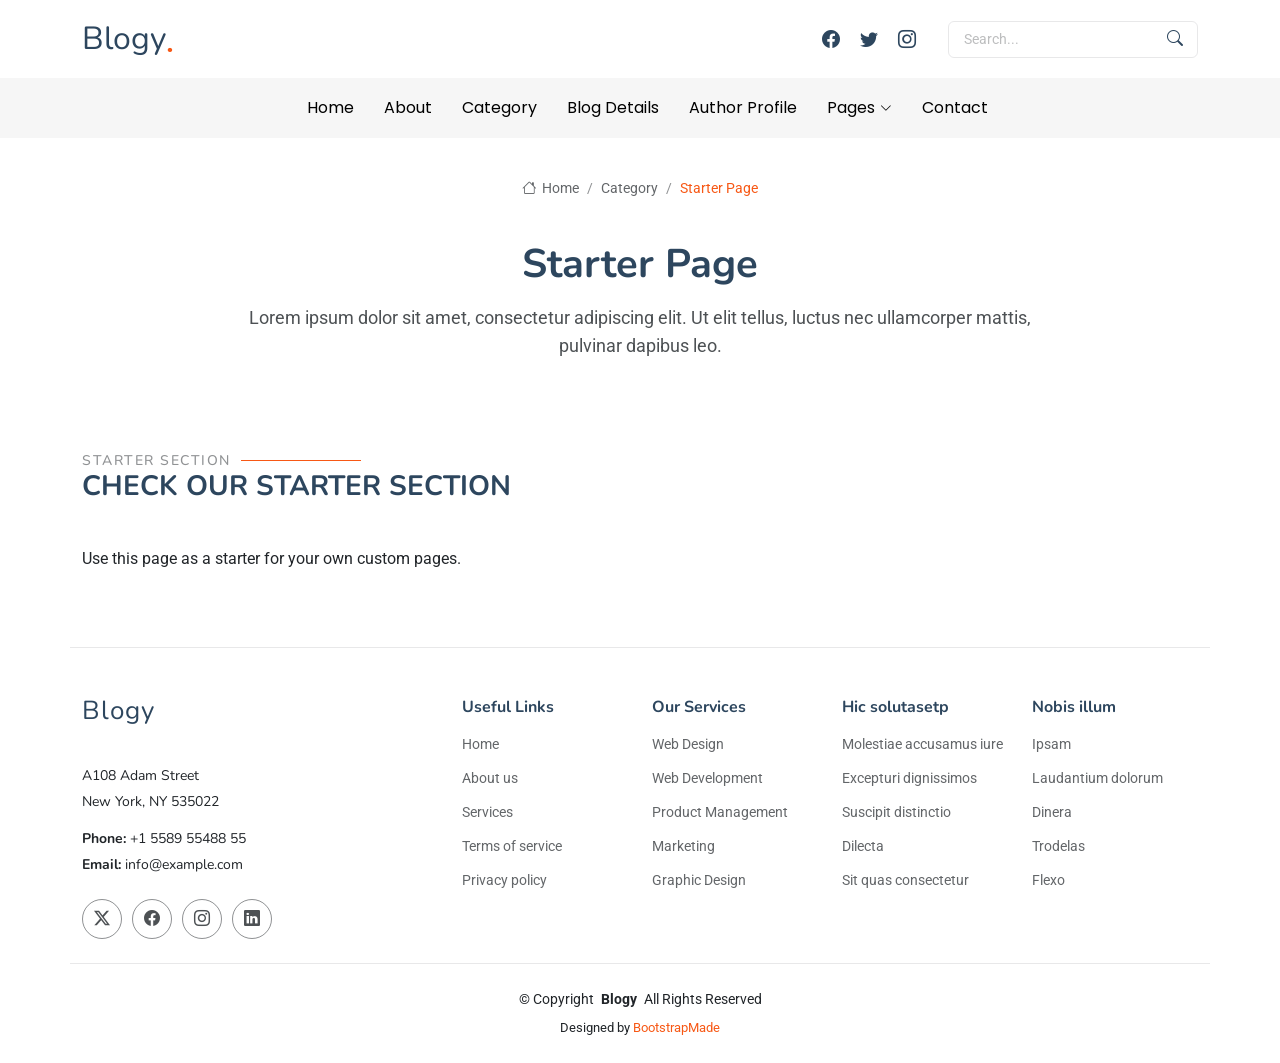
<file: Blogy/starter-page.html>
<!DOCTYPE html>
<html lang="en">

<head>
  <meta charset="utf-8">
  <meta content="width=device-width, initial-scale=1.0" name="viewport">
  <title>Starter Page - Blogy Bootstrap Template</title>
  <meta name="description" content="">
  <meta name="keywords" content="">

  <!-- Favicons -->
  <link href="assets/img/favicon.png" rel="icon">
  <link href="assets/img/apple-touch-icon.png" rel="apple-touch-icon">

  <!-- Fonts -->
  <link href="https://fonts.googleapis.com" rel="preconnect">
  <link href="https://fonts.gstatic.com" rel="preconnect" crossorigin>
  <link href="https://fonts.googleapis.com/css2?family=Roboto:ital,wght@0,100;0,300;0,400;0,500;0,700;0,900;1,100;1,300;1,400;1,500;1,700;1,900&family=Poppins:ital,wght@0,100;0,200;0,300;0,400;0,500;0,600;0,700;0,800;0,900;1,100;1,200;1,300;1,400;1,500;1,600;1,700;1,800;1,900&family=Nunito:ital,wght@0,200;0,300;0,400;0,500;0,600;0,700;0,800;0,900;1,200;1,300;1,400;1,500;1,600;1,700;1,800;1,900&display=swap" rel="stylesheet">

  <!-- Vendor CSS Files -->
  <link href="assets/vendor/bootstrap/css/bootstrap.min.css" rel="stylesheet">
  <link href="assets/vendor/bootstrap-icons/bootstrap-icons.css" rel="stylesheet">
  <link href="assets/vendor/aos/aos.css" rel="stylesheet">
  <link href="assets/vendor/swiper/swiper-bundle.min.css" rel="stylesheet">
  <link href="assets/vendor/glightbox/css/glightbox.min.css" rel="stylesheet">

  <!-- Main CSS File -->
  <link href="assets/css/main.css" rel="stylesheet">

  <!-- =======================================================
  * Template Name: Blogy
  * Template URL: https://bootstrapmade.com/blogy-bootstrap-blog-template/
  * Updated: Feb 22 2025 with Bootstrap v5.3.3
  * Author: BootstrapMade.com
  * License: https://bootstrapmade.com/license/
  ======================================================== -->
</head>

<body class="starter-page-page">

  <header id="header" class="header position-relative">
    <div class="container-fluid container-xl position-relative">

      <div class="top-row d-flex align-items-center justify-content-between">
        <a href="index.html" class="logo d-flex align-items-end">
          <!-- Uncomment the line below if you also wish to use an image logo -->
          <!-- <img src="assets/img/logo.webp" alt=""> -->
          <h1 class="sitename">Blogy</h1><span>.</span>
        </a>

        <div class="d-flex align-items-center">
          <div class="social-links">
            <a href="#" class="facebook"><i class="bi bi-facebook"></i></a>
            <a href="#" class="twitter"><i class="bi bi-twitter"></i></a>
            <a href="#" class="instagram"><i class="bi bi-instagram"></i></a>
          </div>

          <form class="search-form ms-4">
            <input type="text" placeholder="Search..." class="form-control">
            <button type="submit" class="btn"><i class="bi bi-search"></i></button>
          </form>
        </div>
      </div>

    </div>

    <div class="nav-wrap">
      <div class="container d-flex justify-content-center position-relative">
        <nav id="navmenu" class="navmenu">
          <ul>
            <li><a href="index.html">Home</a></li>
            <li><a href="about.html">About</a></li>
            <li><a href="category.html">Category</a></li>
            <li><a href="blog-details.html">Blog Details</a></li>
            <li><a href="author-profile.html">Author Profile</a></li>
            <li class="dropdown"><a href="#"><span>Pages</span> <i class="bi bi-chevron-down toggle-dropdown"></i></a>
              <ul>
                <li><a href="about.html">About</a></li>
                <li><a href="category.html">Category</a></li>
                <li><a href="blog-details.html">Blog Details</a></li>
                <li><a href="author-profile.html">Author Profile</a></li>
                <li><a href="search-results.html">Search Results</a></li>
                <li><a href="404.html">404 Not Found Page</a></li>

                <li class="dropdown"><a href="#"><span>Deep Dropdown</span> <i class="bi bi-chevron-down toggle-dropdown"></i></a>
                  <ul>
                    <li><a href="#">Deep Dropdown 1</a></li>
                    <li><a href="#">Deep Dropdown 2</a></li>
                    <li><a href="#">Deep Dropdown 3</a></li>
                    <li><a href="#">Deep Dropdown 4</a></li>
                    <li><a href="#">Deep Dropdown 5</a></li>
                  </ul>
                </li>
              </ul>
            </li>
            <li><a href="contact.html">Contact</a></li>
          </ul>
          <i class="mobile-nav-toggle d-xl-none bi bi-list"></i>
        </nav>
      </div>
    </div>

  </header>

  <main class="main">

    <!-- Page Title -->
    <div class="page-title">
      <div class="breadcrumbs">
        <nav aria-label="breadcrumb">
          <ol class="breadcrumb">
            <li class="breadcrumb-item"><a href="#"><i class="bi bi-house"></i> Home</a></li>
            <li class="breadcrumb-item"><a href="#">Category</a></li>
            <li class="breadcrumb-item active current">Starter Page</li>
          </ol>
        </nav>
      </div>

      <div class="title-wrapper">
        <h1>Starter Page</h1>
        <p>Lorem ipsum dolor sit amet, consectetur adipiscing elit. Ut elit tellus, luctus nec ullamcorper mattis, pulvinar dapibus leo.</p>
      </div>
    </div><!-- End Page Title -->

    <!-- Starter Section Section -->
    <section id="starter-section" class="starter-section section">

      <!-- Section Title -->
      <div class="container section-title" data-aos="fade-up">
        <h2>Starter Section</h2>
        <div><span>Check Our</span> <span class="description-title">Starter Section</span></div>
      </div><!-- End Section Title -->

      <div class="container" data-aos="fade-up">
        <p>Use this page as a starter for your own custom pages.</p>
      </div>

    </section><!-- /Starter Section Section -->

  </main>

  <footer id="footer" class="footer">

    <div class="container footer-top">
      <div class="row gy-4">
        <div class="col-lg-4 col-md-6 footer-about">
          <a href="index.html" class="logo d-flex align-items-center">
            <span class="sitename">Blogy</span>
          </a>
          <div class="footer-contact pt-3">
            <p>A108 Adam Street</p>
            <p>New York, NY 535022</p>
            <p class="mt-3"><strong>Phone:</strong> <span>+1 5589 55488 55</span></p>
            <p><strong>Email:</strong> <span>info@example.com</span></p>
          </div>
          <div class="social-links d-flex mt-4">
            <a href=""><i class="bi bi-twitter-x"></i></a>
            <a href=""><i class="bi bi-facebook"></i></a>
            <a href=""><i class="bi bi-instagram"></i></a>
            <a href=""><i class="bi bi-linkedin"></i></a>
          </div>
        </div>

        <div class="col-lg-2 col-md-3 footer-links">
          <h4>Useful Links</h4>
          <ul>
            <li><a href="#">Home</a></li>
            <li><a href="#">About us</a></li>
            <li><a href="#">Services</a></li>
            <li><a href="#">Terms of service</a></li>
            <li><a href="#">Privacy policy</a></li>
          </ul>
        </div>

        <div class="col-lg-2 col-md-3 footer-links">
          <h4>Our Services</h4>
          <ul>
            <li><a href="#">Web Design</a></li>
            <li><a href="#">Web Development</a></li>
            <li><a href="#">Product Management</a></li>
            <li><a href="#">Marketing</a></li>
            <li><a href="#">Graphic Design</a></li>
          </ul>
        </div>

        <div class="col-lg-2 col-md-3 footer-links">
          <h4>Hic solutasetp</h4>
          <ul>
            <li><a href="#">Molestiae accusamus iure</a></li>
            <li><a href="#">Excepturi dignissimos</a></li>
            <li><a href="#">Suscipit distinctio</a></li>
            <li><a href="#">Dilecta</a></li>
            <li><a href="#">Sit quas consectetur</a></li>
          </ul>
        </div>

        <div class="col-lg-2 col-md-3 footer-links">
          <h4>Nobis illum</h4>
          <ul>
            <li><a href="#">Ipsam</a></li>
            <li><a href="#">Laudantium dolorum</a></li>
            <li><a href="#">Dinera</a></li>
            <li><a href="#">Trodelas</a></li>
            <li><a href="#">Flexo</a></li>
          </ul>
        </div>

      </div>
    </div>

    <div class="container copyright text-center mt-4">
      <p>© <span>Copyright</span> <strong class="px-1 sitename">Blogy</strong> <span>All Rights Reserved</span></p>
      <div class="credits">
        <!-- All the links in the footer should remain intact. -->
        <!-- You can delete the links only if you've purchased the pro version. -->
        <!-- Licensing information: https://bootstrapmade.com/license/ -->
        <!-- Purchase the pro version with working PHP/AJAX contact form: [buy-url] -->
        Designed by <a href="https://bootstrapmade.com/">BootstrapMade</a>
      </div>
    </div>

  </footer>

  <!-- Scroll Top -->
  <a href="#" id="scroll-top" class="scroll-top d-flex align-items-center justify-content-center"><i class="bi bi-arrow-up-short"></i></a>

  <!-- Preloader -->
  <div id="preloader"></div>

  <!-- Vendor JS Files -->
  <script src="assets/vendor/bootstrap/js/bootstrap.bundle.min.js"></script>
  <script src="assets/vendor/php-email-form/validate.js"></script>
  <script src="assets/vendor/aos/aos.js"></script>
  <script src="assets/vendor/swiper/swiper-bundle.min.js"></script>
  <script src="assets/vendor/purecounter/purecounter_vanilla.js"></script>
  <script src="assets/vendor/glightbox/js/glightbox.min.js"></script>

  <!-- Main JS File -->
  <script src="assets/js/main.js"></script>

</body>

</html>
</file>
<file: Blogy/assets/css/main.css>
/**
* Template Name: Blogy
* Template URL: https://bootstrapmade.com/blogy-bootstrap-blog-template/
* Updated: Feb 22 2025 with Bootstrap v5.3.3
* Author: BootstrapMade.com
* License: https://bootstrapmade.com/license/
*/

@charset "UTF-8";

/*--------------------------------------------------------------
# Font & Color Variables
# Help: https://bootstrapmade.com/color-system/
--------------------------------------------------------------*/
/* Fonts */
:root {
  --default-font: "Roboto",  system-ui, -apple-system, "Segoe UI", Roboto, "Helvetica Neue", Arial, "Noto Sans", "Liberation Sans", sans-serif, "Apple Color Emoji", "Segoe UI Emoji", "Segoe UI Symbol", "Noto Color Emoji";
  --heading-font: "Nunito",  sans-serif;
  --nav-font: "Poppins",  sans-serif;
}

/* Global Colors - The following color variables are used throughout the website. Updating them here will change the color scheme of the entire website */
:root { 
  --background-color: #ffffff; /* Background color for the entire website, including individual sections */
  --default-color: #212529; /* Default color used for the majority of the text content across the entire website */
  --heading-color: #2d465e; /* Color for headings, subheadings and title throughout the website */
  --accent-color: #f75815; /* Accent color that represents your brand on the website. It's used for buttons, links, and other elements that need to stand out */
  --surface-color: #ffffff; /* The surface color is used as a background of boxed elements within sections, such as cards, icon boxes, or other elements that require a visual separation from the global background. */
  --contrast-color: #ffffff; /* Contrast color for text, ensuring readability against backgrounds of accent, heading, or default colors. */
}

/* Nav Menu Colors - The following color variables are used specifically for the navigation menu. They are separate from the global colors to allow for more customization options */
:root {
  --nav-color: #000000;  /* The default color of the main navmenu links */
  --nav-hover-color: #f75815; /* Applied to main navmenu links when they are hovered over or active */
  --nav-mobile-background-color: #ffffff; /* Used as the background color for mobile navigation menu */
  --nav-dropdown-background-color: #ffffff; /* Used as the background color for dropdown items that appear when hovering over primary navigation items */
  --nav-dropdown-color: #212529; /* Used for navigation links of the dropdown items in the navigation menu. */
  --nav-dropdown-hover-color: #f75815; /* Similar to --nav-hover-color, this color is applied to dropdown navigation links when they are hovered over. */
}

/* Color Presets - These classes override global colors when applied to any section or element, providing reuse of the sam color scheme. */

.light-background {
  --background-color: #f9f9f9;
  --surface-color: #ffffff;
}

.dark-background {
  --background-color: #060606;
  --default-color: #ffffff;
  --heading-color: #ffffff;
  --surface-color: #252525;
  --contrast-color: #ffffff;
}

/* Smooth scroll */
:root {
  scroll-behavior: smooth;
}

/*--------------------------------------------------------------
# General Styling & Shared Classes
--------------------------------------------------------------*/
body {
  color: var(--default-color);
  background-color: var(--background-color);
  font-family: var(--default-font);
}

a {
  color: var(--accent-color);
  text-decoration: none;
  transition: 0.3s;
}

a:hover {
  color: color-mix(in srgb, var(--accent-color), transparent 25%);
  text-decoration: none;
}

h1,
h2,
h3,
h4,
h5,
h6 {
  color: var(--heading-color);
  font-family: var(--heading-font);
}

/* PHP Email Form Messages
------------------------------*/
.php-email-form .error-message {
  display: none;
  background: #df1529;
  color: #ffffff;
  text-align: left;
  padding: 15px;
  margin-bottom: 24px;
  font-weight: 600;
}

.php-email-form .sent-message {
  display: none;
  color: #ffffff;
  background: #059652;
  text-align: center;
  padding: 15px;
  margin-bottom: 24px;
  font-weight: 600;
}

.php-email-form .loading {
  display: none;
  background: var(--surface-color);
  text-align: center;
  padding: 15px;
  margin-bottom: 24px;
}

.php-email-form .loading:before {
  content: "";
  display: inline-block;
  border-radius: 50%;
  width: 24px;
  height: 24px;
  margin: 0 10px -6px 0;
  border: 3px solid var(--accent-color);
  border-top-color: var(--surface-color);
  animation: php-email-form-loading 1s linear infinite;
}

@keyframes php-email-form-loading {
  0% {
    transform: rotate(0deg);
  }

  100% {
    transform: rotate(360deg);
  }
}

/* Pulsating Play Button
------------------------------*/
.pulsating-play-btn {
  width: 94px;
  height: 94px;
  background: radial-gradient(var(--accent-color) 50%, color-mix(in srgb, var(--accent-color), transparent 75%) 52%);
  border-radius: 50%;
  display: block;
  position: relative;
  overflow: hidden;
}

.pulsating-play-btn:before {
  content: "";
  position: absolute;
  width: 120px;
  height: 120px;
  animation-delay: 0s;
  animation: pulsate-play-btn 2s;
  animation-direction: forwards;
  animation-iteration-count: infinite;
  animation-timing-function: steps;
  opacity: 1;
  border-radius: 50%;
  border: 5px solid color-mix(in srgb, var(--accent-color), transparent 30%);
  top: -15%;
  left: -15%;
  background: rgba(198, 16, 0, 0);
}

.pulsating-play-btn:after {
  content: "";
  position: absolute;
  left: 50%;
  top: 50%;
  transform: translateX(-40%) translateY(-50%);
  width: 0;
  height: 0;
  border-top: 10px solid transparent;
  border-bottom: 10px solid transparent;
  border-left: 15px solid #fff;
  z-index: 100;
  transition: all 400ms cubic-bezier(0.55, 0.055, 0.675, 0.19);
}

.pulsating-play-btn:hover:before {
  content: "";
  position: absolute;
  left: 50%;
  top: 50%;
  transform: translateX(-40%) translateY(-50%);
  width: 0;
  height: 0;
  border: none;
  border-top: 10px solid transparent;
  border-bottom: 10px solid transparent;
  border-left: 15px solid #fff;
  z-index: 200;
  animation: none;
  border-radius: 0;
}

.pulsating-play-btn:hover:after {
  border-left: 15px solid var(--accent-color);
  transform: scale(20);
}

@keyframes pulsate-play-btn {
  0% {
    transform: scale(0.6, 0.6);
    opacity: 1;
  }

  100% {
    transform: scale(1, 1);
    opacity: 0;
  }
}

/*--------------------------------------------------------------
# Global Header
--------------------------------------------------------------*/
.header {
  transition: all 0.5s;
  z-index: 997;
  padding: 20px 0;
}

.header .top-row {
  padding-bottom: 10px;
}

.header .top-row .logo {
  text-decoration: none;
}

.header .top-row .logo img {
  max-height: 40px;
  margin-right: 10px;
}

.header .top-row .logo .sitename {
  font-size: 32px;
  font-weight: 400;
  color: var(--heading-color);
  font-family: var(--heading-font);
  margin: 0;
}

.header .top-row .logo span {
  color: var(--accent-color);
  font-size: 28px;
  font-weight: 700;
  line-height: 1.1;
}

.header .social-links a {
  color: var(--heading-color);
  padding: 0 8px;
  display: inline-block;
  font-size: 18px;
  transition: 0.3s;
}

.header .social-links a:hover {
  color: var(--accent-color);
}

@media (max-width: 1200px) {
  .header .social-links {
    padding-right: 40px;
  }
}

.header .search-form {
  position: relative;
  width: 250px;
  display: flex;
  align-items: center;
  padding: 0;
  margin: 0;
}

.header .search-form .form-control {
  border: 1px solid color-mix(in srgb, var(--default-color), transparent 90%);
  padding: 7px 40px 7px 15px;
  background: transparent;
  transition: 0.3s;
  color: var(--default-color);
  font-size: 14px;
}

.header .search-form .form-control::placeholder {
  color: color-mix(in srgb, var(--default-color), transparent 70%);
}

.header .search-form .form-control:focus {
  border-color: var(--accent-color);
  box-shadow: none;
}

.header .search-form button {
  position: absolute;
  right: 0;
  top: 0;
  bottom: 0;
  border: 0;
  background: none;
  font-size: 16px;
  padding: 0 15px;
  margin: 0;
  color: var(--heading-color);
  transition: 0.3s;
}

.header .search-form button:hover {
  color: var(--accent-color);
}

@media (max-width: 1200px) {
  .header .search-form {
    display: none;
  }
}

.header .nav-wrap {
  background-color: color-mix(in srgb, var(--default-color), transparent 96%);
  margin-top: 10px;
  display: flex;
  justify-content: center;
}

.header .mobile-nav-toggle {
  position: fixed;
  top: 20px;
  right: 5px;
}

/*--------------------------------------------------------------
# Navigation Menu
--------------------------------------------------------------*/
/* Navmenu - Desktop */
@media (min-width: 1200px) {
  .navmenu {
    padding: 0;
  }

  .navmenu ul {
    margin: 0;
    padding: 0;
    display: flex;
    list-style: none;
    align-items: center;
  }

  .navmenu li {
    position: relative;
  }

  .navmenu a,
  .navmenu a:focus {
    color: var(--nav-color);
    padding: 18px 15px;
    font-size: 16px;
    font-family: var(--nav-font);
    font-weight: 400;
    display: flex;
    align-items: center;
    justify-content: space-between;
    white-space: nowrap;
    transition: 0.3s;
  }

  .navmenu a i,
  .navmenu a:focus i {
    font-size: 12px;
    line-height: 0;
    margin-left: 5px;
    transition: 0.3s;
  }

  .navmenu li:last-child a {
    padding-right: 0;
  }

  .navmenu li:hover>a,
  .navmenu .active,
  .navmenu .active:focus {
    color: var(--nav-hover-color);
  }

  .navmenu .dropdown ul {
    margin: 0;
    padding: 10px 0;
    background: var(--nav-dropdown-background-color);
    display: block;
    position: absolute;
    visibility: hidden;
    left: 14px;
    top: 130%;
    opacity: 0;
    transition: 0.3s;
    border-radius: 4px;
    z-index: 99;
    box-shadow: 0px 0px 30px rgba(0, 0, 0, 0.1);
  }

  .navmenu .dropdown ul li {
    min-width: 200px;
  }

  .navmenu .dropdown ul a {
    padding: 10px 20px;
    font-size: 15px;
    text-transform: none;
    color: var(--nav-dropdown-color);
  }

  .navmenu .dropdown ul a i {
    font-size: 12px;
  }

  .navmenu .dropdown ul a:hover,
  .navmenu .dropdown ul .active:hover,
  .navmenu .dropdown ul li:hover>a {
    color: var(--nav-dropdown-hover-color);
  }

  .navmenu .dropdown:hover>ul {
    opacity: 1;
    top: 100%;
    visibility: visible;
  }

  .navmenu .dropdown .dropdown ul {
    top: 0;
    left: -90%;
    visibility: hidden;
  }

  .navmenu .dropdown .dropdown:hover>ul {
    opacity: 1;
    top: 0;
    left: -100%;
    visibility: visible;
  }
}

/* Navmenu - Mobile */
@media (max-width: 1199px) {
  .mobile-nav-toggle {
    background-color: color-mix(in srgb, var(--default-color) 10%, white 15%);
    color: var(--nav-color);
    font-size: 24px;
    line-height: 0;
    margin-right: 10px;
    cursor: pointer;
    padding: 5px;
    border-radius: 4px;
    transition: color 0.2s;
  }

  .mobile-nav-toggle:hover {
    background-color: var(--accent-color);
    color: var(--contrast-color);
  }

  .navmenu {
    padding: 0;
    z-index: 9997;
  }

  .navmenu ul {
    display: none;
    list-style: none;
    position: absolute;
    inset: 60px 20px 20px 20px;
    padding: 10px 0;
    margin: 0;
    border-radius: 6px;
    background-color: var(--nav-mobile-background-color);
    overflow-y: auto;
    transition: 0.3s;
    z-index: 9998;
    box-shadow: 0px 0px 30px rgba(0, 0, 0, 0.1);
  }

  .navmenu a,
  .navmenu a:focus {
    color: var(--nav-dropdown-color);
    padding: 10px 20px;
    font-family: var(--nav-font);
    font-size: 17px;
    font-weight: 500;
    display: flex;
    align-items: center;
    justify-content: space-between;
    white-space: nowrap;
    transition: 0.3s;
  }

  .navmenu a i,
  .navmenu a:focus i {
    font-size: 12px;
    line-height: 0;
    margin-left: 5px;
    width: 30px;
    height: 30px;
    display: flex;
    align-items: center;
    justify-content: center;
    border-radius: 50%;
    transition: 0.3s;
    background-color: color-mix(in srgb, var(--accent-color), transparent 90%);
  }

  .navmenu a i:hover,
  .navmenu a:focus i:hover {
    background-color: var(--accent-color);
    color: var(--contrast-color);
  }

  .navmenu a:hover,
  .navmenu .active,
  .navmenu .active:focus {
    color: var(--nav-dropdown-hover-color);
  }

  .navmenu .active i,
  .navmenu .active:focus i {
    background-color: var(--accent-color);
    color: var(--contrast-color);
    transform: rotate(180deg);
  }

  .navmenu .dropdown ul {
    position: static;
    display: none;
    z-index: 99;
    padding: 10px 0;
    margin: 10px 20px;
    background-color: var(--nav-dropdown-background-color);
    border: 1px solid color-mix(in srgb, var(--default-color), transparent 90%);
    box-shadow: none;
    transition: all 0.5s ease-in-out;
  }

  .navmenu .dropdown ul ul {
    background-color: rgba(33, 37, 41, 0.1);
  }

  .navmenu .dropdown>.dropdown-active {
    display: block;
    background-color: rgba(33, 37, 41, 0.03);
  }

  .mobile-nav-active {
    overflow: hidden;
  }

  .mobile-nav-active .mobile-nav-toggle {
    color: #fff;
    position: absolute;
    font-size: 32px;
    top: 15px;
    right: 15px;
    margin-right: 0;
    z-index: 9999;
  }

  .mobile-nav-active .navmenu {
    position: fixed;
    overflow: hidden;
    inset: 0;
    background: rgba(33, 37, 41, 0.8);
    transition: 0.3s;
  }

  .mobile-nav-active .navmenu>ul {
    display: block;
  }
}

/*--------------------------------------------------------------
# Global Footer
--------------------------------------------------------------*/
.footer {
  color: var(--default-color);
  background-color: var(--background-color);
  font-size: 14px;
  position: relative;
}

.footer .footer-top {
  padding-top: 50px;
  border-top: 1px solid color-mix(in srgb, var(--default-color), transparent 90%);
}

.footer .footer-about .logo {
  line-height: 1;
  margin-bottom: 25px;
}

.footer .footer-about .logo img {
  max-height: 40px;
  margin-right: 6px;
}

.footer .footer-about .logo span {
  color: var(--heading-color);
  font-family: var(--heading-font);
  font-size: 26px;
  font-weight: 400;
  letter-spacing: 1px;
}

.footer .footer-about p {
  font-size: 14px;
  font-family: var(--heading-font);
}

.footer .social-links a {
  display: flex;
  align-items: center;
  justify-content: center;
  width: 40px;
  height: 40px;
  border-radius: 50%;
  border: 1px solid color-mix(in srgb, var(--default-color), transparent 50%);
  font-size: 16px;
  color: color-mix(in srgb, var(--default-color), transparent 20%);
  margin-right: 10px;
  transition: 0.3s;
}

.footer .social-links a:hover {
  color: var(--accent-color);
  border-color: var(--accent-color);
}

.footer h4 {
  font-size: 16px;
  font-weight: bold;
  position: relative;
  padding-bottom: 12px;
}

.footer .footer-links {
  margin-bottom: 30px;
}

.footer .footer-links ul {
  list-style: none;
  padding: 0;
  margin: 0;
}

.footer .footer-links ul i {
  padding-right: 2px;
  font-size: 12px;
  line-height: 0;
}

.footer .footer-links ul li {
  padding: 10px 0;
  display: flex;
  align-items: center;
}

.footer .footer-links ul li:first-child {
  padding-top: 0;
}

.footer .footer-links ul a {
  color: color-mix(in srgb, var(--default-color), transparent 30%);
  display: inline-block;
  line-height: 1;
}

.footer .footer-links ul a:hover {
  color: var(--accent-color);
}

.footer .footer-contact p {
  margin-bottom: 5px;
}

.footer .copyright {
  padding: 25px 0;
  border-top: 1px solid color-mix(in srgb, var(--default-color), transparent 90%);
}

.footer .copyright p {
  margin-bottom: 0;
}

.footer .credits {
  margin-top: 8px;
  font-size: 13px;
}

/*--------------------------------------------------------------
# Preloader
--------------------------------------------------------------*/
#preloader {
  position: fixed;
  inset: 0;
  z-index: 999999;
  overflow: hidden;
  background: var(--background-color);
  transition: all 0.6s ease-out;
}

#preloader:before {
  content: "";
  position: fixed;
  top: calc(50% - 30px);
  left: calc(50% - 30px);
  border: 6px solid #ffffff;
  border-color: var(--accent-color) transparent var(--accent-color) transparent;
  border-radius: 50%;
  width: 60px;
  height: 60px;
  animation: animate-preloader 1.5s linear infinite;
}

@keyframes animate-preloader {
  0% {
    transform: rotate(0deg);
  }

  100% {
    transform: rotate(360deg);
  }
}

/*--------------------------------------------------------------
# Scroll Top Button
--------------------------------------------------------------*/
.scroll-top {
  position: fixed;
  visibility: hidden;
  opacity: 0;
  right: 15px;
  bottom: -15px;
  z-index: 99999;
  background-color: var(--accent-color);
  width: 44px;
  height: 44px;
  border-radius: 50px;
  transition: all 0.4s;
}

.scroll-top i {
  font-size: 24px;
  color: var(--contrast-color);
  line-height: 0;
}

.scroll-top:hover {
  background-color: color-mix(in srgb, var(--accent-color), transparent 20%);
  color: var(--contrast-color);
}

.scroll-top.active {
  visibility: visible;
  opacity: 1;
  bottom: 15px;
}

/*--------------------------------------------------------------
# Disable aos animation delay on mobile devices
--------------------------------------------------------------*/
@media screen and (max-width: 768px) {
  [data-aos-delay] {
    transition-delay: 0 !important;
  }
}

/*--------------------------------------------------------------
# Global Page Titles & Breadcrumbs
--------------------------------------------------------------*/
.page-title {
  text-align: center;
  padding: 20px 0;
}

.page-title .breadcrumbs {
  margin-bottom: 1.5rem;
}

.page-title .breadcrumbs .breadcrumb {
  justify-content: center;
  margin: 0;
  padding: 0;
  background: none;
}

.page-title .breadcrumbs .breadcrumb .breadcrumb-item {
  font-size: 0.9rem;
  color: color-mix(in srgb, var(--default-color), transparent 30%);
}

.page-title .breadcrumbs .breadcrumb .breadcrumb-item.active {
  color: var(--accent-color);
}

.page-title .breadcrumbs .breadcrumb .breadcrumb-item a {
  color: inherit;
  text-decoration: none;
  transition: color 0.3s ease;
}

.page-title .breadcrumbs .breadcrumb .breadcrumb-item a:hover {
  color: var(--accent-color);
}

.page-title .breadcrumbs .breadcrumb .breadcrumb-item a i {
  font-size: 0.9rem;
  margin-right: 0.2rem;
}

.page-title .breadcrumbs .breadcrumb .breadcrumb-item+.breadcrumb-item::before {
  color: color-mix(in srgb, var(--default-color), transparent 50%);
}

.page-title .title-wrapper {
  max-width: 800px;
  margin: 0 auto;
  padding: 1rem 0;
}

.page-title .title-wrapper h1 {
  font-size: 2.5rem;
  margin-bottom: 1rem;
  font-weight: 700;
  color: var(--heading-color);
}

.page-title .title-wrapper p {
  font-size: 1.1rem;
  color: color-mix(in srgb, var(--default-color), transparent 20%);
  margin: 0;
  line-height: 1.6;
}

@media (max-width: 768px) {
  .page-title .title-wrapper h1 {
    font-size: 2rem;
  }

  .page-title .title-wrapper p {
    font-size: 1rem;
  }
}

@media (max-width: 576px) {
  .page-title .title-wrapper h1 {
    font-size: 1.75rem;
  }
}

/*--------------------------------------------------------------
# Global Sections
--------------------------------------------------------------*/
section,
.section {
  color: var(--default-color);
  background-color: var(--background-color);
  padding: 60px 0;
  scroll-margin-top: 90px;
  overflow: clip;
}

@media (max-width: 1199px) {

  section,
  .section {
    scroll-margin-top: 66px;
  }
}

/*--------------------------------------------------------------
# Global Section Titles
--------------------------------------------------------------*/
.section-title {
  padding-bottom: 40px;
  position: relative;
}

.section-title h2 {
  font-size: 14px;
  font-weight: 500;
  padding: 0;
  line-height: 1px;
  margin: 0;
  letter-spacing: 1.5px;
  text-transform: uppercase;
  color: color-mix(in srgb, var(--default-color), transparent 50%);
  position: relative;
}

.section-title h2::after {
  content: "";
  width: 120px;
  height: 1px;
  display: inline-block;
  background: var(--accent-color);
  margin: 4px 10px;
}

.section-title div {
  color: var(--heading-color);
  margin: 0;
  font-size: 28px;
  font-weight: 700;
  text-transform: uppercase;
  font-family: var(--heading-font);
}

/*--------------------------------------------------------------
# Blog Hero Section
--------------------------------------------------------------*/
.blog-hero {
  padding-top: 20px;
}

.blog-hero .blog-grid {
  display: grid;
  grid-template-columns: repeat(12, 1fr);
  gap: 24px;
}

@media (max-width: 991px) {
  .blog-hero .blog-grid {
    grid-template-columns: repeat(6, 1fr);
  }
}

@media (max-width: 768px) {
  .blog-hero .blog-grid {
    grid-template-columns: 1fr;
    gap: 20px;
  }
}

.blog-hero .blog-item {
  position: relative;
  border-radius: 15px;
  overflow: hidden;
  box-shadow: 0 5px 15px color-mix(in srgb, var(--default-color), transparent 90%);
  transition: transform 0.3s ease-in-out;
  background-color: var(--surface-color);
}

.blog-hero .blog-item:hover {
  transform: translateY(-5px);
}

.blog-hero .blog-item:hover img {
  transform: scale(1.05);
}

.blog-hero .blog-item:hover .blog-content {
  background: linear-gradient(0deg, color-mix(in srgb, var(--default-color), transparent 10%) 0%, transparent 100%);
}

.blog-hero .blog-item.featured {
  grid-column: span 8;
}

@media (max-width: 991px) {
  .blog-hero .blog-item.featured {
    grid-column: span 6;
  }
}

@media (max-width: 768px) {
  .blog-hero .blog-item.featured {
    grid-column: span 1;
  }
}

.blog-hero .blog-item.featured .post-title {
  font-size: 2rem;
}

@media (max-width: 768px) {
  .blog-hero .blog-item.featured .post-title {
    font-size: 1.5rem;
  }
}

.blog-hero .blog-item:not(.featured) {
  grid-column: span 4;
}

@media (max-width: 991px) {
  .blog-hero .blog-item:not(.featured) {
    grid-column: span 3;
  }
}

@media (max-width: 768px) {
  .blog-hero .blog-item:not(.featured) {
    grid-column: span 1;
  }
}

.blog-hero .blog-item img {
  width: 100%;
  height: 100%;
  object-fit: cover;
  transition: transform 0.3s ease-in-out;
  aspect-ratio: 16/9;
}

.blog-hero .blog-item .blog-content {
  position: absolute;
  bottom: 0;
  left: 0;
  right: 0;
  padding: 2rem;
  background: linear-gradient(0deg, color-mix(in srgb, var(--default-color), transparent 20%) 0%, transparent 100%);
  transition: background 0.3s ease-in-out;
}

.blog-hero .blog-item .post-meta {
  display: flex;
  gap: 1rem;
  margin-bottom: 0.5rem;
  font-size: 0.875rem;
  color: var(--contrast-color);
}

.blog-hero .blog-item .post-meta .date,
.blog-hero .blog-item .post-meta .category {
  display: flex;
  align-items: center;
}

.blog-hero .blog-item .post-meta .date::before,
.blog-hero .blog-item .post-meta .category::before {
  font-family: "bootstrap-icons";
  margin-right: 0.5rem;
  font-size: 1rem;
}

.blog-hero .blog-item .post-meta .date::before {
  content: "\f282";
}

.blog-hero .blog-item .post-meta .category::before {
  content: "\f5d3";
}

.blog-hero .blog-item .post-title {
  margin: 0;
  font-family: var(--heading-font);
}

.blog-hero .blog-item .post-title a {
  color: var(--contrast-color);
  text-decoration: none;
}

.blog-hero .blog-item .post-title a:hover {
  color: color-mix(in srgb, var(--contrast-color), transparent 20%);
}

/*--------------------------------------------------------------
# Featured Posts Section
--------------------------------------------------------------*/
.featured-posts {
  overflow: hidden;
  position: relative;
}

.featured-posts .blog-posts-slider .swiper-wrapper {
  height: auto !important;
}

.featured-posts .blog-post-item {
  position: relative;
  height: 500px;
  overflow: hidden;
  border-radius: 15px;
}

@media (max-width: 1200px) {
  .featured-posts .blog-post-item {
    height: 450px;
  }
}

@media (max-width: 991px) {
  .featured-posts .blog-post-item {
    height: 400px;
  }
}

@media (max-width: 768px) {
  .featured-posts .blog-post-item {
    height: 450px;
  }
}

.featured-posts .blog-post-item img {
  position: absolute;
  inset: 0;
  width: 100%;
  height: 100%;
  object-fit: cover;
}

.featured-posts .blog-post-item::after {
  content: "";
  position: absolute;
  inset: 0;
  background: linear-gradient(0deg, rgba(0, 0, 0, 0.7) 0%, rgba(0, 0, 0, 0.4) 50%, rgba(0, 0, 0, 0.1) 100%);
}

.featured-posts .blog-post-content {
  position: absolute;
  bottom: 0;
  left: 0;
  right: 0;
  padding: 30px;
  color: var(--contrast-color);
  z-index: 2;
}

@media (max-width: 1200px) {
  .featured-posts .blog-post-content {
    padding: 25px;
  }
}

@media (max-width: 991px) {
  .featured-posts .blog-post-content {
    padding: 25px;
  }
}

@media (max-width: 768px) {
  .featured-posts .blog-post-content {
    padding: 30px;
  }
}

.featured-posts .blog-post-content .post-meta {
  margin-bottom: 15px;
  font-size: 14px;
}

.featured-posts .blog-post-content .post-meta span {
  display: inline-block;
  margin-right: 20px;
}

.featured-posts .blog-post-content .post-meta span i {
  margin-right: 5px;
  font-size: 16px;
}

.featured-posts .blog-post-content .post-meta span:last-child {
  margin-right: 0;
}

.featured-posts .blog-post-content h2 {
  font-size: 24px;
  font-weight: 700;
  margin-bottom: 15px;
  color: var(--contrast-color);
  line-height: 1.3;
}

@media (max-width: 1200px) {
  .featured-posts .blog-post-content h2 {
    font-size: 20px;
  }
}

@media (max-width: 991px) {
  .featured-posts .blog-post-content h2 {
    font-size: 20px;
  }
}

@media (max-width: 768px) {
  .featured-posts .blog-post-content h2 {
    font-size: 22px;
  }
}

.featured-posts .blog-post-content h2 a {
  color: var(--contrast-color);
  transition: 0.3s;
}

.featured-posts .blog-post-content h2 a:hover {
  color: color-mix(in srgb, var(--contrast-color), transparent 20%);
}

.featured-posts .blog-post-content p {
  font-size: 15px;
  margin-bottom: 20px;
  line-height: 1.5;
  display: -webkit-box;
  -webkit-line-clamp: 2;
  line-clamp: 2;
  -webkit-box-orient: vertical;
  overflow: hidden;
  opacity: 0.9;
}

@media (max-width: 768px) {
  .featured-posts .blog-post-content p {
    -webkit-line-clamp: 3;
    line-clamp: 3;
    -webkit-line-clamp: 3;
  }
}

.featured-posts .blog-post-content .read-more {
  display: inline-flex;
  align-items: center;
  color: var(--contrast-color);
  font-weight: 500;
  transition: 0.3s;
}

.featured-posts .blog-post-content .read-more i {
  margin-left: 8px;
  font-size: 14px;
  transition: 0.3s;
}

.featured-posts .blog-post-content .read-more:hover {
  color: color-mix(in srgb, var(--contrast-color), transparent 20%);
}

.featured-posts .blog-post-content .read-more:hover i {
  transform: translateX(5px);
}

/*--------------------------------------------------------------
# Category Section Section
--------------------------------------------------------------*/
.category-section .featured-post {
  margin-bottom: 40px;
}

.category-section .featured-post .post-img {
  border-radius: 12px;
  overflow: hidden;
  margin-bottom: 20px;
}

.category-section .featured-post .post-img img {
  width: 100%;
  aspect-ratio: 16/9;
  object-fit: cover;
}

.category-section .featured-post .category-meta {
  display: flex;
  justify-content: space-between;
  align-items: center;
  margin-bottom: 15px;
}

.category-section .featured-post .post-category {
  font-size: 13px;
  font-weight: 600;
  color: var(--accent-color);
  text-transform: uppercase;
  letter-spacing: 0.5px;
}

.category-section .featured-post .author-meta {
  display: flex;
  align-items: center;
  gap: 10px;
  font-size: 14px;
}

.category-section .featured-post .author-meta .author-img {
  width: 30px;
  height: 30px;
  border-radius: 50%;
}

.category-section .featured-post .author-meta .author-name {
  color: var(--heading-color);
  font-weight: 500;
}

.category-section .featured-post .author-meta .post-date {
  color: color-mix(in srgb, var(--default-color), transparent 40%);
}

.category-section .featured-post .author-meta .post-date:before {
  content: "-";
  margin: 0 8px;
}

.category-section .featured-post .title {
  font-size: 20px;
  line-height: 1.4;
  margin: 0;
}

.category-section .featured-post .title a {
  color: var(--heading-color);
  transition: color 0.3s;
}

.category-section .featured-post .title a:hover {
  color: var(--accent-color);
}

.category-section .list-post {
  display: flex;
  align-items: flex-start;
  gap: 20px;
  margin-bottom: 25px;
}

.category-section .list-post .post-img {
  flex: 0 0 100px;
  border-radius: 8px;
  overflow: hidden;
}

.category-section .list-post .post-img img {
  width: 100px;
  height: 100px;
  object-fit: cover;
}

.category-section .list-post .post-content {
  flex: 1;
}

.category-section .list-post .post-category {
  font-size: 13px;
  font-weight: 500;
  color: var(--accent-color);
  margin-bottom: 8px;
  display: inline-block;
}

.category-section .list-post .title {
  font-size: 17px;
  line-height: 1.5;
  margin: 0 0 8px 0;
}

.category-section .list-post .title a {
  color: var(--heading-color);
  transition: color 0.3s;
}

.category-section .list-post .title a:hover {
  color: var(--accent-color);
}

.category-section .list-post .post-meta {
  font-size: 13px;
  color: color-mix(in srgb, var(--default-color), transparent 40%);
}

.category-section .list-post .post-meta .read-time:after {
  content: "•";
  margin: 0 8px;
}

@media (max-width: 992px) {
  .category-section .featured-post .title {
    font-size: 18px;
  }
}

@media (max-width: 768px) {
  .category-section .list-post .post-img {
    flex: 0 0 80px;
  }

  .category-section .list-post .post-img img {
    width: 80px;
    height: 80px;
  }

  .category-section .list-post .title {
    font-size: 15px;
  }
}

/*--------------------------------------------------------------
# Call To Action 2 Section
--------------------------------------------------------------*/
.call-to-action-2 {
  position: relative;
  padding: 3rem;
  background-color: color-mix(in srgb, var(--accent-color), transparent 97%);
  border-radius: 1rem;
  overflow: hidden;
}

.call-to-action-2 .badge {
  background-color: color-mix(in srgb, var(--accent-color), transparent 90%);
  color: var(--accent-color);
  padding: 0.5rem 1rem;
  font-size: 0.875rem;
  font-weight: 500;
  border-radius: 2rem;
}

.call-to-action-2 h2 {
  font-size: clamp(1.75rem, 3vw, 2.5rem);
  font-weight: 700;
  line-height: 1.2;
  margin: 0;
}

.call-to-action-2 p {
  font-size: 1.125rem;
  line-height: 1.6;
  opacity: 0.9;
}

.call-to-action-2 .features .feature-item {
  display: flex;
  align-items: center;
  gap: 0.5rem;
  padding: 0.5rem 1rem;
  background-color: var(--surface-color);
  border-radius: 0.5rem;
  box-shadow: 0 2px 4px rgba(0, 0, 0, 0.05);
  transition: transform 0.3s ease;
}

.call-to-action-2 .features .feature-item:hover {
  transform: translateY(-2px);
}

.call-to-action-2 .features .feature-item i {
  color: var(--accent-color);
  font-size: 1.25rem;
}

.call-to-action-2 .features .feature-item span {
  font-weight: 500;
}

.call-to-action-2 .cta-buttons .btn {
  padding: 0.75rem 1.5rem;
  font-weight: 500;
  border-radius: 0.5rem;
  transition: all 0.3s ease;
}

.call-to-action-2 .cta-buttons .btn.btn-primary {
  background-color: var(--accent-color);
  border-color: var(--accent-color);
  color: var(--contrast-color);
}

.call-to-action-2 .cta-buttons .btn.btn-primary:hover {
  background-color: color-mix(in srgb, var(--accent-color), transparent 15%);
  border-color: color-mix(in srgb, var(--accent-color), transparent 15%);
  transform: translateY(-2px);
}

.call-to-action-2 .cta-buttons .btn.btn-outline {
  border: 2px solid color-mix(in srgb, var(--accent-color), transparent 70%);
  color: var(--accent-color);
}

.call-to-action-2 .cta-buttons .btn.btn-outline:hover {
  background-color: var(--accent-color);
  border-color: var(--accent-color);
  color: var(--contrast-color);
  transform: translateY(-2px);
}

.call-to-action-2 .content-right {
  flex-shrink: 0;
  max-width: 100%;
  width: 450px;
}

.call-to-action-2 .content-right img {
  width: 100%;
  height: auto;
  box-shadow: 0 10px 30px rgba(0, 0, 0, 0.1);
}

.call-to-action-2 .content-right .floating-card {
  position: absolute;
  bottom: 2rem;
  right: -1rem;
  background: var(--surface-color);
  padding: 1rem;
  border-radius: 1rem;
  box-shadow: 0 10px 30px rgba(0, 0, 0, 0.1);
  display: flex;
  align-items: center;
  gap: 1rem;
  animation: float 3s ease-in-out infinite;
}

.call-to-action-2 .content-right .floating-card .card-icon {
  width: 3rem;
  height: 3rem;
  background-color: color-mix(in srgb, var(--accent-color), transparent 90%);
  border-radius: 0.75rem;
  display: flex;
  align-items: center;
  justify-content: center;
}

.call-to-action-2 .content-right .floating-card .card-icon i {
  color: var(--accent-color);
  font-size: 1.5rem;
}

.call-to-action-2 .content-right .floating-card .card-content {
  display: flex;
  flex-direction: column;
}

.call-to-action-2 .content-right .floating-card .card-content .stats-number {
  font-size: 1.25rem;
  font-weight: 700;
  color: var(--accent-color);
}

.call-to-action-2 .content-right .floating-card .card-content .stats-text {
  font-size: 0.875rem;
  opacity: 0.8;
}

.call-to-action-2 .decoration {
  position: absolute;
  inset: 0;
  pointer-events: none;
  overflow: hidden;
  z-index: 0;
}

.call-to-action-2 .decoration .circle-1,
.call-to-action-2 .decoration .circle-2 {
  position: absolute;
  border-radius: 50%;
  background-color: color-mix(in srgb, var(--accent-color), transparent 90%);
}

.call-to-action-2 .decoration .circle-1 {
  width: 300px;
  height: 300px;
  top: -150px;
  right: -150px;
  opacity: 0.5;
}

.call-to-action-2 .decoration .circle-2 {
  width: 200px;
  height: 200px;
  bottom: -100px;
  left: -100px;
  opacity: 0.3;
}

@media (max-width: 991.98px) {
  .call-to-action-2 {
    padding: 2rem;
  }

  .call-to-action-2 .content-right {
    width: 100%;
    margin-top: 2rem;
  }

  .call-to-action-2 .content-right .floating-card {
    position: relative;
    bottom: auto;
    right: auto;
    margin-top: -3rem;
    margin-right: 1rem;
    z-index: 1;
  }
}

@keyframes float {

  0%,
  100% {
    transform: translateY(0);
  }

  50% {
    transform: translateY(-10px);
  }
}

/*--------------------------------------------------------------
# Latest Posts Section
--------------------------------------------------------------*/
.latest-posts article {
  background-color: var(--surface-color);
  box-shadow: 0 4px 16px rgba(0, 0, 0, 0.1);
  padding: 30px;
  height: 100%;
  border-radius: 10px;
  overflow: hidden;
}

.latest-posts .post-img {
  max-height: 240px;
  margin: -30px -30px 15px -30px;
  overflow: hidden;
}

.latest-posts .post-category {
  font-size: 16px;
  color: color-mix(in srgb, var(--default-color), transparent 40%);
  margin-bottom: 10px;
}

.latest-posts .title {
  font-size: 20px;
  font-weight: 700;
  padding: 0;
  margin: 0 0 20px 0;
}

.latest-posts .title a {
  color: var(--heading-color);
  transition: 0.3s;
}

.latest-posts .title a:hover {
  color: var(--accent-color);
}

.latest-posts .post-author-img {
  width: 50px;
  border-radius: 50%;
  margin-right: 15px;
}

.latest-posts .post-author {
  font-weight: 600;
  margin-bottom: 5px;
}

.latest-posts .post-date {
  font-size: 14px;
  color: color-mix(in srgb, var(--default-color), transparent 40%);
  margin-bottom: 0;
}

/*--------------------------------------------------------------
# Call To Action Section
--------------------------------------------------------------*/
.call-to-action .container {
  padding: 80px 80px 0 80px;
  background: color-mix(in srgb, var(--default-color), transparent 96%);
  border-radius: 15px;
}

@media (max-width: 992px) {
  .call-to-action .container {
    padding: 60px 60px 0 60px;
  }
}

@media (max-width: 575px) {
  .call-to-action .container {
    padding: 25px 15px 0 15px;
    border-radius: 0;
  }
}

.call-to-action .cta-content h2 {
  font-size: 2.5rem;
  font-weight: 700;
  margin-bottom: 1rem;
}

.call-to-action .cta-content p {
  font-size: 1.1rem;
  margin-bottom: 2rem;
}

.call-to-action .cta-form .form-control {
  height: 50px;
  border-radius: 25px 0 0 25px;
  border: 1px solid var(--accent-color);
  padding-left: 20px;
}

.call-to-action .cta-form .form-control:focus {
  box-shadow: none;
  border-color: var(--accent-color);
}

.call-to-action .cta-form .btn {
  height: 50px;
  border-radius: 0 25px 25px 0;
  background-color: var(--accent-color);
  border-color: var(--accent-color);
  color: var(--contrast-color);
  padding: 0 30px;
  font-weight: 600;
  transition: all 0.3s ease;
}

.call-to-action .cta-form .btn:hover {
  background-color: color-mix(in srgb, var(--accent-color), black 10%);
  border-color: color-mix(in srgb, var(--accent-color), black 10%);
}

@media (max-width: 575px) {
  .call-to-action .cta-form .btn {
    padding: 0 15px;
  }
}

@media (max-width: 991px) {
  .call-to-action .cta-content {
    text-align: center;
    margin-bottom: 2rem;
  }

  .call-to-action .cta-image {
    text-align: center;
  }
}

/*--------------------------------------------------------------
# Category Postst Section
--------------------------------------------------------------*/
.category-postst article {
  background-color: var(--surface-color);
  box-shadow: 0 4px 16px rgba(0, 0, 0, 0.1);
  padding: 30px;
  height: 100%;
  border-radius: 10px;
  overflow: hidden;
}

.category-postst .post-img {
  max-height: 240px;
  margin: -30px -30px 15px -30px;
  overflow: hidden;
}

.category-postst .post-category {
  font-size: 16px;
  color: color-mix(in srgb, var(--default-color), transparent 40%);
  margin-bottom: 10px;
}

.category-postst .title {
  font-size: 20px;
  font-weight: 700;
  padding: 0;
  margin: 0 0 20px 0;
}

.category-postst .title a {
  color: var(--heading-color);
  transition: 0.3s;
}

.category-postst .title a:hover {
  color: var(--accent-color);
}

.category-postst .post-author-img {
  width: 50px;
  border-radius: 50%;
  margin-right: 15px;
}

.category-postst .post-author {
  font-weight: 600;
  margin-bottom: 5px;
}

.category-postst .post-date {
  font-size: 14px;
  color: color-mix(in srgb, var(--default-color), transparent 40%);
  margin-bottom: 0;
}

/*--------------------------------------------------------------
# Pagination 2 Section
--------------------------------------------------------------*/
.pagination-2 {
  padding-top: 0;
  color: color-mix(in srgb, var(--default-color), transparent 40%);
}

.pagination-2 ul {
  display: flex;
  padding: 0;
  margin: 0;
  list-style: none;
}

.pagination-2 li {
  margin: 0 5px;
  transition: 0.3s;
}

.pagination-2 li a {
  color: var(--accent-color);
  display: flex;
  align-items: center;
  justify-content: center;
  width: 36px;
  height: 36px;
  border-radius: 50%;
  border: 1px solid var(--accent-color);
}

.pagination-2 li a.active,
.pagination-2 li a:hover {
  background: var(--accent-color);
  color: var(--contrast-color);
}

.pagination-2 li a.active a,
.pagination-2 li a:hover a {
  color: var(--contrast-color);
}

/*--------------------------------------------------------------
# Blog Details Section
--------------------------------------------------------------*/
.blog-details {
  max-width: 1000px;
  margin: 0 auto;
}

.blog-details .hero-img {
  position: relative;
  width: 100%;
  height: 500px;
  margin: 0 auto 3rem;
  border-radius: 16px;
  overflow: hidden;
}

.blog-details .hero-img img {
  width: 100%;
  height: 100%;
  object-fit: cover;
}

.blog-details .hero-img .meta-overlay {
  position: absolute;
  bottom: 0;
  left: 0;
  right: 0;
  padding: 2rem;
  background: linear-gradient(to top, rgba(0, 0, 0, 0.7), transparent);
}

.blog-details .hero-img .meta-overlay .meta-categories .category {
  color: var(--contrast-color);
  background-color: var(--accent-color);
  padding: 0.4rem 1rem;
  border-radius: 30px;
  font-size: 0.9rem;
  text-decoration: none;
  transition: all 0.3s ease;
}

.blog-details .hero-img .meta-overlay .meta-categories .category:hover {
  background-color: color-mix(in srgb, var(--accent-color), transparent 15%);
}

.blog-details .hero-img .meta-overlay .meta-categories .divider {
  color: var(--contrast-color);
  margin: 0 0.75rem;
}

.blog-details .hero-img .meta-overlay .meta-categories .reading-time {
  color: var(--contrast-color);
  font-size: 0.9rem;
}

.blog-details .hero-img .meta-overlay .meta-categories .reading-time i {
  margin-right: 0.3rem;
}

@media (max-width: 768px) {
  .blog-details .hero-img {
    height: 350px;
    margin-top: -30px;
    margin-bottom: 2rem;
  }
}

.blog-details .article-content {
  padding: 0 1rem;
}

.blog-details .article-content .content-header {
  margin-bottom: 3rem;
}

.blog-details .article-content .content-header .title {
  font-size: 2.8rem;
  line-height: 1.2;
  margin-bottom: 2rem;
  font-weight: 700;
  color: var(--heading-color);
}

@media (max-width: 768px) {
  .blog-details .article-content .content-header .title {
    font-size: 2rem;
  }
}

.blog-details .article-content .content-header .author-info {
  display: flex;
  justify-content: space-between;
  align-items: center;
  flex-wrap: wrap;
  gap: 1rem;
  padding-bottom: 2rem;
  border-bottom: 1px solid color-mix(in srgb, var(--default-color), transparent 90%);
}

.blog-details .article-content .content-header .author-info .author-details {
  display: flex;
  align-items: center;
  gap: 1rem;
}

.blog-details .article-content .content-header .author-info .author-details .author-img {
  width: 50px;
  height: 50px;
  border-radius: 50%;
  object-fit: cover;
}

.blog-details .article-content .content-header .author-info .author-details .info h4 {
  margin: 0;
  font-size: 1.1rem;
  color: var(--heading-color);
}

.blog-details .article-content .content-header .author-info .author-details .info .role {
  font-size: 0.9rem;
  color: color-mix(in srgb, var(--default-color), transparent 30%);
}

.blog-details .article-content .content-header .author-info .post-meta {
  color: color-mix(in srgb, var(--default-color), transparent 30%);
  font-size: 0.95rem;
}

.blog-details .article-content .content-header .author-info .post-meta i {
  margin-right: 0.3rem;
}

.blog-details .article-content .content-header .author-info .post-meta .divider {
  margin: 0 0.75rem;
}

.blog-details .article-content .content {
  font-size: 1.15rem;
  line-height: 1.8;
  color: color-mix(in srgb, var(--default-color), transparent 10%);
}

.blog-details .article-content .content .lead {
  font-size: 1.3rem;
  color: var(--heading-color);
  margin-bottom: 2rem;
  font-weight: 500;
}

.blog-details .article-content .content h2 {
  font-size: 2rem;
  color: var(--heading-color);
  margin: 3rem 0 1.5rem;
}

.blog-details .article-content .content p {
  margin-bottom: 1.5rem;
}

.blog-details .article-content .content ul {
  margin-bottom: 2rem;
  padding-left: 1.2rem;
}

.blog-details .article-content .content ul li {
  margin-bottom: 0.75rem;
  position: relative;
}

.blog-details .article-content .content .content-image {
  margin: 2.5rem 0;
  border-radius: 12px;
  overflow: hidden;
  box-shadow: 0 5px 15px rgba(0, 0, 0, 0.08);
}

.blog-details .article-content .content .content-image.right-aligned {
  float: right;
  max-width: 450px;
  margin: 1rem 0 2rem 2rem;
}

@media (max-width: 768px) {
  .blog-details .article-content .content .content-image.right-aligned {
    float: none;
    max-width: 100%;
    margin: 2rem 0;
  }
}

.blog-details .article-content .content .content-image img {
  width: 100%;
  height: auto;
}

.blog-details .article-content .content .content-image figcaption {
  padding: 1rem;
  text-align: center;
  font-size: 0.9rem;
  color: color-mix(in srgb, var(--default-color), transparent 30%);
  background-color: color-mix(in srgb, var(--surface-color), transparent 50%);
}

.blog-details .article-content .content .highlight-box {
  background: color-mix(in srgb, var(--accent-color), transparent 95%);
  border-radius: 12px;
  padding: 2rem;
  margin: 2.5rem 0;
}

.blog-details .article-content .content .highlight-box h3 {
  color: var(--heading-color);
  margin-bottom: 1.5rem;
  font-size: 1.5rem;
}

.blog-details .article-content .content .highlight-box .trend-list {
  list-style: none;
  padding: 0;
  margin: 0;
}

.blog-details .article-content .content .highlight-box .trend-list li {
  display: flex;
  align-items: center;
  margin-bottom: 1rem;
  padding: 0.5rem 0;
}

.blog-details .article-content .content .highlight-box .trend-list li i {
  color: var(--accent-color);
  font-size: 1.5rem;
  margin-right: 1rem;
}

.blog-details .article-content .content .highlight-box .trend-list li span {
  color: var(--heading-color);
  font-weight: 500;
}

.blog-details .article-content .content .content-grid {
  margin: 3rem 0;
}

.blog-details .article-content .content .content-grid .info-card {
  background: var(--surface-color);
  border-radius: 12px;
  padding: 2rem;
  height: 100%;
  box-shadow: 0 3px 10px rgba(0, 0, 0, 0.05);
  transition: transform 0.3s ease;
}

.blog-details .article-content .content .content-grid .info-card:hover {
  transform: translateY(-5px);
}

.blog-details .article-content .content .content-grid .info-card i {
  font-size: 2rem;
  color: var(--accent-color);
  margin-bottom: 1rem;
}

.blog-details .article-content .content .content-grid .info-card h4 {
  color: var(--heading-color);
  margin-bottom: 1rem;
  font-size: 1.3rem;
}

.blog-details .article-content .content .content-grid .info-card p {
  margin: 0;
  font-size: 1rem;
  line-height: 1.6;
}

.blog-details .article-content .content blockquote {
  position: relative;
  margin: 3rem 0;
  padding: 2rem 3rem;
  background: var(--surface-color);
  border-radius: 12px;
  box-shadow: 0 3px 15px rgba(0, 0, 0, 0.05);
}

.blog-details .article-content .content blockquote::before {
  content: '"';
  position: absolute;
  top: -20px;
  left: 20px;
  font-size: 8rem;
  color: color-mix(in srgb, var(--accent-color), transparent 85%);
  font-family: serif;
  line-height: 1;
}

.blog-details .article-content .content blockquote p {
  font-size: 1.3rem;
  font-style: italic;
  color: var(--heading-color);
  margin: 0 0 1rem;
  position: relative;
}

.blog-details .article-content .content blockquote cite {
  font-style: normal;
  color: color-mix(in srgb, var(--default-color), transparent 30%);
  font-size: 0.95rem;
  display: block;
}

.blog-details .article-content .meta-bottom {
  margin-top: 4rem;
  padding-top: 2rem;
  border-top: 1px solid color-mix(in srgb, var(--default-color), transparent 90%);
  display: grid;
  gap: 2rem;
}

.blog-details .article-content .meta-bottom h4 {
  color: var(--heading-color);
  font-size: 1.1rem;
  margin-bottom: 1rem;
}

.blog-details .article-content .meta-bottom .tags {
  display: flex;
  flex-wrap: wrap;
  gap: 0.5rem;
}

.blog-details .article-content .meta-bottom .tags .tag {
  background: color-mix(in srgb, var(--accent-color), transparent 90%);
  color: var(--accent-color);
  padding: 0.5rem 1rem;
  border-radius: 30px;
  font-size: 0.9rem;
  text-decoration: none;
  transition: all 0.3s ease;
}

.blog-details .article-content .meta-bottom .tags .tag:hover {
  background: var(--accent-color);
  color: var(--contrast-color);
}

.blog-details .article-content .meta-bottom .social-links {
  display: flex;
  gap: 1rem;
}

.blog-details .article-content .meta-bottom .social-links a {
  display: flex;
  align-items: center;
  justify-content: center;
  width: 40px;
  height: 40px;
  border-radius: 50%;
  background: color-mix(in srgb, var(--accent-color), transparent 90%);
  color: var(--accent-color);
  transition: all 0.3s ease;
}

.blog-details .article-content .meta-bottom .social-links a:hover {
  background: var(--accent-color);
  color: var(--contrast-color);
  transform: translateY(-2px);
}

.blog-details .article-content .meta-bottom .social-links a i {
  font-size: 1.2rem;
}

/*--------------------------------------------------------------
# Blog Author Section
--------------------------------------------------------------*/
.blog-author .author-box {
  padding: 2rem;
  background-color: var(--surface-color);
  border-radius: 15px;
  box-shadow: 0 5px 20px rgba(0, 0, 0, 0.05);
  transition: transform 0.3s ease;
}

.blog-author .author-box:hover {
  transform: translateY(-5px);
}

.blog-author .author-img {
  width: 150px;
  height: 150px;
  object-fit: cover;
  border: 4px solid var(--surface-color);
  box-shadow: 0 0 20px rgba(0, 0, 0, 0.1);
  transition: transform 0.3s ease;
}

.blog-author .author-img:hover {
  transform: scale(1.05);
}

.blog-author .author-social-links a {
  display: inline-flex;
  align-items: center;
  justify-content: center;
  width: 35px;
  height: 35px;
  border-radius: 50%;
  background-color: color-mix(in srgb, var(--accent-color), transparent 92%);
  color: var(--accent-color);
  margin: 0 5px;
  font-size: 1rem;
  transition: all 0.3s ease;
}

.blog-author .author-social-links a:hover {
  background-color: var(--accent-color);
  color: var(--contrast-color);
  transform: translateY(-3px);
}

.blog-author .author-social-links a.linkedin:hover {
  background-color: #0077b5;
}

.blog-author .author-social-links a.twitter:hover {
  background-color: #000000;
}

.blog-author .author-social-links a.github:hover {
  background-color: #333333;
}

.blog-author .author-social-links a.facebook:hover {
  background-color: #1877f2;
}

.blog-author .author-social-links a.instagram:hover {
  background: linear-gradient(45deg, #405de6, #5851db, #833ab4, #c13584, #e1306c, #fd1d1d);
}

.blog-author .author-content {
  padding-left: 1rem;
}

@media (max-width: 767.98px) {
  .blog-author .author-content {
    padding-left: 0;
    margin-top: 2rem;
    text-align: center;
  }
}

.blog-author .author-content .author-name {
  font-size: 1.75rem;
  margin: 0;
  color: var(--heading-color);
  font-weight: 700;
}

.blog-author .author-content .author-title {
  display: inline-block;
  font-size: 1rem;
  color: color-mix(in srgb, var(--default-color), transparent 40%);
  margin-top: 0.5rem;
  font-family: var(--heading-font);
}

.blog-author .author-content .author-bio {
  font-size: 1rem;
  line-height: 1.6;
  color: var(--default-color);
  margin: 1rem 0;
}

.blog-author .author-content .author-website {
  display: flex;
  gap: 1.5rem;
  flex-wrap: wrap;
}

@media (max-width: 767.98px) {
  .blog-author .author-content .author-website {
    justify-content: center;
  }
}

.blog-author .author-content .author-website a {
  display: inline-flex;
  align-items: center;
  gap: 0.5rem;
  font-size: 0.95rem;
  color: var(--accent-color);
  transition: all 0.3s ease;
}

.blog-author .author-content .author-website a i {
  font-size: 1.1rem;
}

.blog-author .author-content .author-website a:hover {
  color: color-mix(in srgb, var(--accent-color), transparent 25%);
  transform: translateX(3px);
}

.blog-author .author-content .author-website .more-posts {
  font-weight: 500;
}

/*--------------------------------------------------------------
# Blog Comments Section
--------------------------------------------------------------*/
.blog-comments {
  padding-bottom: 30px;
}

.blog-comments .section-header {
  margin-bottom: 40px;
}

.blog-comments .section-header h3 {
  color: var(--heading-color);
  font-size: 32px;
  font-weight: 700;
  font-family: var(--heading-font);
  display: flex;
  align-items: center;
  gap: 12px;
}

.blog-comments .section-header h3 .comment-count {
  color: color-mix(in srgb, var(--heading-color), transparent 40%);
  font-size: 24px;
  font-weight: 500;
}

.blog-comments .comments-wrapper {
  display: flex;
  flex-direction: column;
  gap: 25px;
}

.blog-comments .comment-card {
  background-color: var(--surface-color);
  border-radius: 12px;
  padding: 25px;
  border-left: 4px solid transparent;
  box-shadow: 0 2px 15px rgba(0, 0, 0, 0.03);
  transition: all 0.3s ease;
}

.blog-comments .comment-card:hover {
  border-left-color: var(--accent-color);
  transform: translateX(5px);
}

.blog-comments .comment-card.reply {
  margin-left: 48px;
  border-left-color: color-mix(in srgb, var(--accent-color), transparent 70%);
  background-color: color-mix(in srgb, var(--surface-color), transparent 3%);
}

@media (min-width: 768px) {
  .blog-comments .comment-card.reply {
    margin-left: 85px;
  }
}

.blog-comments .reply-thread {
  margin-top: 25px;
  padding-top: 25px;
  border-top: 1px solid color-mix(in srgb, var(--default-color), transparent 92%);
  display: flex;
  flex-direction: column;
  gap: 25px;
}

.blog-comments .comment-header {
  margin-bottom: 20px;
}

.blog-comments .comment-header .user-info {
  display: flex;
  align-items: center;
  gap: 15px;
}

.blog-comments .comment-header .user-info img {
  width: 45px;
  height: 45px;
  border-radius: 50%;
  object-fit: cover;
  border: 2px solid color-mix(in srgb, var(--accent-color), transparent 85%);
}

.blog-comments .comment-header .user-info .meta .name {
  color: var(--heading-color);
  font-size: 16px;
  font-weight: 600;
  margin: 0 0 5px;
}

.blog-comments .comment-header .user-info .meta .date {
  color: color-mix(in srgb, var(--default-color), transparent 45%);
  font-size: 14px;
  display: flex;
  align-items: center;
  gap: 6px;
}

.blog-comments .comment-header .user-info .meta .date i {
  font-size: 13px;
}

.blog-comments .comment-content p {
  color: var(--default-color);
  font-size: 15px;
  line-height: 1.65;
  margin-bottom: 20px;
}

.blog-comments .comment-actions {
  display: flex;
  gap: 20px;
}

.blog-comments .comment-actions .action-btn {
  background: none;
  border: none;
  padding: 8px 12px;
  border-radius: 6px;
  color: color-mix(in srgb, var(--default-color), transparent 35%);
  font-size: 14px;
  font-weight: 500;
  display: flex;
  align-items: center;
  gap: 6px;
  cursor: pointer;
  transition: all 0.3s ease;
}

.blog-comments .comment-actions .action-btn i {
  font-size: 15px;
  transition: transform 0.3s ease;
}

.blog-comments .comment-actions .action-btn:hover {
  color: var(--accent-color);
  background-color: color-mix(in srgb, var(--accent-color), transparent 95%);
}

.blog-comments .comment-actions .action-btn:hover.like-btn i {
  transform: scale(1.2);
}

.blog-comments .comment-actions .action-btn:hover.reply-btn i {
  transform: translateX(-3px);
}

.blog-comments .comment-actions .action-btn.like-btn.active {
  color: var(--accent-color);
}

@media (max-width: 768px) {
  .blog-comments .section-header {
    margin-bottom: 30px;
  }

  .blog-comments .section-header h3 {
    font-size: 28px;
  }

  .blog-comments .section-header h3 .comment-count {
    font-size: 20px;
  }

  .blog-comments .comment-card {
    padding: 20px;
  }

  .blog-comments .comment-card.reply {
    margin-left: 35px;
  }

  .blog-comments .comment-header .user-info img {
    width: 40px;
    height: 40px;
  }

  .blog-comments .comment-header .user-info .meta .name {
    font-size: 15px;
  }

  .blog-comments .comment-header .user-info .meta .date {
    font-size: 13px;
  }

  .blog-comments .comment-content p {
    font-size: 14px;
    margin-bottom: 15px;
  }

  .blog-comments .comment-actions .action-btn {
    padding: 6px 10px;
    font-size: 13px;
  }
}

/*--------------------------------------------------------------
# Blog Comment Form Section
--------------------------------------------------------------*/
.blog-comment-form {
  max-width: 900px;
  margin: 0 auto 0 auto;
  padding-top: 30px;
}

.blog-comment-form form {
  padding: 30px;
  background-color: var(--surface-color);
  border-radius: 15px;
  box-shadow: 0 4px 16px rgba(0, 0, 0, 0.1);
}

.blog-comment-form .section-header {
  text-align: center;
  margin-bottom: 30px;
}

.blog-comment-form .section-header h3 {
  font-size: 28px;
  margin-bottom: 15px;
  position: relative;
  padding-bottom: 15px;
}

.blog-comment-form .section-header h3:after {
  content: "";
  position: absolute;
  display: block;
  width: 50px;
  height: 3px;
  background: var(--accent-color);
  bottom: 0;
  left: 50%;
  transform: translateX(-50%);
}

.blog-comment-form .section-header p {
  color: color-mix(in srgb, var(--default-color), transparent 30%);
  font-size: 15px;
  margin: 0;
}

.blog-comment-form .form-group {
  margin-bottom: 20px;
}

.blog-comment-form .form-group label {
  display: block;
  margin-bottom: 8px;
  font-weight: 500;
  color: var(--heading-color);
  font-size: 14px;
}

.blog-comment-form .form-group .form-control {
  height: 48px;
  padding: 10px 15px;
  color: var(--default-color);
  background-color: var(--surface-color);
  border-radius: 8px;
  border: 1px solid color-mix(in srgb, var(--default-color), transparent 80%);
  font-size: 14px;
  transition: all 0.3s ease-in-out;
}

.blog-comment-form .form-group .form-control:focus {
  border-color: var(--accent-color);
  box-shadow: 0 0 0 3px color-mix(in srgb, var(--accent-color), transparent 85%);
}

.blog-comment-form .form-group .form-control::placeholder {
  color: color-mix(in srgb, var(--default-color), transparent 70%);
}

.blog-comment-form .form-group .form-control:hover:not(:focus) {
  border-color: color-mix(in srgb, var(--default-color), transparent 60%);
}

.blog-comment-form .form-group textarea.form-control {
  height: auto;
  min-height: 120px;
  resize: vertical;
}

.blog-comment-form .btn-submit {
  padding: 12px 32px;
  border-radius: 50px;
  background: var(--accent-color);
  color: var(--contrast-color);
  border: none;
  font-size: 16px;
  font-weight: 500;
  transition: 0.3s;
  position: relative;
  overflow: hidden;
}

.blog-comment-form .btn-submit:hover {
  background: color-mix(in srgb, var(--accent-color), transparent 15%);
  transform: translateY(-2px);
  box-shadow: 0 5px 15px color-mix(in srgb, var(--accent-color), transparent 70%);
}

.blog-comment-form .btn-submit:active {
  transform: translateY(0);
  box-shadow: none;
}

@media (max-width: 768px) {
  .blog-comment-form {
    padding: 20px;
  }

  .blog-comment-form .section-header h3 {
    font-size: 24px;
  }

  .blog-comment-form .btn-submit {
    width: 100%;
    padding: 12px 20px;
  }
}

/*--------------------------------------------------------------
# Author Profile Section
--------------------------------------------------------------*/
.author-profile .author-card {
  background-color: var(--surface-color);
  border-radius: 15px;
  padding: 2rem;
  box-shadow: 0 5px 20px rgba(0, 0, 0, 0.05);
  height: 100%;
}

.author-profile .author-card .author-image {
  text-align: center;
  margin-bottom: 1.5rem;
}

.author-profile .author-card .author-image img {
  width: 180px;
  height: 180px;
  border-radius: 50%;
  object-fit: cover;
}

.author-profile .author-card .author-info {
  text-align: center;
}

.author-profile .author-card .author-info h2 {
  font-size: 1.5rem;
  margin-bottom: 0.5rem;
}

.author-profile .author-card .author-info .designation {
  color: color-mix(in srgb, var(--default-color), transparent 40%);
  font-size: 0.95rem;
  margin-bottom: 1rem;
}

.author-profile .author-card .author-info .author-bio {
  font-size: 0.95rem;
  line-height: 1.6;
  margin-bottom: 1.5rem;
}

.author-profile .author-card .author-stats {
  border-top: 1px solid color-mix(in srgb, var(--default-color), transparent 90%);
  border-bottom: 1px solid color-mix(in srgb, var(--default-color), transparent 90%);
  padding: 1rem 0;
}

.author-profile .author-card .author-stats .stat-item h4 {
  font-size: 1.75rem;
  margin-bottom: 0.25rem;
  color: var(--accent-color);
}

.author-profile .author-card .author-stats .stat-item p {
  font-size: 0.85rem;
  margin: 0;
  color: color-mix(in srgb, var(--default-color), transparent 40%);
}

.author-profile .author-card .social-links {
  margin-top: 1.5rem;
}

.author-profile .author-card .social-links a {
  display: inline-flex;
  align-items: center;
  justify-content: center;
  width: 36px;
  height: 36px;
  background-color: color-mix(in srgb, var(--accent-color), transparent 90%);
  color: var(--accent-color);
  border-radius: 50%;
  margin: 0 0.5rem;
  transition: all 0.3s ease;
}

.author-profile .author-card .social-links a:hover {
  background-color: var(--accent-color);
  color: var(--contrast-color);
  transform: translateY(-3px);
}

.author-profile .author-card .social-links a i {
  font-size: 1rem;
}

.author-profile .author-content {
  background-color: var(--surface-color);
  border-radius: 15px;
  padding: 2rem;
  box-shadow: 0 5px 20px rgba(0, 0, 0, 0.05);
  height: 100%;
}

.author-profile .author-content .content-header {
  margin-bottom: 1.5rem;
}

.author-profile .author-content .content-header h3 {
  font-size: 1.75rem;
  margin-bottom: 0;
}

.author-profile .author-content .content-body p {
  font-size: 1rem;
  line-height: 1.7;
  margin-bottom: 2rem;
}

.author-profile .author-content .content-body .expertise-areas h4 {
  font-size: 1.25rem;
  margin-bottom: 1rem;
}

.author-profile .author-content .content-body .expertise-areas .tags {
  display: flex;
  flex-wrap: wrap;
  gap: 0.75rem;
}

.author-profile .author-content .content-body .expertise-areas .tags span {
  background-color: color-mix(in srgb, var(--accent-color), transparent 90%);
  color: var(--accent-color);
  padding: 0.5rem 1rem;
  border-radius: 25px;
  font-size: 0.9rem;
  transition: all 0.3s ease;
}

.author-profile .author-content .content-body .expertise-areas .tags span:hover {
  background-color: var(--accent-color);
  color: var(--contrast-color);
}

.author-profile .author-content .content-body .featured-articles h4 {
  font-size: 1.25rem;
  margin-bottom: 1.5rem;
}

.author-profile .author-content .content-body .featured-articles .article-card {
  background-color: var(--background-color);
  border-radius: 10px;
  overflow: hidden;
  transition: transform 0.3s ease;
}

.author-profile .author-content .content-body .featured-articles .article-card:hover {
  transform: translateY(-5px);
}

.author-profile .author-content .content-body .featured-articles .article-card .article-img {
  height: 200px;
  overflow: hidden;
}

.author-profile .author-content .content-body .featured-articles .article-card .article-img img {
  width: 100%;
  height: 100%;
  object-fit: cover;
  transition: transform 0.3s ease;
}

.author-profile .author-content .content-body .featured-articles .article-card .article-img:hover img {
  transform: scale(1.1);
}

.author-profile .author-content .content-body .featured-articles .article-card .article-details {
  padding: 1.25rem;
}

.author-profile .author-content .content-body .featured-articles .article-card .article-details .post-category {
  display: inline-block;
  background-color: color-mix(in srgb, var(--accent-color), transparent 90%);
  color: var(--accent-color);
  padding: 0.25rem 0.75rem;
  border-radius: 15px;
  font-size: 0.85rem;
  margin-bottom: 0.75rem;
}

.author-profile .author-content .content-body .featured-articles .article-card .article-details h5 {
  font-size: 1.1rem;
  margin-bottom: 0.75rem;
  line-height: 1.4;
}

.author-profile .author-content .content-body .featured-articles .article-card .article-details h5 a {
  color: var(--heading-color);
  text-decoration: none;
  transition: color 0.3s ease;
}

.author-profile .author-content .content-body .featured-articles .article-card .article-details h5 a:hover {
  color: var(--accent-color);
}

.author-profile .author-content .content-body .featured-articles .article-card .article-details .post-meta {
  font-size: 0.85rem;
  color: color-mix(in srgb, var(--default-color), transparent 40%);
}

.author-profile .author-content .content-body .featured-articles .article-card .article-details .post-meta span {
  display: inline-flex;
  align-items: center;
  margin-right: 1rem;
}

.author-profile .author-content .content-body .featured-articles .article-card .article-details .post-meta span i {
  margin-right: 0.35rem;
  font-size: 1rem;
}

@media (max-width: 991.98px) {
  .author-profile .author-card {
    margin-bottom: 2rem;
  }
}

@media (max-width: 767.98px) {
  .author-profile .featured-articles .article-card {
    margin-bottom: 1.5rem;
  }
}

/*--------------------------------------------------------------
# About Section
--------------------------------------------------------------*/
.about .section-badge {
  display: inline-flex;
  align-items: center;
  gap: 0.5rem;
  padding: 0.5rem 1rem;
  border-radius: 50px;
  font-size: 0.875rem;
  color: var(--accent-color);
  background-color: color-mix(in srgb, var(--accent-color) 10%, transparent);
  margin-bottom: 1rem;
}

.about .section-badge i {
  font-size: 1rem;
}

.about .about-title {
  font-size: 2.2rem;
  margin-bottom: 1.5rem;
  line-height: 1.2;
  font-weight: 700;
}

.about .about-description,
.about .section-text {
  color: color-mix(in srgb, var(--default-color) 80%, transparent);
  line-height: 1.6;
}

.about .features-boxes .feature-box {
  height: 100%;
  position: relative;
}

.about .features-boxes .feature-box .icon-box {
  width: 60px;
  height: 60px;
  margin: 0 0 1.5rem 0;
  display: flex;
  align-items: center;
  justify-content: center;
  border-radius: 12px;
  background-color: color-mix(in srgb, var(--accent-color) 15%, transparent);
  color: var(--accent-color);
  font-size: 1.75rem;
  transition: all 0.3s ease;
}

.about .features-boxes .feature-box h3 {
  font-size: 1.25rem;
  margin-bottom: 1rem;
  font-weight: 600;
}

.about .features-boxes .feature-box h3 a {
  color: var(--heading-color);
}

.about .features-boxes .feature-box p {
  color: color-mix(in srgb, var(--default-color) 80%, transparent);
  margin-bottom: 0;
  line-height: 1.6;
}

.about .features-boxes .feature-box:hover .icon-box {
  background-color: var(--accent-color);
  color: var(--contrast-color);
}

.about .features-boxes .feature-box:hover h3 a {
  color: var(--accent-color);
}

.about .video-box {
  position: relative;
  border-radius: 20px;
  overflow: hidden;
}

.about .video-box img {
  width: 100%;
  border-radius: 20px;
}

.about .pulsating-play-btn {
  position: absolute;
  left: calc(50% - 47px);
  top: calc(50% - 47px);
}

/*--------------------------------------------------------------
# Team Section
--------------------------------------------------------------*/
.team .team-member {
  position: relative;
  background-color: var(--surface-color);
  border: 1px solid color-mix(in srgb, var(--default-color), transparent 90%);
  border-radius: 8px;
  transition: 0.3s;
}

.team .team-member:hover {
  border-color: color-mix(in srgb, var(--accent-color), transparent 70%);
}

.team .team-member .member-img {
  flex: 0 0 200px;
  overflow: hidden;
}

.team .team-member .member-img img {
  width: 200px;
  height: 100%;
  object-fit: cover;
  border-top-left-radius: 8px;
  border-bottom-left-radius: 8px;
}

.team .team-member .member-info {
  padding: 25px;
  text-align: left;
}

.team .team-member .member-info h4 {
  font-size: 1.2rem;
  font-weight: 700;
  margin-bottom: 5px;
  color: var(--heading-color);
}

.team .team-member .member-info span {
  font-size: 0.9rem;
  font-weight: 400;
  color: color-mix(in srgb, var(--heading-color), transparent 30%);
  display: block;
  margin-bottom: 15px;
}

.team .team-member .member-info p {
  font-size: 0.9rem;
  margin-bottom: 20px;
  color: color-mix(in srgb, var(--default-color), transparent 20%);
}

.team .team-member .member-info .social {
  display: flex;
  gap: 10px;
}

.team .team-member .member-info .social a {
  display: inline-flex;
  align-items: center;
  justify-content: center;
  width: 32px;
  height: 32px;
  font-size: 1rem;
  color: var(--heading-color);
  transition: 0.3s;
  border-radius: 4px;
  border: 1px solid color-mix(in srgb, var(--default-color), transparent 90%);
}

.team .team-member .member-info .social a:hover {
  color: var(--accent-color);
  border-color: var(--accent-color);
  background: color-mix(in srgb, var(--accent-color), transparent 95%);
}

@media (max-width: 767px) {
  .team .team-member {
    flex-direction: column;
  }

  .team .team-member .member-img {
    flex: auto;
  }

  .team .team-member .member-img img {
    width: 100%;
    border-radius: 8px 8px 0 0;
  }

  .team .team-member .member-info {
    text-align: center;
  }

  .team .team-member .member-info .social {
    justify-content: center;
  }
}

/*--------------------------------------------------------------
# Contact Section
--------------------------------------------------------------*/
.contact .info-card {
  background-color: var(--surface-color);
  padding: 30px;
  text-align: center;
  height: 100%;
  border-radius: 10px;
  border: 1px solid color-mix(in srgb, var(--default-color), transparent 90%);
  transition: all 0.3s ease-in-out;
}

.contact .info-card:hover {
  transform: translateY(-5px);
}

.contact .info-card .icon-box {
  width: 56px;
  height: 56px;
  margin: 0 auto 20px;
  display: flex;
  align-items: center;
  justify-content: center;
  border-radius: 50%;
  background-color: color-mix(in srgb, var(--accent-color), transparent 92%);
}

.contact .info-card .icon-box i {
  font-size: 24px;
  color: var(--accent-color);
}

.contact .info-card h3 {
  font-size: 20px;
  font-weight: 600;
  margin-bottom: 15px;
}

.contact .info-card p {
  margin: 0;
  color: color-mix(in srgb, var(--default-color), transparent 20%);
  font-size: 15px;
  line-height: 1.6;
}

.contact .form-wrapper .input-group .input-group-text {
  color: var(--accent-color);
  background-color: color-mix(in srgb, var(--default-color), transparent 96%);
  border-color: color-mix(in srgb, var(--default-color), transparent 85%);
  border-radius: 8px 0 0 8px;
  padding: 12px 15px;
}

.contact .form-wrapper .input-group .form-control {
  color: var(--default-color);
  background-color: var(--surface-color);
  border-radius: 0 8px 8px 0;
  box-shadow: none;
  font-size: 14px;
  border-color: color-mix(in srgb, var(--default-color), transparent 85%);
  padding: 12px 15px;
}

.contact .form-wrapper .input-group .form-control:focus {
  border-color: var(--accent-color);
}

.contact .form-wrapper .input-group .form-control::placeholder {
  color: color-mix(in srgb, var(--default-color), transparent 70%);
}

.contact .form-wrapper select.form-control {
  appearance: none;
  background-image: url("data:image/svg+xml,%3csvg xmlns='http://www.w3.org/2000/svg' viewBox='0 0 16 16'%3e%3cpath fill='none' stroke='%23343a40' stroke-linecap='round' stroke-linejoin='round' stroke-width='2' d='m2 5 6 6 6-6'/%3e%3c/svg%3e");
  background-repeat: no-repeat;
  background-position: right 0.75rem center;
  background-size: 16px 12px;
  padding-right: 40px;
}

.contact .form-wrapper textarea.form-control {
  min-height: 160px;
}

.contact .form-wrapper button {
  background-color: var(--accent-color);
  border: 0;
  padding: 12px 40px;
  color: var(--contrast-color);
  border-radius: 50px;
  transition: 0.3s;
  font-size: 16px;
  font-weight: 500;
}

.contact .form-wrapper button:hover {
  background-color: color-mix(in srgb, var(--accent-color), transparent 20%);
}

/*--------------------------------------------------------------
# Search Results Posts Section
--------------------------------------------------------------*/
.search-results-posts article {
  background-color: var(--surface-color);
  box-shadow: 0 4px 16px rgba(0, 0, 0, 0.1);
  padding: 30px;
  height: 100%;
  border-radius: 10px;
  overflow: hidden;
}

.search-results-posts .post-img {
  max-height: 240px;
  margin: -30px -30px 15px -30px;
  overflow: hidden;
}

.search-results-posts .post-category {
  font-size: 16px;
  color: color-mix(in srgb, var(--default-color), transparent 40%);
  margin-bottom: 10px;
}

.search-results-posts .title {
  font-size: 20px;
  font-weight: 700;
  padding: 0;
  margin: 0 0 20px 0;
}

.search-results-posts .title a {
  color: var(--heading-color);
  transition: 0.3s;
}

.search-results-posts .title a:hover {
  color: var(--accent-color);
}

.search-results-posts .post-author-img {
  width: 50px;
  border-radius: 50%;
  margin-right: 15px;
}

.search-results-posts .post-author {
  font-weight: 600;
  margin-bottom: 5px;
}

.search-results-posts .post-date {
  font-size: 14px;
  color: color-mix(in srgb, var(--default-color), transparent 40%);
  margin-bottom: 0;
}

/*--------------------------------------------------------------
# Pagination 3 Section
--------------------------------------------------------------*/
.pagination-3 {
  padding-top: 0;
  color: color-mix(in srgb, var(--default-color), transparent 40%);
}

.pagination-3 ul {
  display: flex;
  padding: 0;
  margin: 0;
  list-style: none;
}

.pagination-3 li {
  margin: 0 5px;
  transition: 0.3s;
}

.pagination-3 li a {
  color: var(--accent-color);
  display: flex;
  align-items: center;
  justify-content: center;
  width: 36px;
  height: 36px;
  border-radius: 50%;
  border: 1px solid var(--accent-color);
}

.pagination-3 li a.active,
.pagination-3 li a:hover {
  background: var(--accent-color);
  color: var(--contrast-color);
}

.pagination-3 li a.active a,
.pagination-3 li a:hover a {
  color: var(--contrast-color);
}

/*--------------------------------------------------------------
# Starter Section Section
--------------------------------------------------------------*/
.starter-section {
  /* Add your styles here */
}

/*--------------------------------------------------------------
# Error 404 Section
--------------------------------------------------------------*/
.error-404 {
  padding: 80px 0;
  margin: 0 auto;
}

.error-404 .error-icon {
  font-size: 5rem;
  color: color-mix(in srgb, var(--accent-color), transparent 15%);
}

.error-404 .error-code {
  font-size: clamp(6rem, 15vw, 12rem);
  font-weight: 800;
  color: color-mix(in srgb, var(--heading-color), transparent 10%);
  font-family: var(--heading-font);
  line-height: 1;
}

.error-404 .error-title {
  font-size: 2rem;
  color: var(--heading-color);
  font-weight: 600;
}

.error-404 .error-text {
  font-size: 1.1rem;
  color: color-mix(in srgb, var(--default-color), transparent 20%);
  max-width: 600px;
  margin: 0 auto;
}

.error-404 .search-box {
  max-width: 500px;
  margin: 0 auto;
}

.error-404 .search-box .input-group {
  border-radius: 50px;
  overflow: hidden;
  box-shadow: 0 5px 15px rgba(0, 0, 0, 0.05);
}

.error-404 .search-box .form-control {
  border: 1px solid color-mix(in srgb, var(--default-color), transparent 90%);
  padding: 0.75rem 1.5rem;
  font-size: 1rem;
  color: var(--default-color);
  background-color: var(--surface-color);
  border-radius: 50px;
}

.error-404 .search-box .form-control:focus {
  box-shadow: none;
  border-color: var(--accent-color);
}

.error-404 .search-box .form-control::placeholder {
  color: color-mix(in srgb, var(--default-color), transparent 60%);
}

.error-404 .search-box .search-btn {
  background-color: var(--accent-color);
  color: var(--contrast-color);
  border: none;
  padding: 0.75rem 1.5rem;
  transition: all 0.3s ease;
}

.error-404 .search-box .search-btn:hover {
  background-color: color-mix(in srgb, var(--accent-color), transparent 15%);
}

.error-404 .error-action .btn-primary {
  padding: 0.75rem 2rem;
  font-size: 1.1rem;
  background-color: var(--accent-color);
  border: none;
  color: var(--contrast-color);
  border-radius: 50px;
  transition: all 0.3s ease;
}

.error-404 .error-action .btn-primary:hover {
  background-color: color-mix(in srgb, var(--accent-color), transparent 15%);
  transform: translateY(-2px);
}

@media (max-width: 768px) {
  .error-404 {
    padding: 60px 0;
  }

  .error-404 .error-code {
    font-size: clamp(4rem, 12vw, 8rem);
  }

  .error-404 .error-title {
    font-size: 1.5rem;
  }

  .error-404 .error-text {
    font-size: 1rem;
    padding: 0 20px;
  }

  .error-404 .search-box {
    margin: 0 20px;
  }
}

/*--------------------------------------------------------------
# Widgets
--------------------------------------------------------------*/
.widgets-container {
  margin: 60px 0 30px 0;
}

.widget-title {
  color: var(--heading-color);
  font-size: 20px;
  font-weight: 600;
  padding: 0 0 0 10px;
  margin: 0 0 20px 0;
  border-left: 4px solid var(--accent-color);
}

.widget-item {
  margin-bottom: 30px;
  background-color: color-mix(in srgb, var(--default-color), transparent 98%);
  border: 1px solid color-mix(in srgb, var(--default-color), transparent 90%);
  padding: 30px;
  border-radius: 5px;
}

.widget-item:last-child {
  margin-bottom: 0;
}

.search-widget form {
  background: var(--background-color);
  border: 1px solid color-mix(in srgb, var(--default-color), transparent 75%);
  padding: 3px 10px;
  position: relative;
  border-radius: 50px;
  transition: 0.3s;
}

.search-widget form input[type=text] {
  border: 0;
  padding: 4px 10px;
  border-radius: 4px;
  width: calc(100% - 40px);
  background-color: var(--background-color);
  color: var(--default-color);
}

.search-widget form input[type=text]:focus {
  outline: none;
}

.search-widget form button {
  background: none;
  color: var(--default-color);
  position: absolute;
  top: 0;
  right: 0;
  bottom: 0;
  border: 0;
  font-size: 16px;
  padding: 0 16px;
  transition: 0.3s;
  line-height: 0;
}

.search-widget form button i {
  line-height: 0;
}

.search-widget form button:hover {
  color: var(--accent-color);
}

.search-widget form:is(:focus-within) {
  border-color: var(--accent-color);
}

.categories-widget ul {
  list-style: none;
  padding: 0;
  margin: 0;
}

.categories-widget ul li {
  padding-bottom: 10px;
}

.categories-widget ul li:last-child {
  padding-bottom: 0;
}

.categories-widget ul a {
  color: color-mix(in srgb, var(--default-color), transparent 20%);
  transition: 0.3s;
}

.categories-widget ul a:hover {
  color: var(--accent-color);
}

.categories-widget ul a span {
  padding-left: 5px;
  color: color-mix(in srgb, var(--default-color), transparent 50%);
  font-size: 14px;
}

.recent-posts-widget .post-item {
  display: flex;
  margin-bottom: 15px;
}

.recent-posts-widget .post-item:last-child {
  margin-bottom: 0;
}

.recent-posts-widget .post-item img {
  width: 80px;
  margin-right: 15px;
}

.recent-posts-widget .post-item h4 {
  font-size: 15px;
  font-weight: bold;
  margin-bottom: 5px;
}

.recent-posts-widget .post-item h4 a {
  color: var(--default-color);
  transition: 0.3s;
}

.recent-posts-widget .post-item h4 a:hover {
  color: var(--accent-color);
}

.recent-posts-widget .post-item time {
  display: block;
  font-style: italic;
  font-size: 14px;
  color: color-mix(in srgb, var(--default-color), transparent 50%);
}

.tags-widget ul {
  list-style: none;
  padding: 0;
  margin: 0;
}

.tags-widget ul li {
  display: inline-block;
}

.tags-widget ul a {
  background-color: color-mix(in srgb, var(--default-color), transparent 94%);
  color: color-mix(in srgb, var(--default-color), transparent 30%);
  border-radius: 50px;
  font-size: 14px;
  padding: 5px 15px;
  margin: 0 6px 8px 0;
  display: inline-block;
  transition: 0.3s;
}

.tags-widget ul a:hover {
  background: var(--accent-color);
  color: var(--contrast-color);
}

.tags-widget ul a span {
  padding-left: 5px;
  color: color-mix(in srgb, var(--default-color), transparent 60%);
  font-size: 14px;
}
</file>
